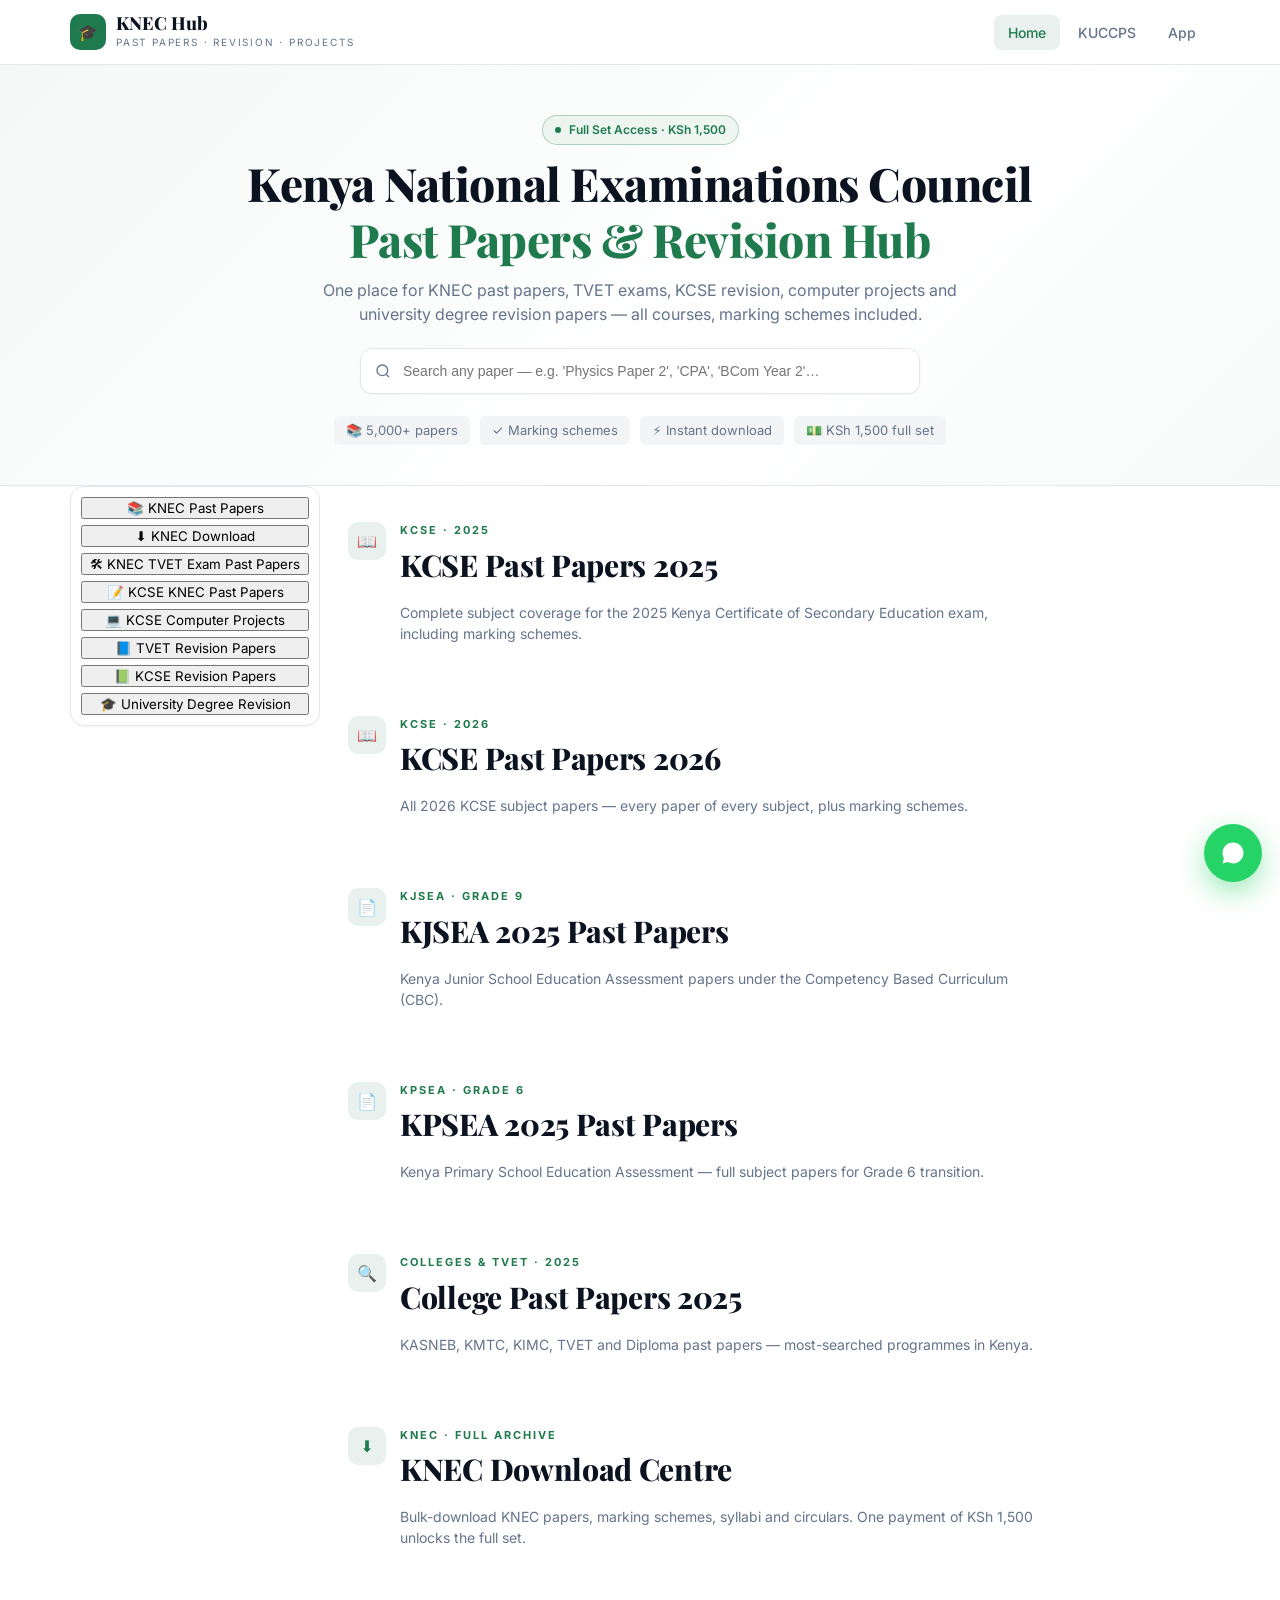
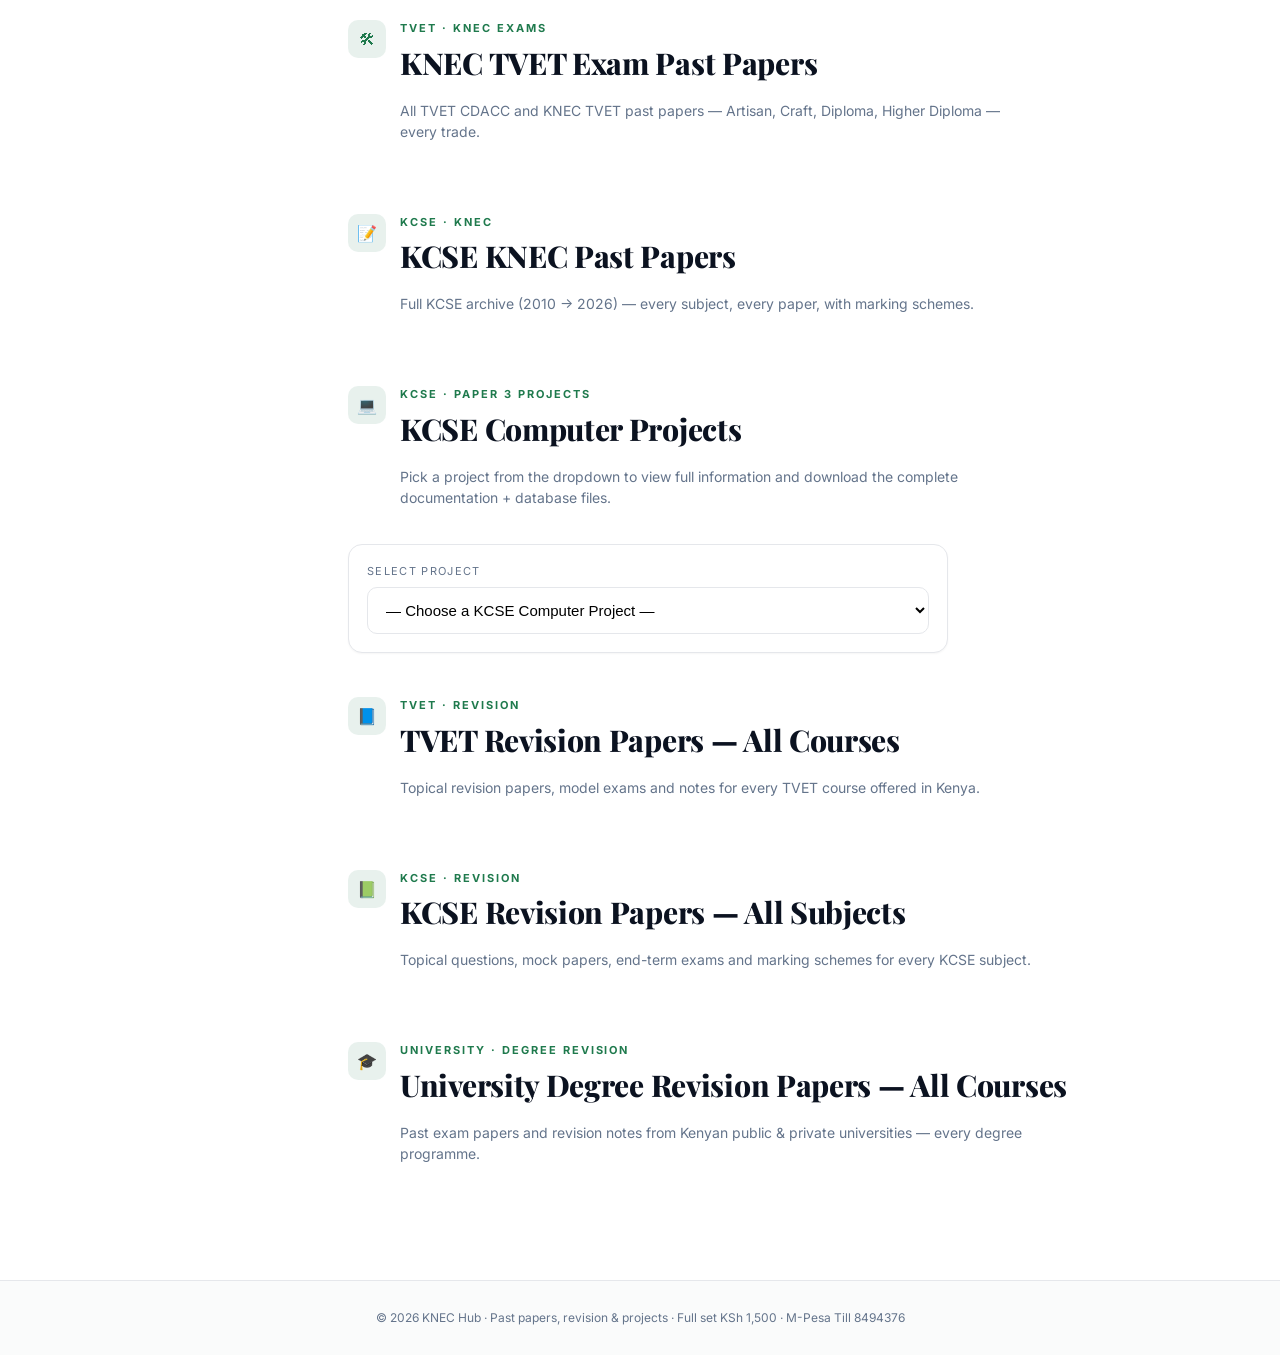
<file: index.html>
<!doctype html>
<html lang="en">
<head>
<meta charset="utf-8" />
<meta name="viewport" content="width=device-width,initial-scale=1" />
<title>KNEC Hub — KCSE, TVET, University Past Papers & Revision Downloads</title>
<meta name="description" content="Download KNEC past papers, KCSE past papers, TVET exam past papers, KCSE computer projects (Azani) and revision papers for KCSE, TVET and University degree courses." />
<link rel="stylesheet" href="styles.css" />
</head>
<body>

<!-- ================= HEADER ================= -->
<header class="header">
  <div class="header-inner">
    <a href="index.html" class="logo">
      <div class="logo-mark">🎓</div>
      <div>
        <div class="logo-text">KNEC Hub</div>
        <div class="logo-sub">Past Papers · Revision · Projects</div>
      </div>
    </a>
    <nav class="nav">
      <a href="index.html" class="active knec">Home</a>
      <a href="kuccps.html">KUCCPS</a>
      <a href="app.html">App</a>
    </nav>
  </div>

</header>

<!-- Mobile toggle for the vertical tab menu -->
<button class="tabs-toggle" id="tabs-toggle" type="button" aria-expanded="false" aria-controls="main-tabs">
  <span>📑 Browse Sections</span>
  <span class="caret">▾</span>
</button>

<!-- ================= HERO ================= -->
<section class="hero knec-hero">
  <div class="hero-inner">
    <div class="hero-pill"><span style="width:6px;height:6px;border-radius:50%;background:var(--knec)"></span> Full Set Access · KSh 1,500</div>
    <h1>Kenya National Examinations Council<span class="accent">Past Papers & Revision Hub</span></h1>
    <p>One place for KNEC past papers, TVET exams, KCSE revision, computer projects and university degree revision papers — all courses, marking schemes included.</p>

    <div class="search-wrap">
      <input id="paper-search" class="search-input" type="text" placeholder="Search any paper — e.g. 'Physics Paper 2', 'CPA', 'BCom Year 2'…" />
      <div id="search-results" class="search-results" style="display:none"></div>
    </div>

    <div class="hero-tags">
      <span class="tag">📚 5,000+ papers</span>
      <span class="tag">✓ Marking schemes</span>
      <span class="tag">⚡ Instant download</span>
      <span class="tag">💵 KSh 1,500 full set</span>
    </div>
  </div>
</section>

<!-- ================= MAIN ================= -->
<main class="container layout">

  <!-- Vertical tab sidebar (mobile: collapsible, top→bottom) -->
  <aside class="tabs-side" id="main-tabs" role="tablist">
    <button class="tab active" data-tab="knec-past"        role="tab">📚 KNEC Past Papers</button>
    <button class="tab"        data-tab="knec-download"    role="tab">⬇️ KNEC Download</button>
    <button class="tab"        data-tab="tvet-past"        role="tab">🛠 KNEC TVET Exam Past Papers</button>
    <button class="tab"        data-tab="kcse-past"        role="tab">📝 KCSE KNEC Past Papers</button>
    <button class="tab"        data-tab="kcse-projects"    role="tab">💻 KCSE Computer Projects</button>
    <button class="tab"        data-tab="tvet-revision"    role="tab">📘 TVET Revision Papers</button>
    <button class="tab"        data-tab="kcse-revision"    role="tab">📗 KCSE Revision Papers</button>
    <button class="tab"        data-tab="uni-revision"     role="tab">🎓 University Degree Revision</button>
  </aside>

  <div class="tabs-content">

  <!-- TAB 1: KNEC Past Papers (the original home page content) -->
  <div class="tab-panel active" id="panel-knec-past">
    <section class="section">
      <div class="section-header">
        <div class="section-icon">📖</div>
        <div>
          <div class="eyebrow">KCSE · 2025</div>
          <h2>KCSE Past Papers 2025</h2>
          <p class="desc">Complete subject coverage for the 2025 Kenya Certificate of Secondary Education exam, including marking schemes.</p>
        </div>
      </div>
      <div class="paper-grid" id="kcse-grid"></div>
    </section>

    <section class="section">
      <div class="section-header">
        <div class="section-icon">📖</div>
        <div>
          <div class="eyebrow">KCSE · 2026</div>
          <h2>KCSE Past Papers 2026</h2>
          <p class="desc">All 2026 KCSE subject papers — every paper of every subject, plus marking schemes.</p>
        </div>
      </div>
      <div class="paper-grid" id="kcse2026-grid"></div>
    </section>

    <section class="section">
      <div class="section-header">
        <div class="section-icon">📄</div>
        <div>
          <div class="eyebrow">KJSEA · Grade 9</div>
          <h2>KJSEA 2025 Past Papers</h2>
          <p class="desc">Kenya Junior School Education Assessment papers under the Competency Based Curriculum (CBC).</p>
        </div>
      </div>
      <div class="paper-grid" id="kjsea-grid"></div>
    </section>

    <section class="section">
      <div class="section-header">
        <div class="section-icon">📄</div>
        <div>
          <div class="eyebrow">KPSEA · Grade 6</div>
          <h2>KPSEA 2025 Past Papers</h2>
          <p class="desc">Kenya Primary School Education Assessment — full subject papers for Grade 6 transition.</p>
        </div>
      </div>
      <div class="paper-grid" id="kpsea-grid"></div>
    </section>

    <section class="section">
      <div class="section-header">
        <div class="section-icon">🔍</div>
        <div>
          <div class="eyebrow">Colleges & TVET · 2025</div>
          <h2>College Past Papers 2025</h2>
          <p class="desc">KASNEB, KMTC, KIMC, TVET and Diploma past papers — most-searched programmes in Kenya.</p>
        </div>
      </div>
      <div class="paper-grid" id="college-grid"></div>
    </section>
  </div>

  <!-- TAB 2: KNEC Download -->
  <div class="tab-panel" id="panel-knec-download">
    <section class="section">
      <div class="section-header">
        <div class="section-icon">⬇️</div>
        <div>
          <div class="eyebrow">KNEC · Full Archive</div>
          <h2>KNEC Download Centre</h2>
          <p class="desc">Bulk-download KNEC papers, marking schemes, syllabi and circulars. One payment of KSh 1,500 unlocks the full set.</p>
        </div>
      </div>
      <div class="paper-grid" id="knec-download-grid"></div>
    </section>
  </div>

  <!-- TAB 3: KNEC TVET Exam Past Papers Download -->
  <div class="tab-panel" id="panel-tvet-past">
    <section class="section">
      <div class="section-header">
        <div class="section-icon">🛠</div>
        <div>
          <div class="eyebrow">TVET · KNEC Exams</div>
          <h2>KNEC TVET Exam Past Papers</h2>
          <p class="desc">All TVET CDACC and KNEC TVET past papers — Artisan, Craft, Diploma, Higher Diploma — every trade.</p>
        </div>
      </div>
      <div class="paper-grid" id="tvet-past-grid"></div>
    </section>
  </div>

  <!-- TAB 4: KCSE KNEC Past Papers (kcse-only download) -->
  <div class="tab-panel" id="panel-kcse-past">
    <section class="section">
      <div class="section-header">
        <div class="section-icon">📝</div>
        <div>
          <div class="eyebrow">KCSE · KNEC</div>
          <h2>KCSE KNEC Past Papers</h2>
          <p class="desc">Full KCSE archive (2010 → 2026) — every subject, every paper, with marking schemes.</p>
        </div>
      </div>
      <div class="paper-grid" id="kcse-only-grid"></div>
    </section>
  </div>

  <!-- TAB 5: KCSE Computer Projects (dropdown) -->
  <div class="tab-panel" id="panel-kcse-projects">
    <section class="section">
      <div class="section-header">
        <div class="section-icon">💻</div>
        <div>
          <div class="eyebrow">KCSE · Paper 3 Projects</div>
          <h2>KCSE Computer Projects</h2>
          <p class="desc">Pick a project from the dropdown to view full information and download the complete documentation + database files.</p>
        </div>
      </div>

      <div class="tool-select-wrap" style="max-width:600px">
        <div class="tool-select-label">Select project</div>
        <select class="tool-select" id="kcse-project-select">
          <option value="">— Choose a KCSE Computer Project —</option>
          <option value="azani">Azani KCSE Computer Project</option>
        </select>
      </div>

      <!-- Azani info card -->
      <div id="project-azani" class="project-info" style="display:none">
        <div class="results-card" style="margin-top:24px">
          <div class="eyebrow" style="color:var(--knec)">Featured Project</div>
          <h2 style="margin:6px 0 10px">Azani KCSE Computer Project</h2>
          <p style="color:var(--muted-fg);max-width:720px">
            <b>Azani</b> is a complete KCSE Paper 3 Computer Studies project — a school-management style
            information system covering student registration, fees, marks entry, report generation and
            backup. It is fully compliant with the KNEC Paper 3 marking rubric: problem definition,
            user requirements, design (DFDs, ERDs), implementation (Microsoft Access / VB), testing,
            user manual and documentation are all included.
          </p>

          <ul class="bullet-list">
            <li>Complete documentation booklet (~60 pages, ready for printing)</li>
            <li>Functional Microsoft Access database with forms, queries, reports & macros</li>
            <li>Sample data + filled report templates (matches KNEC marking scheme)</li>
            <li>Entity Relationship Diagram (ERD) and Data Flow Diagrams (DFDs)</li>
            <li>Step-by-step user manual with screenshots</li>
            <li>Editable — change the school name, logo, colors before submission</li>
          </ul>

          <button class="btn btn-knec btn-lg" style="margin-top:20px" data-pay="Azani KCSE Computer Project">
            Unlock & Download — KSh 1,500
          </button>
        </div>
      </div>
    </section>
  </div>

  <!-- TAB 6: TVET Revision Papers (all courses) -->
  <div class="tab-panel" id="panel-tvet-revision">
    <section class="section">
      <div class="section-header">
        <div class="section-icon">📘</div>
        <div>
          <div class="eyebrow">TVET · Revision</div>
          <h2>TVET Revision Papers — All Courses</h2>
          <p class="desc">Topical revision papers, model exams and notes for every TVET course offered in Kenya.</p>
        </div>
      </div>
      <div class="paper-grid" id="tvet-rev-grid"></div>
    </section>
  </div>

  <!-- TAB 7: KCSE Revision Papers -->
  <div class="tab-panel" id="panel-kcse-revision">
    <section class="section">
      <div class="section-header">
        <div class="section-icon">📗</div>
        <div>
          <div class="eyebrow">KCSE · Revision</div>
          <h2>KCSE Revision Papers — All Subjects</h2>
          <p class="desc">Topical questions, mock papers, end-term exams and marking schemes for every KCSE subject.</p>
        </div>
      </div>
      <div class="paper-grid" id="kcse-rev-grid"></div>
    </section>
  </div>

  <!-- TAB 8: University Degree Revision Papers -->
  <div class="tab-panel" id="panel-uni-revision">
    <section class="section">
      <div class="section-header">
        <div class="section-icon">🎓</div>
        <div>
          <div class="eyebrow">University · Degree Revision</div>
          <h2>University Degree Revision Papers — All Courses</h2>
          <p class="desc">Past exam papers and revision notes from Kenyan public & private universities — every degree programme.</p>
        </div>
      </div>
      <div class="paper-grid" id="uni-rev-grid"></div>
    </section>
  </div>

  </div>
</main>

<!-- ================= FOOTER ================= -->
<footer class="footer">
  © <span id="yr"></span> KNEC Hub · Past papers, revision & projects · Full set KSh 1,500 · M-Pesa Till 8494376
</footer>

<!-- Floating WhatsApp button (every page) -->
<a id="wa-float" class="wa-float" target="_blank" rel="noopener" aria-label="WhatsApp assistance">
  <svg viewBox="0 0 32 32" width="28" height="28" fill="currentColor"><path d="M19.11 17.21c-.3-.15-1.78-.88-2.05-.98-.27-.1-.47-.15-.67.15-.2.3-.77.98-.94 1.18-.17.2-.35.22-.65.07-.3-.15-1.27-.47-2.42-1.5-.9-.8-1.5-1.78-1.67-2.08-.17-.3-.02-.46.13-.6.13-.13.3-.35.45-.52.15-.17.2-.3.3-.5.1-.2.05-.37-.02-.52-.07-.15-.67-1.62-.92-2.22-.24-.58-.49-.5-.67-.51l-.57-.01c-.2 0-.52.07-.79.37-.27.3-1.04 1.02-1.04 2.49 0 1.47 1.07 2.89 1.22 3.09.15.2 2.1 3.2 5.08 4.49.71.31 1.27.49 1.7.63.71.23 1.36.2 1.87.12.57-.08 1.78-.73 2.03-1.43.25-.7.25-1.3.18-1.43-.07-.13-.27-.2-.57-.35zM16.02 4C9.4 4 4 9.4 4 16.02c0 2.12.55 4.18 1.6 6L4 28l6.13-1.6a12 12 0 0 0 5.89 1.5h.01c6.62 0 12.02-5.4 12.02-12.02C28.05 9.4 22.65 4 16.02 4z"/></svg>
</a>

<script>document.getElementById("yr").textContent = new Date().getFullYear();</script>
<script src="script.js"></script>
</body>
</html>
</file>
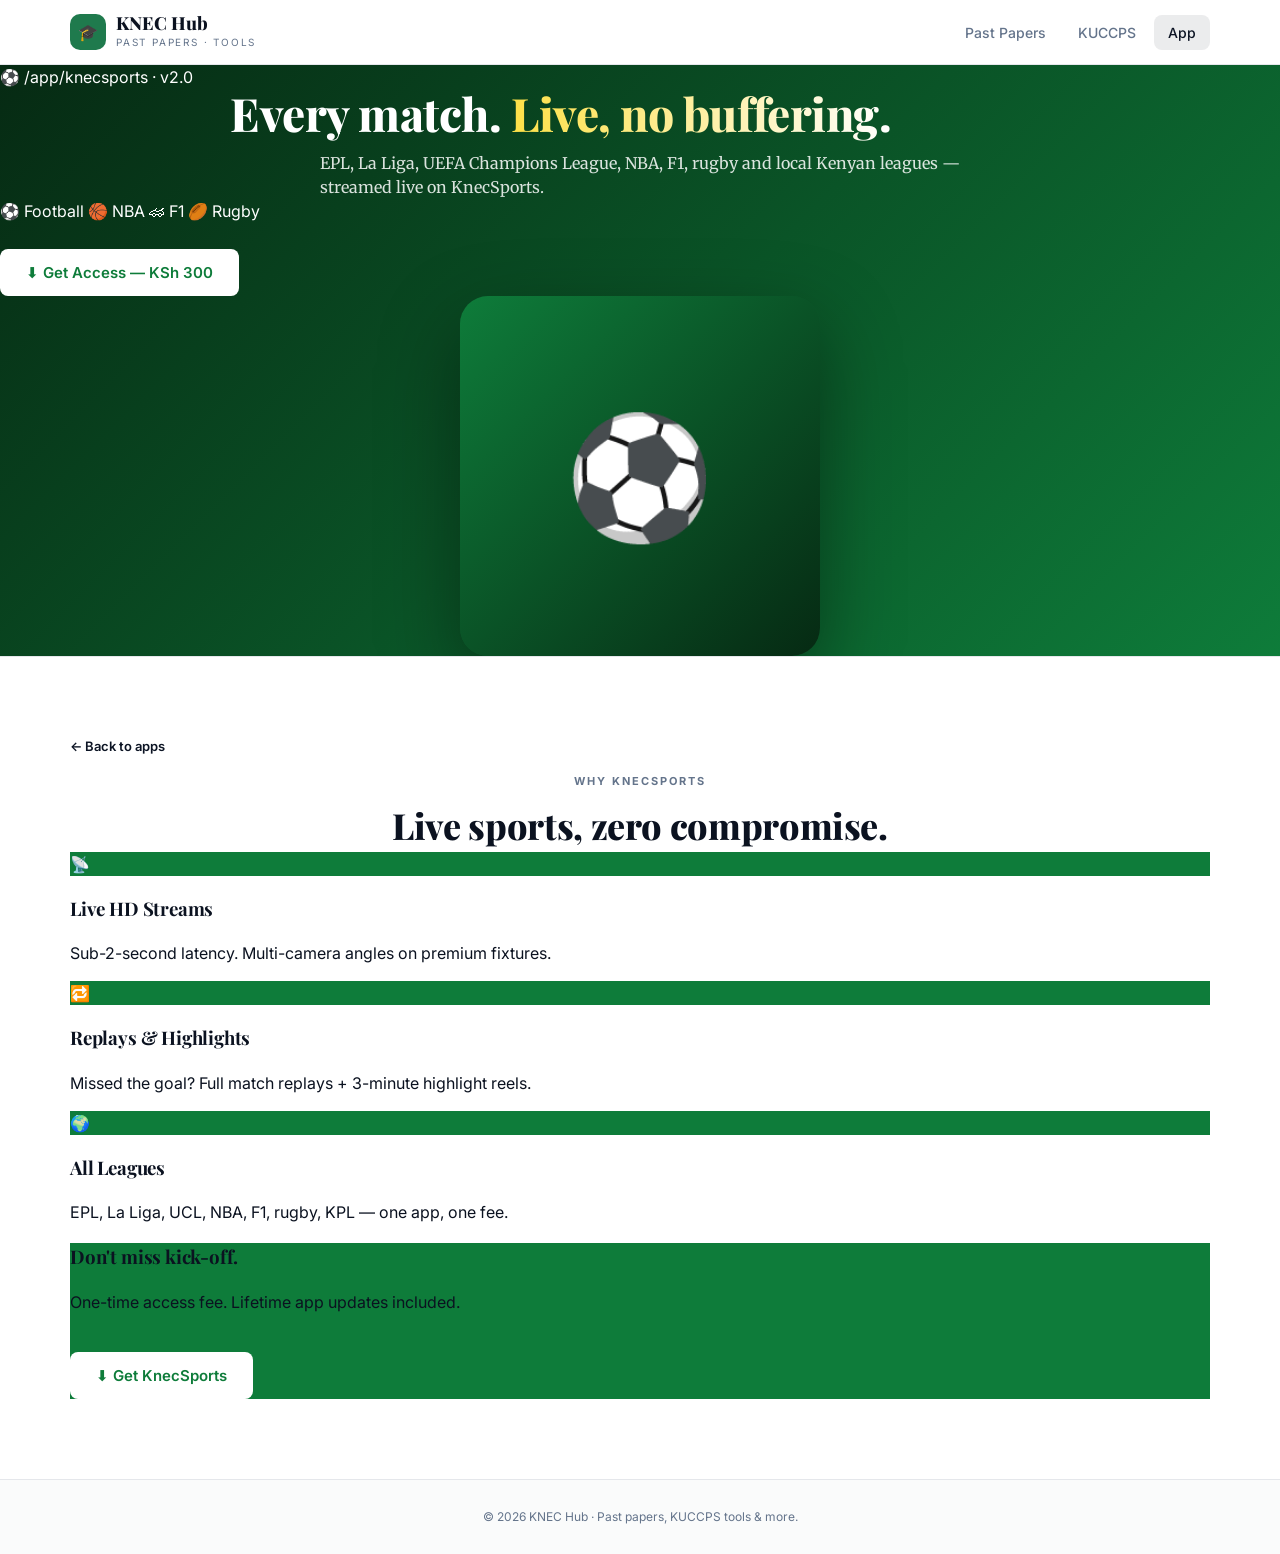
<file: app-knecsports.html>
<!doctype html>
<html lang="en">
<head>
<meta charset="utf-8" />
<meta name="viewport" content="width=device-width,initial-scale=1" />
<title>KnecSports — Live Sports on Android TV, Phone & PC | KNEC Hub</title>
<meta name="description" content="KnecSports — stream live football, basketball, F1, rugby and more on Android TV, phone, iOS and PC." />
<link rel="stylesheet" href="styles.css" />
</head>
<body>

<header class="header">
  <div class="header-inner">
    <a href="index.html" class="logo">
      <div class="logo-mark">🎓</div>
      <div>
        <div class="logo-text">KNEC Hub</div>
        <div class="logo-sub">Past Papers · Tools</div>
      </div>
    </a>
    <nav class="nav">
      <a href="index.html">Past Papers</a>
      <a href="kuccps.html">KUCCPS</a>
      <a href="app.html" class="active stream">App</a>
    </nav>
  </div>
</header>

<section class="hero stream-hero" style="background:linear-gradient(135deg,#062a13,#0e7c3a)">
  <div class="stream-hero-grid">
    <div>
      <div class="stream-pill">⚽ /app/knecsports · v2.0</div>
      <h1>Every match. <span class="grad" style="background:linear-gradient(90deg,#fde047,#ffffff);-webkit-background-clip:text;background-clip:text;color:transparent">Live, no buffering.</span></h1>
      <p class="serif">EPL, La Liga, UEFA Champions League, NBA, F1, rugby and local Kenyan leagues — streamed live on KnecSports.</p>
      <div class="stream-icons">
        <span>⚽ Football</span>
        <span>🏀 NBA</span>
        <span>🏎 F1</span>
        <span>🏉 Rugby</span>
      </div>
      <button class="btn btn-stream btn-lg" data-sports-pay style="margin-top:26px;background:white;color:#0e7c3a">⬇ Get Access — KSh 300</button>
    </div>
    <div class="stream-img-wrap">
      <div style="width:100%;max-width:360px;margin:0 auto;aspect-ratio:1;border-radius:28px;background:linear-gradient(135deg,#0e7c3a,#062a13);display:grid;place-items:center;font-size:120px;box-shadow:0 30px 80px rgba(0,0,0,0.4)">⚽</div>
    </div>
  </div>
</section>

<main class="container" style="padding-top:60px">
  <p><a href="app.html" style="color:var(--stream);font-size:13px;font-weight:600">← Back to apps</a></p>
  <div style="text-align:center">
    <div class="eyebrow" style="color:var(--muted-fg)">Why KnecSports</div>
    <h2 style="font-size:clamp(26px,3vw,36px);font-weight:800;margin:8px 0 0">Live sports, zero compromise.</h2>
  </div>

  <div class="feature-grid">
    <div class="feature-card">
      <div class="icon-box" style="background:#0e7c3a">📡</div>
      <h3>Live HD Streams</h3>
      <p>Sub-2-second latency. Multi-camera angles on premium fixtures.</p>
    </div>
    <div class="feature-card">
      <div class="icon-box" style="background:#0e7c3a">🔁</div>
      <h3>Replays & Highlights</h3>
      <p>Missed the goal? Full match replays + 3-minute highlight reels.</p>
    </div>
    <div class="feature-card">
      <div class="icon-box" style="background:#0e7c3a">🌍</div>
      <h3>All Leagues</h3>
      <p>EPL, La Liga, UCL, NBA, F1, rugby, KPL — one app, one fee.</p>
    </div>
  </div>

  <div class="cta-block" style="background:#0e7c3a">
    <h3>Don't miss kick-off.</h3>
    <p>One-time access fee. Lifetime app updates included.</p>
    <button class="btn btn-lg" data-sports-pay style="margin-top:22px;background:white;color:#0e7c3a">⬇ Get KnecSports</button>
  </div>
</main>

<footer class="footer">
  © <span id="yr"></span> KNEC Hub · Past papers, KUCCPS tools & more.
</footer>

<script>document.getElementById("yr").textContent = new Date().getFullYear();</script>
<script src="script.js"></script>
</body>
</html>
</file>
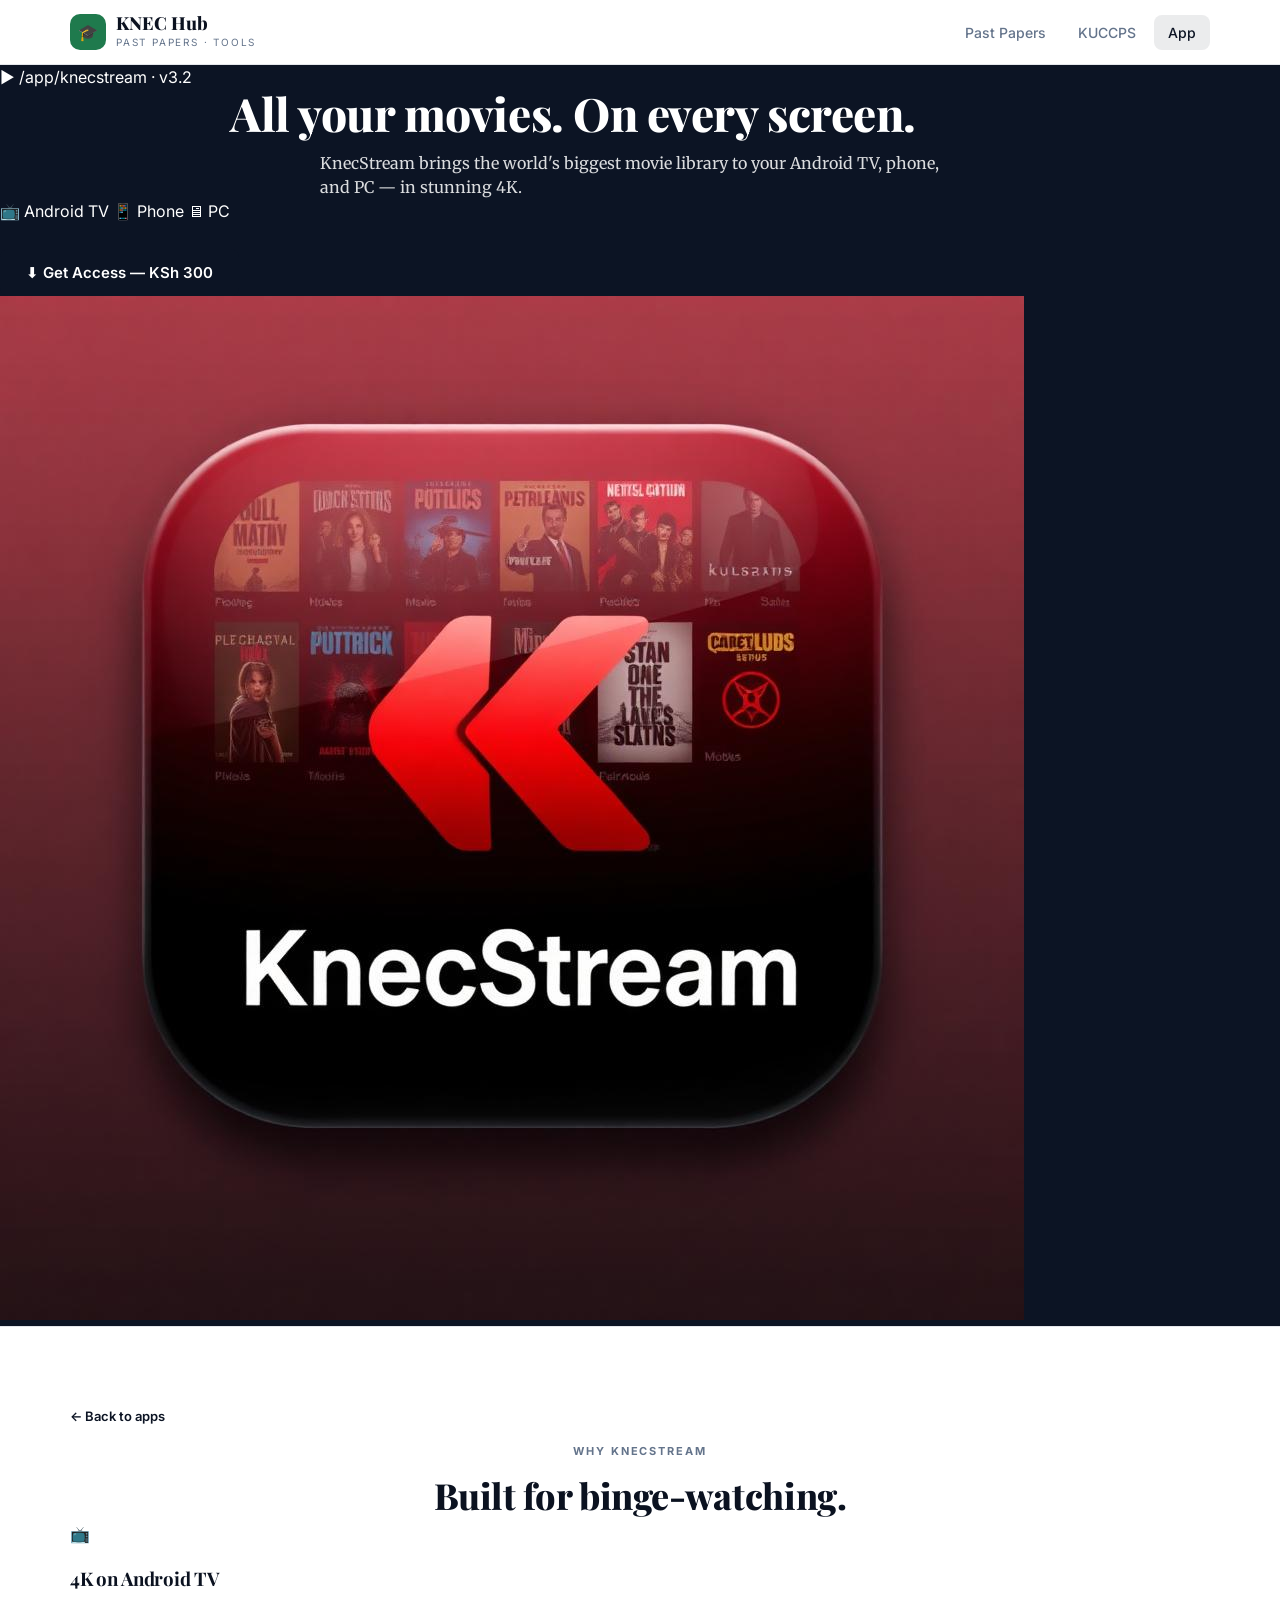
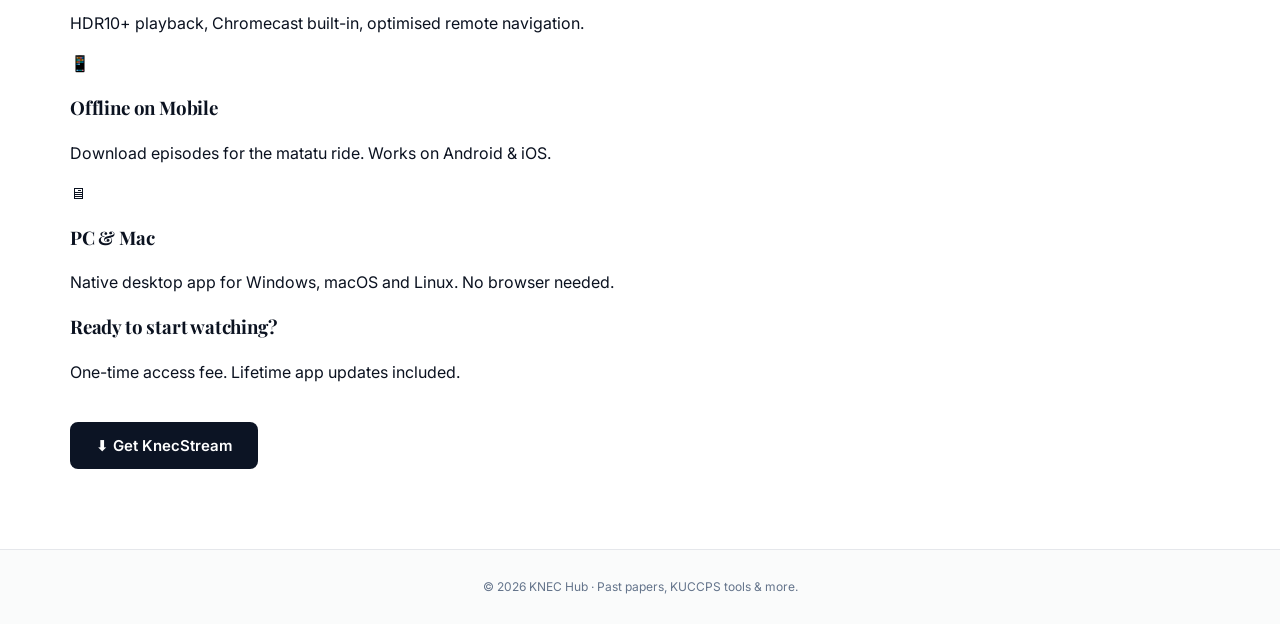
<file: app-knecstream.html>
<!doctype html>
<html lang="en">
<head>
<meta charset="utf-8" />
<meta name="viewport" content="width=device-width,initial-scale=1" />
<title>KnecStream — Movies on Android TV, Phone & PC | KNEC Hub</title>
<meta name="description" content="KnecStream — stream movies and series on Android TV, Android phone, iOS and PC." />
<link rel="stylesheet" href="styles.css" />
</head>
<body>

<header class="header">
  <div class="header-inner">
    <a href="index.html" class="logo">
      <div class="logo-mark">🎓</div>
      <div>
        <div class="logo-text">KNEC Hub</div>
        <div class="logo-sub">Past Papers · Tools</div>
      </div>
    </a>
    <nav class="nav">
      <a href="index.html">Past Papers</a>
      <a href="kuccps.html">KUCCPS</a>
      <a href="app.html" class="active stream">App</a>
    </nav>
  </div>
</header>

<section class="hero stream-hero">
  <div class="stream-hero-grid">
    <div>
      <div class="stream-pill">▶ /app/knecstream · v3.2</div>
      <h1>All your movies. <span class="grad">On every screen.</span></h1>
      <p class="serif">KnecStream brings the world's biggest movie library to your Android TV, phone, and PC — in stunning 4K.</p>
      <div class="stream-icons">
        <span>📺 Android TV</span>
        <span>📱 Phone</span>
        <span>🖥 PC</span>
      </div>
      <button class="btn btn-stream btn-lg" data-stream-pay style="margin-top:26px">⬇ Get Access — KSh 300</button>
    </div>
    <div class="stream-img-wrap">
      <img src="knecstream.jpg" alt="KnecStream movie app icon" loading="lazy" />
    </div>
  </div>
</section>

<main class="container" style="padding-top:60px">
  <p><a href="app.html" style="color:var(--stream);font-size:13px;font-weight:600">← Back to apps</a></p>
  <div style="text-align:center">
    <div class="eyebrow" style="color:var(--muted-fg)">Why KnecStream</div>
    <h2 style="font-size:clamp(26px,3vw,36px);font-weight:800;margin:8px 0 0">Built for binge-watching.</h2>
  </div>

  <div class="feature-grid">
    <div class="feature-card">
      <div class="icon-box">📺</div>
      <h3>4K on Android TV</h3>
      <p>HDR10+ playback, Chromecast built-in, optimised remote navigation.</p>
    </div>
    <div class="feature-card">
      <div class="icon-box">📱</div>
      <h3>Offline on Mobile</h3>
      <p>Download episodes for the matatu ride. Works on Android & iOS.</p>
    </div>
    <div class="feature-card">
      <div class="icon-box">🖥</div>
      <h3>PC & Mac</h3>
      <p>Native desktop app for Windows, macOS and Linux. No browser needed.</p>
    </div>
  </div>

  <div class="cta-block">
    <h3>Ready to start watching?</h3>
    <p>One-time access fee. Lifetime app updates included.</p>
    <button class="btn btn-stream btn-lg" data-stream-pay style="margin-top:22px">⬇ Get KnecStream</button>
  </div>
</main>

<footer class="footer">
  © <span id="yr"></span> KNEC Hub · Past papers, KUCCPS tools & more.
</footer>

<script>document.getElementById("yr").textContent = new Date().getFullYear();</script>
<script src="script.js"></script>
</body>
</html>
</file>
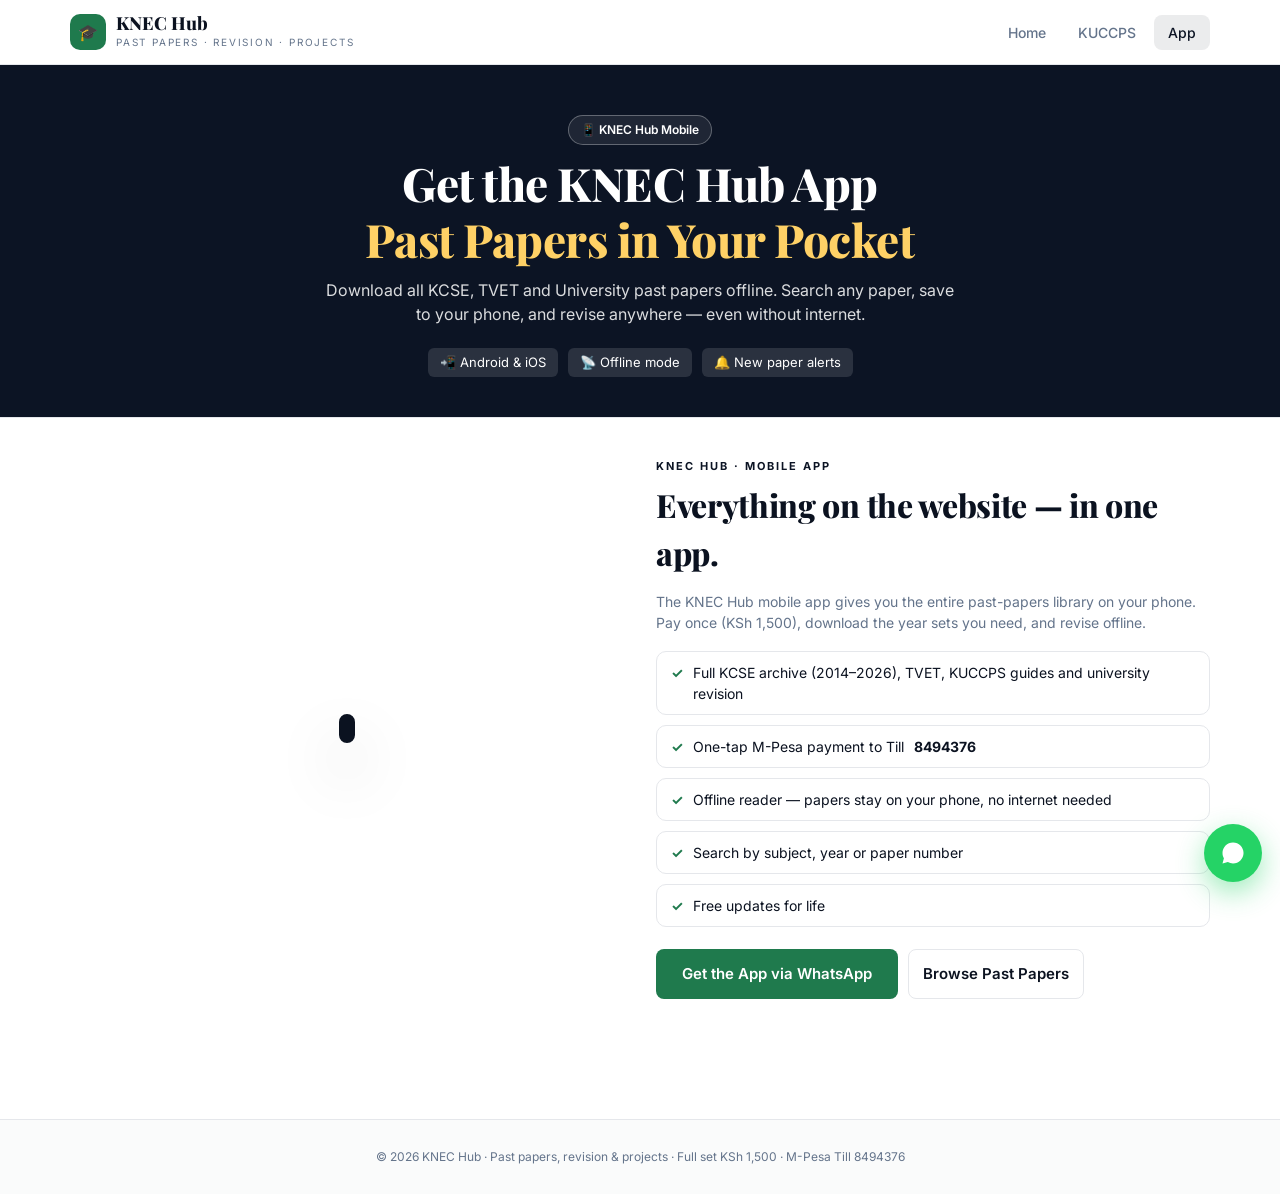
<file: app.html>
<!doctype html>
<html lang="en">
<head>
<meta charset="utf-8" />
<meta name="viewport" content="width=device-width,initial-scale=1" />
<title>KNEC Hub Mobile App — Past Papers Offline | KNEC Hub</title>
<meta name="description" content="Download the KNEC Hub mobile app — KCSE, TVET and university past papers offline. KSh 1,500 unlocks the full library." />
<link rel="icon" type="image/svg+xml" href="favicon.svg" />
<link rel="apple-touch-icon" href="favicon.svg" />
<meta property="og:title" content="KNEC Hub Mobile App — Past Papers Offline | KNEC Hub" />
<meta property="og:description" content="Download the KNEC Hub mobile app — KCSE, TVET and university past papers offline. KSh 1,500 unlocks the full library." />
<meta property="og:type" content="website" />
<meta property="og:image" content="preview.jpg" />
<meta name="twitter:card" content="summary_large_image" />
<meta name="twitter:image" content="preview.jpg" />
<link rel="stylesheet" href="styles.css" />
</head>
<body data-page="app" class="stream-page">

<header class="header">
  <div class="header-inner">
    <a href="index.html" class="logo">
      <div class="logo-mark">🎓</div>
      <div>
        <div class="logo-text">KNEC Hub</div>
        <div class="logo-sub">Past Papers · Revision · Projects</div>
      </div>
    </a>
    <nav class="nav">
      <a href="index.html">Home</a>
      <a href="kuccps.html">KUCCPS</a>
      <a href="app.html" class="active stream">App</a>
    </nav>
  </div>
</header>

<button class="tabs-toggle" id="tabs-toggle" type="button" aria-expanded="false" aria-controls="main-tabs">
  <span>📑 Browse Sections</span>
  <span class="caret">▾</span>
</button>

<section class="hero stream-hero">
  <div class="hero-inner">
    <div class="hero-pill">📱 KNEC Hub Mobile</div>
    <h1>Get the KNEC Hub App<span class="accent">Past Papers in Your Pocket</span></h1>
    <p>Download all KCSE, TVET and University past papers offline. Search any paper, save to your phone, and revise anywhere — even without internet.</p>
    <div class="hero-tags">
      <span class="tag">📲 Android & iOS</span>
      <span class="tag">📡 Offline mode</span>
      <span class="tag">🔔 New paper alerts</span>
    </div>
  </div>
</section>

<main class="container">
<section class="section app-promo">
  <div class="phone-mock"></div>
  <div>
    <div class="eyebrow">KNEC Hub · Mobile App</div>
    <h2 style="font-size:clamp(24px,3vw,32px);margin:6px 0 8px">Everything on the website — in one app.</h2>
    <p class="desc" style="max-width:none">The KNEC Hub mobile app gives you the entire past-papers library on your phone. Pay once (KSh 1,500), download the year sets you need, and revise offline.</p>
    <ul class="app-features">
      <li>Full KCSE archive (2014–2026), TVET, KUCCPS guides and university revision</li>
      <li>One-tap M-Pesa payment to Till <b>8494376</b></li>
      <li>Offline reader — papers stay on your phone, no internet needed</li>
      <li>Search by subject, year or paper number</li>
      <li>Free updates for life</li>
    </ul>
    <div style="margin-top:22px;display:flex;gap:10px;flex-wrap:wrap">
      <a class="btn btn-knec btn-lg" href="https://wa.me/254734002689?text=Hi%20KNEC%20Hub%2C%20please%20send%20me%20the%20app%20download%20link." target="_blank" rel="noopener">Get the App via WhatsApp</a>
      <a class="btn btn-outline btn-lg" href="index.html">Browse Past Papers</a>
    </div>
  </div>
</section>
</main>

<footer class="footer">
  © <span id="yr"></span> KNEC Hub · Past papers, revision & projects · Full set KSh 1,500 · M-Pesa Till 8494376
</footer>

<a id="wa-float" class="wa-float" target="_blank" rel="noopener" aria-label="WhatsApp assistance">
  <svg viewBox="0 0 32 32" width="28" height="28" fill="currentColor"><path d="M19.11 17.21c-.3-.15-1.78-.88-2.05-.98-.27-.1-.47-.15-.67.15-.2.3-.77.98-.94 1.18-.17.2-.35.22-.65.07-.3-.15-1.27-.47-2.42-1.5-.9-.8-1.5-1.78-1.67-2.08-.17-.3-.02-.46.13-.6.13-.13.3-.35.45-.52.15-.17.2-.3.3-.5.1-.2.05-.37-.02-.52-.07-.15-.67-1.62-.92-2.22-.24-.58-.49-.5-.67-.51l-.57-.01c-.2 0-.52.07-.79.37-.27.3-1.04 1.02-1.04 2.49 0 1.47 1.07 2.89 1.22 3.09.15.2 2.1 3.2 5.08 4.49.71.31 1.27.49 1.7.63.71.23 1.36.2 1.87.12.57-.08 1.78-.73 2.03-1.43.25-.7.25-1.3.18-1.43-.07-.13-.27-.2-.57-.35zM16.02 4C9.4 4 4 9.4 4 16.02c0 2.12.55 4.18 1.6 6L4 28l6.13-1.6a12 12 0 0 0 5.89 1.5h.01c6.62 0 12.02-5.4 12.02-12.02C28.05 9.4 22.65 4 16.02 4z"/></svg>
</a>

<script src="script.js"></script>
</body>
</html>
</file>
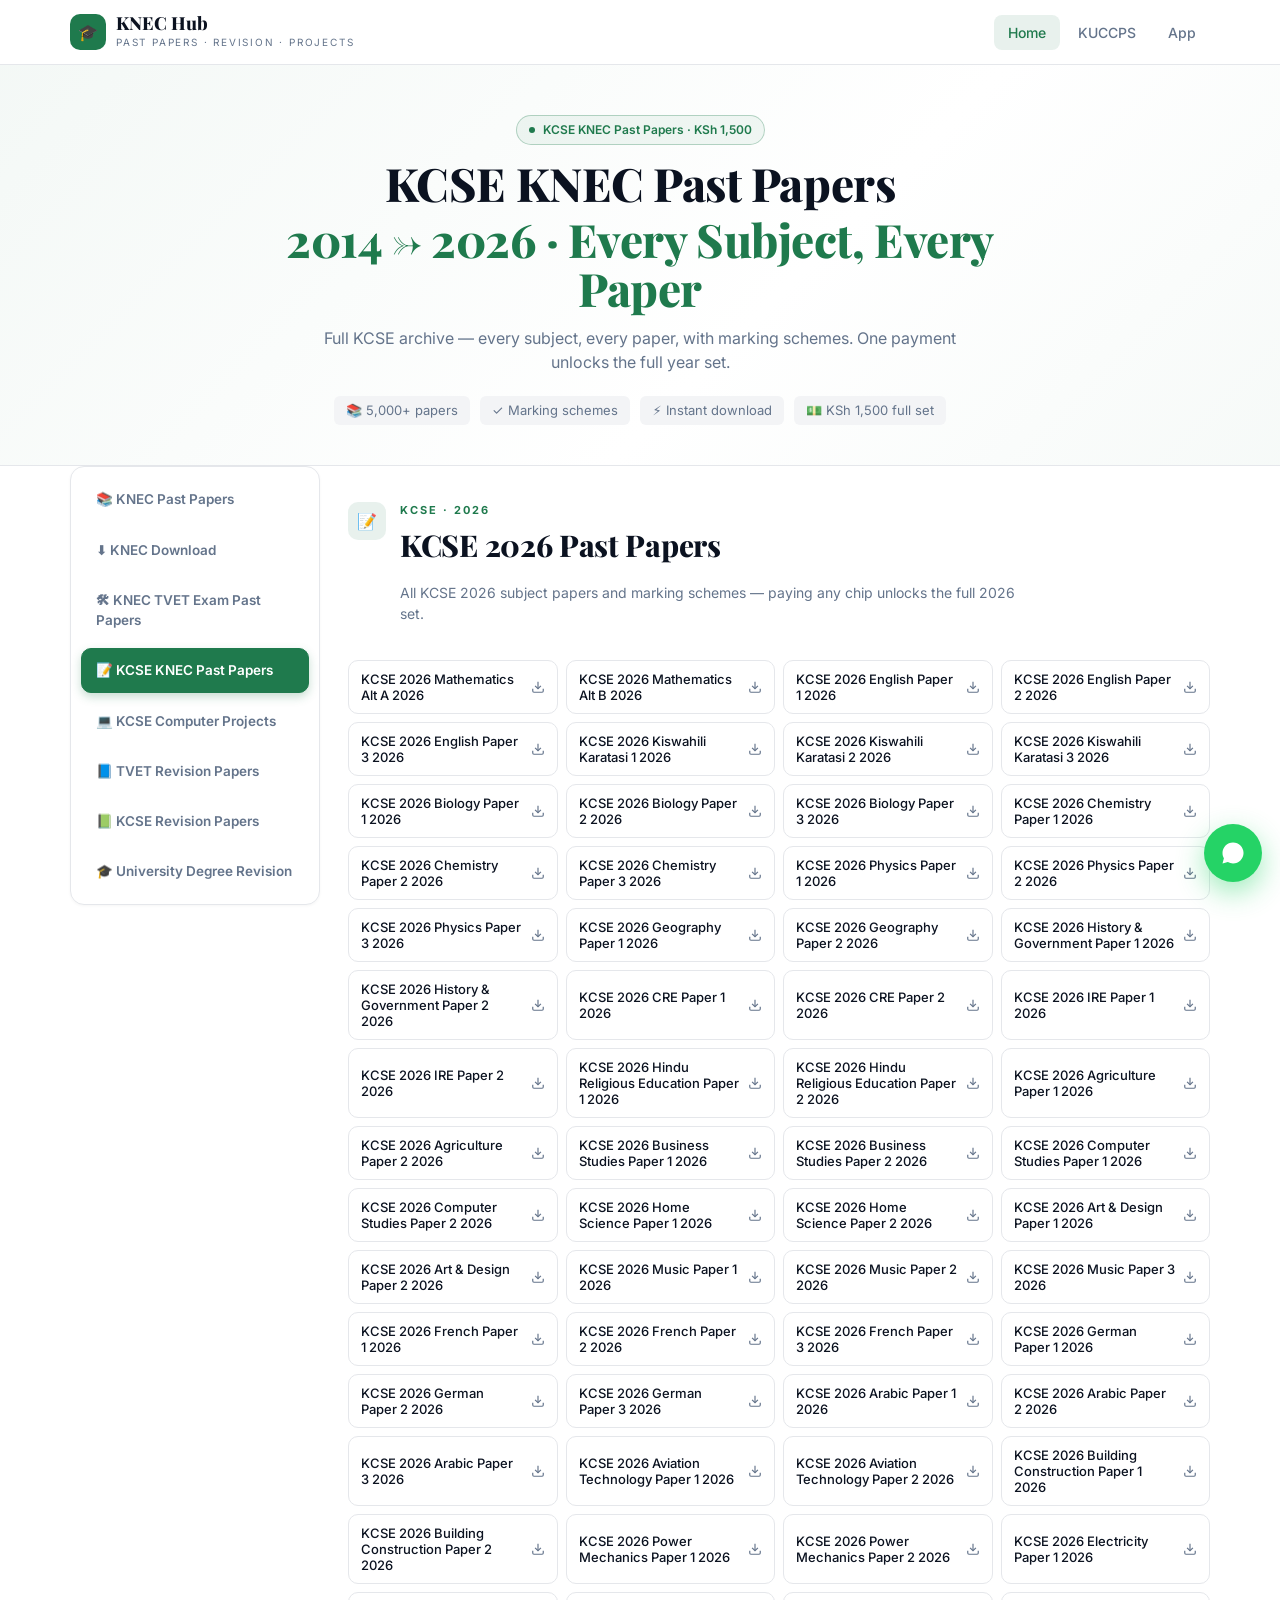
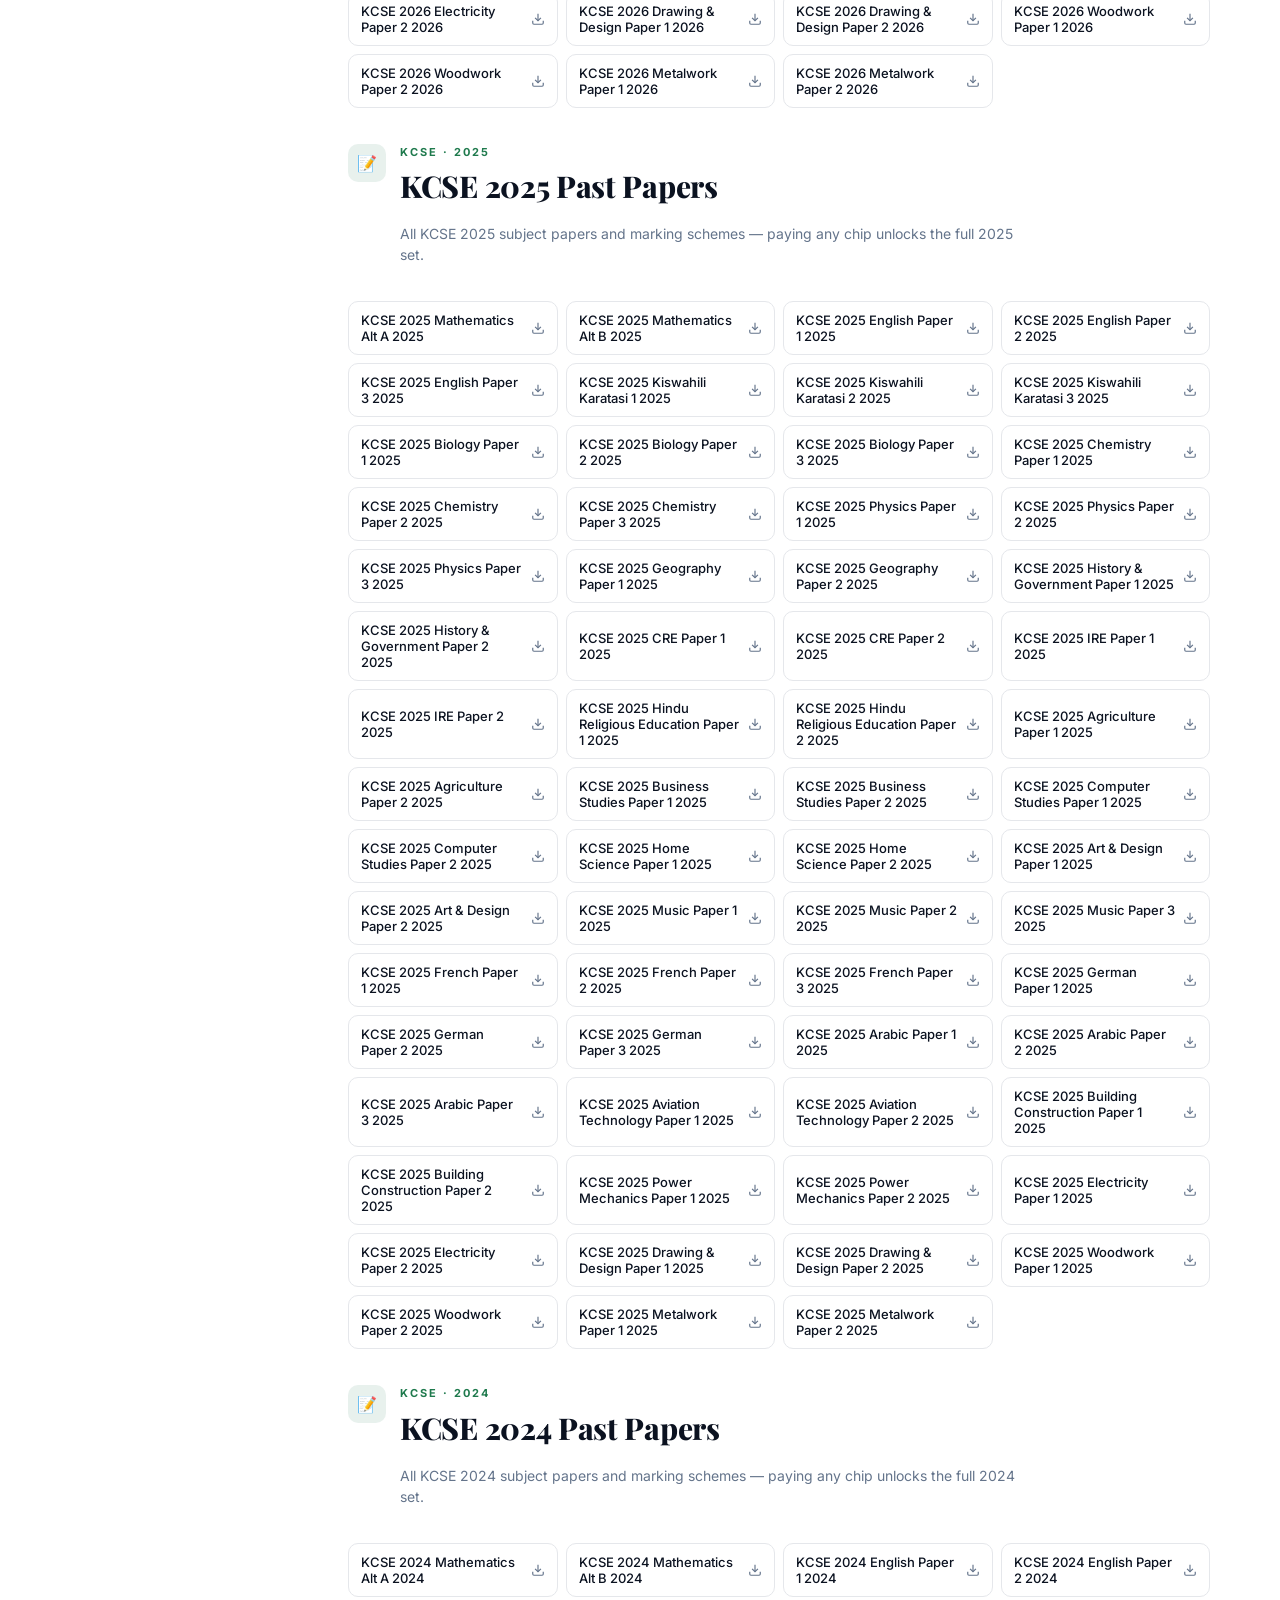
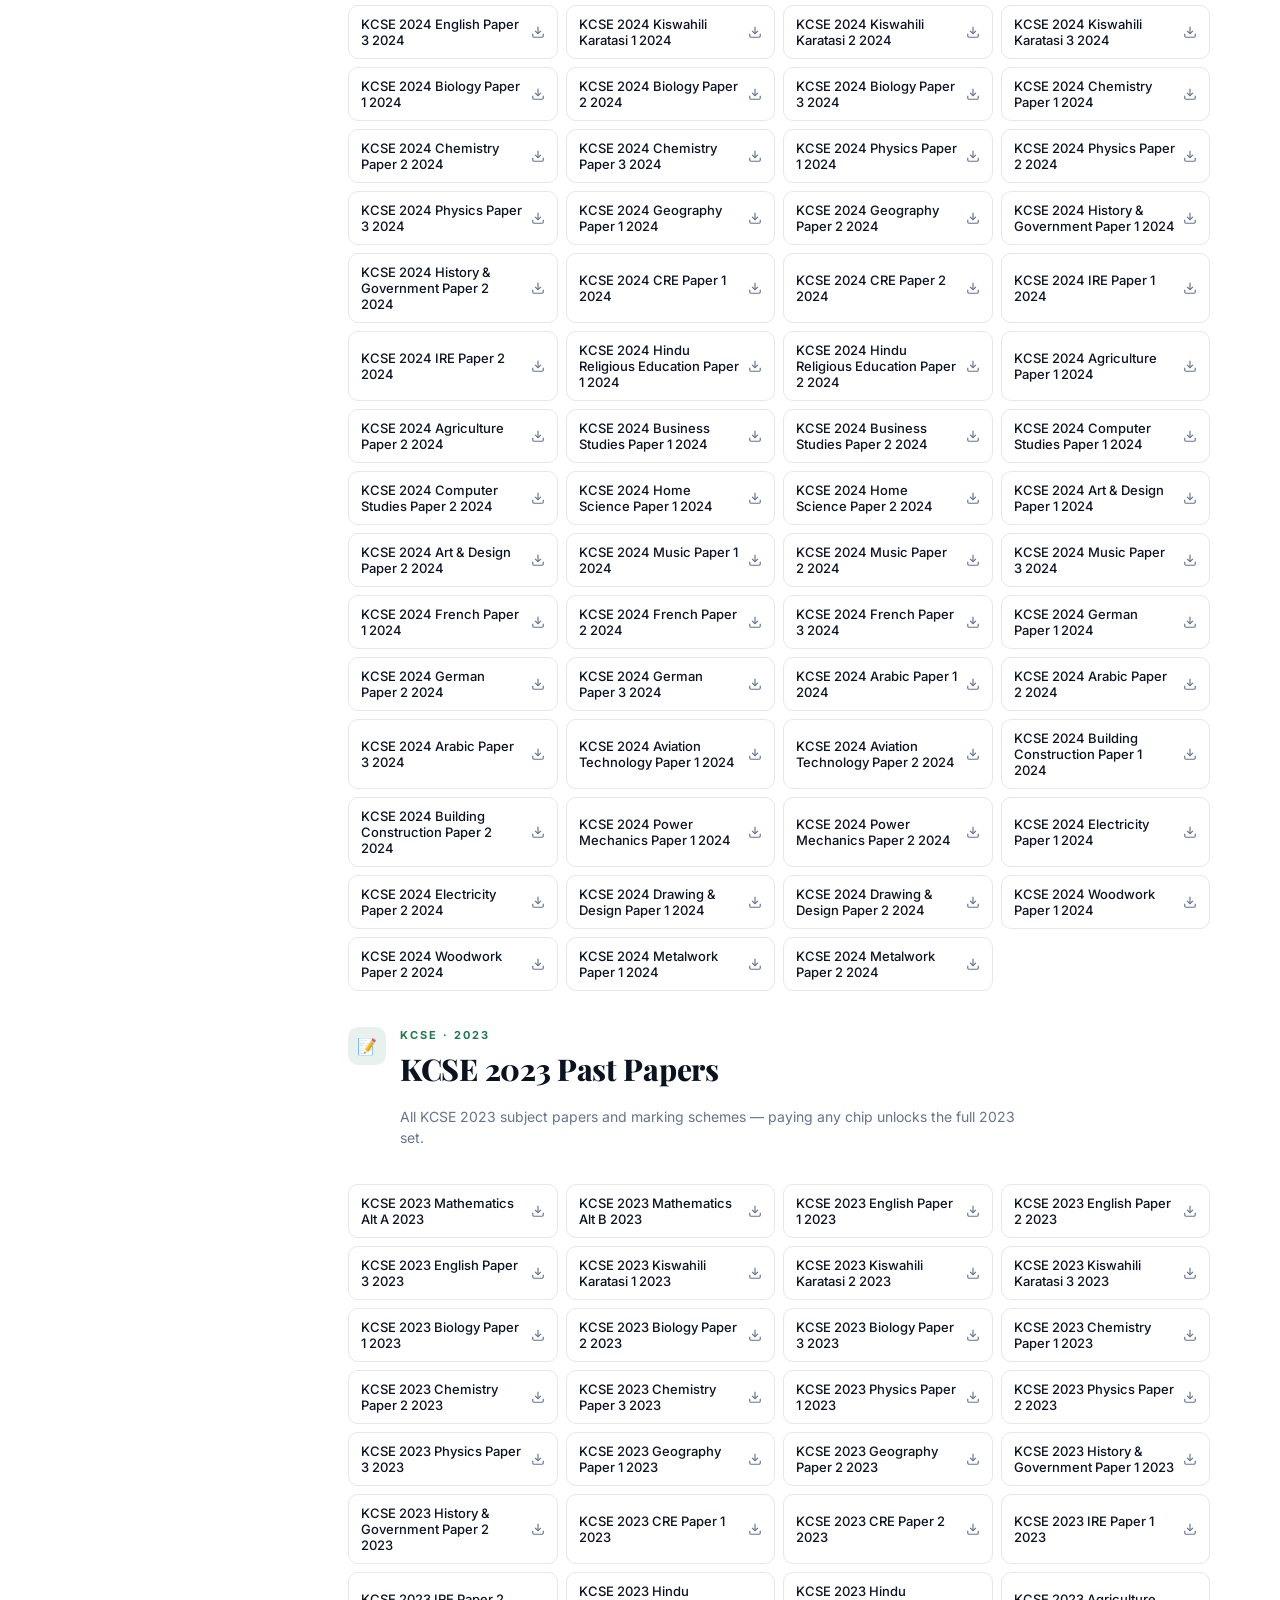
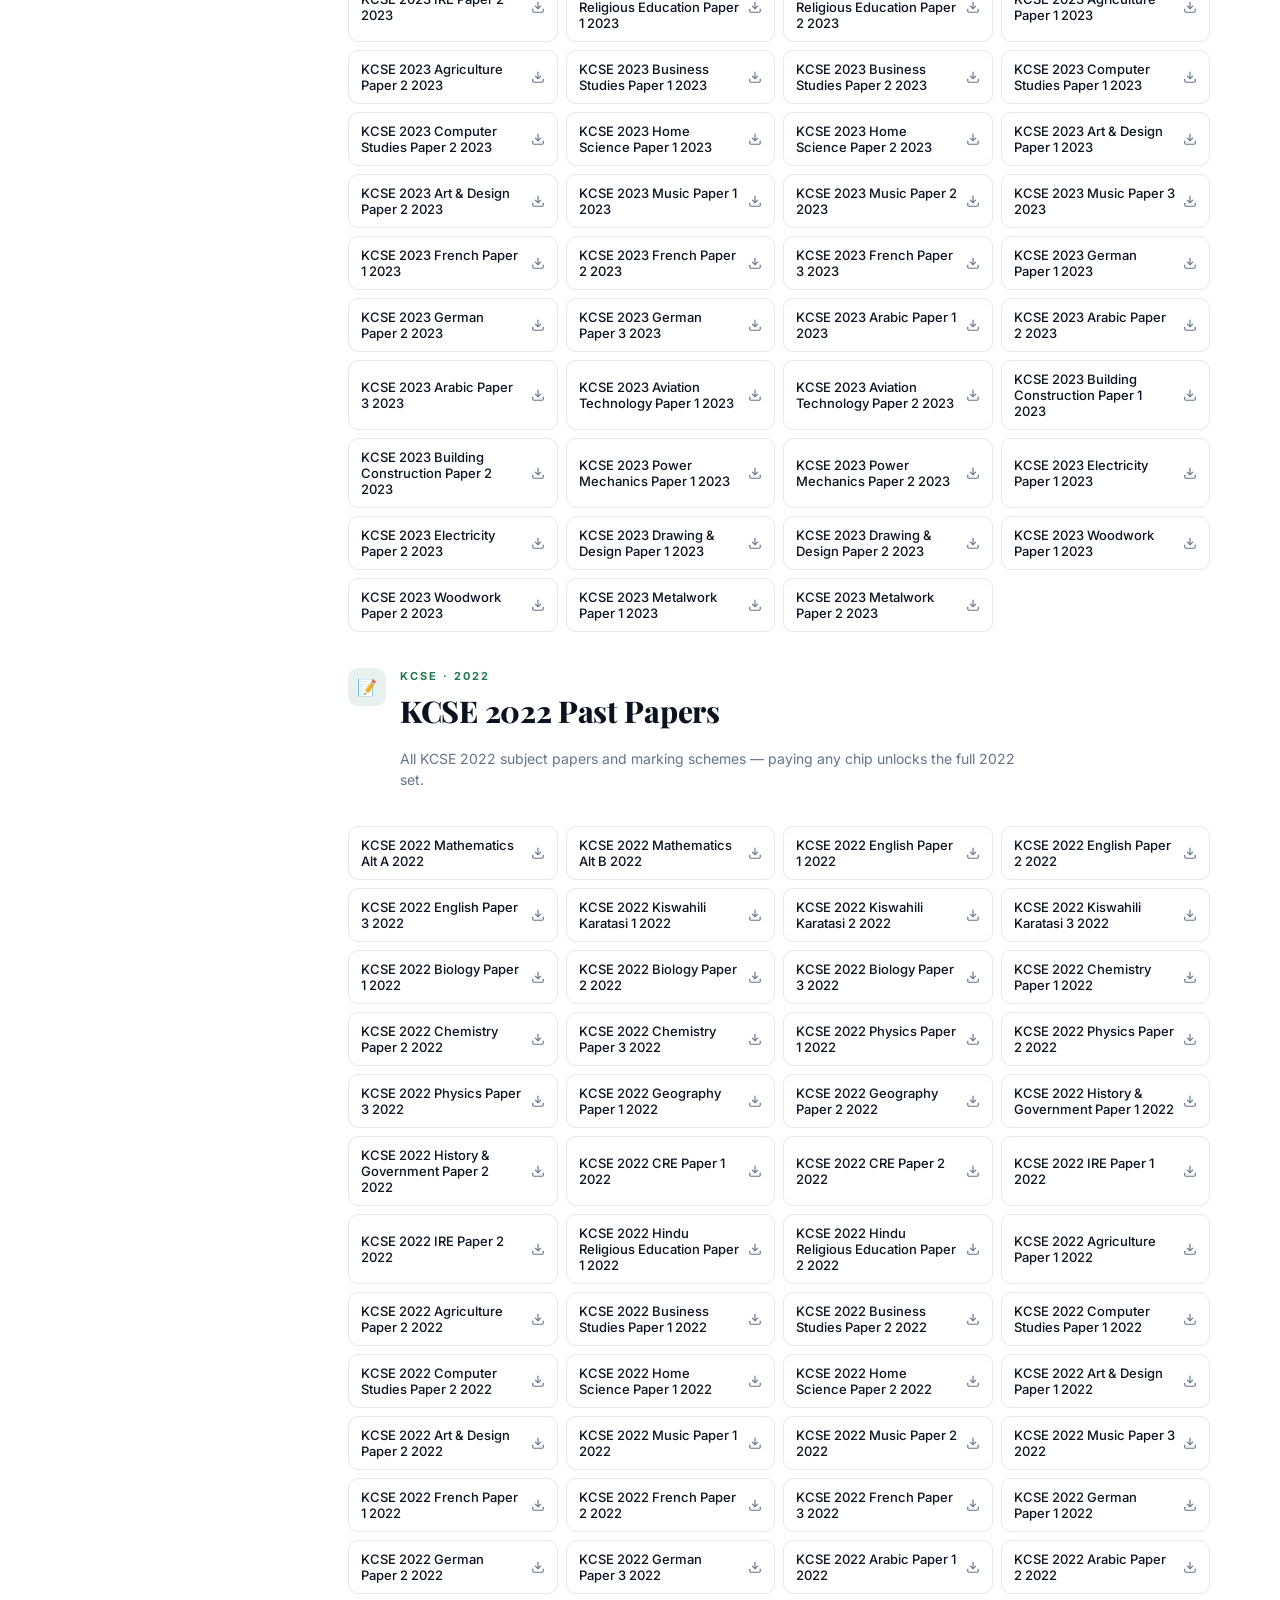
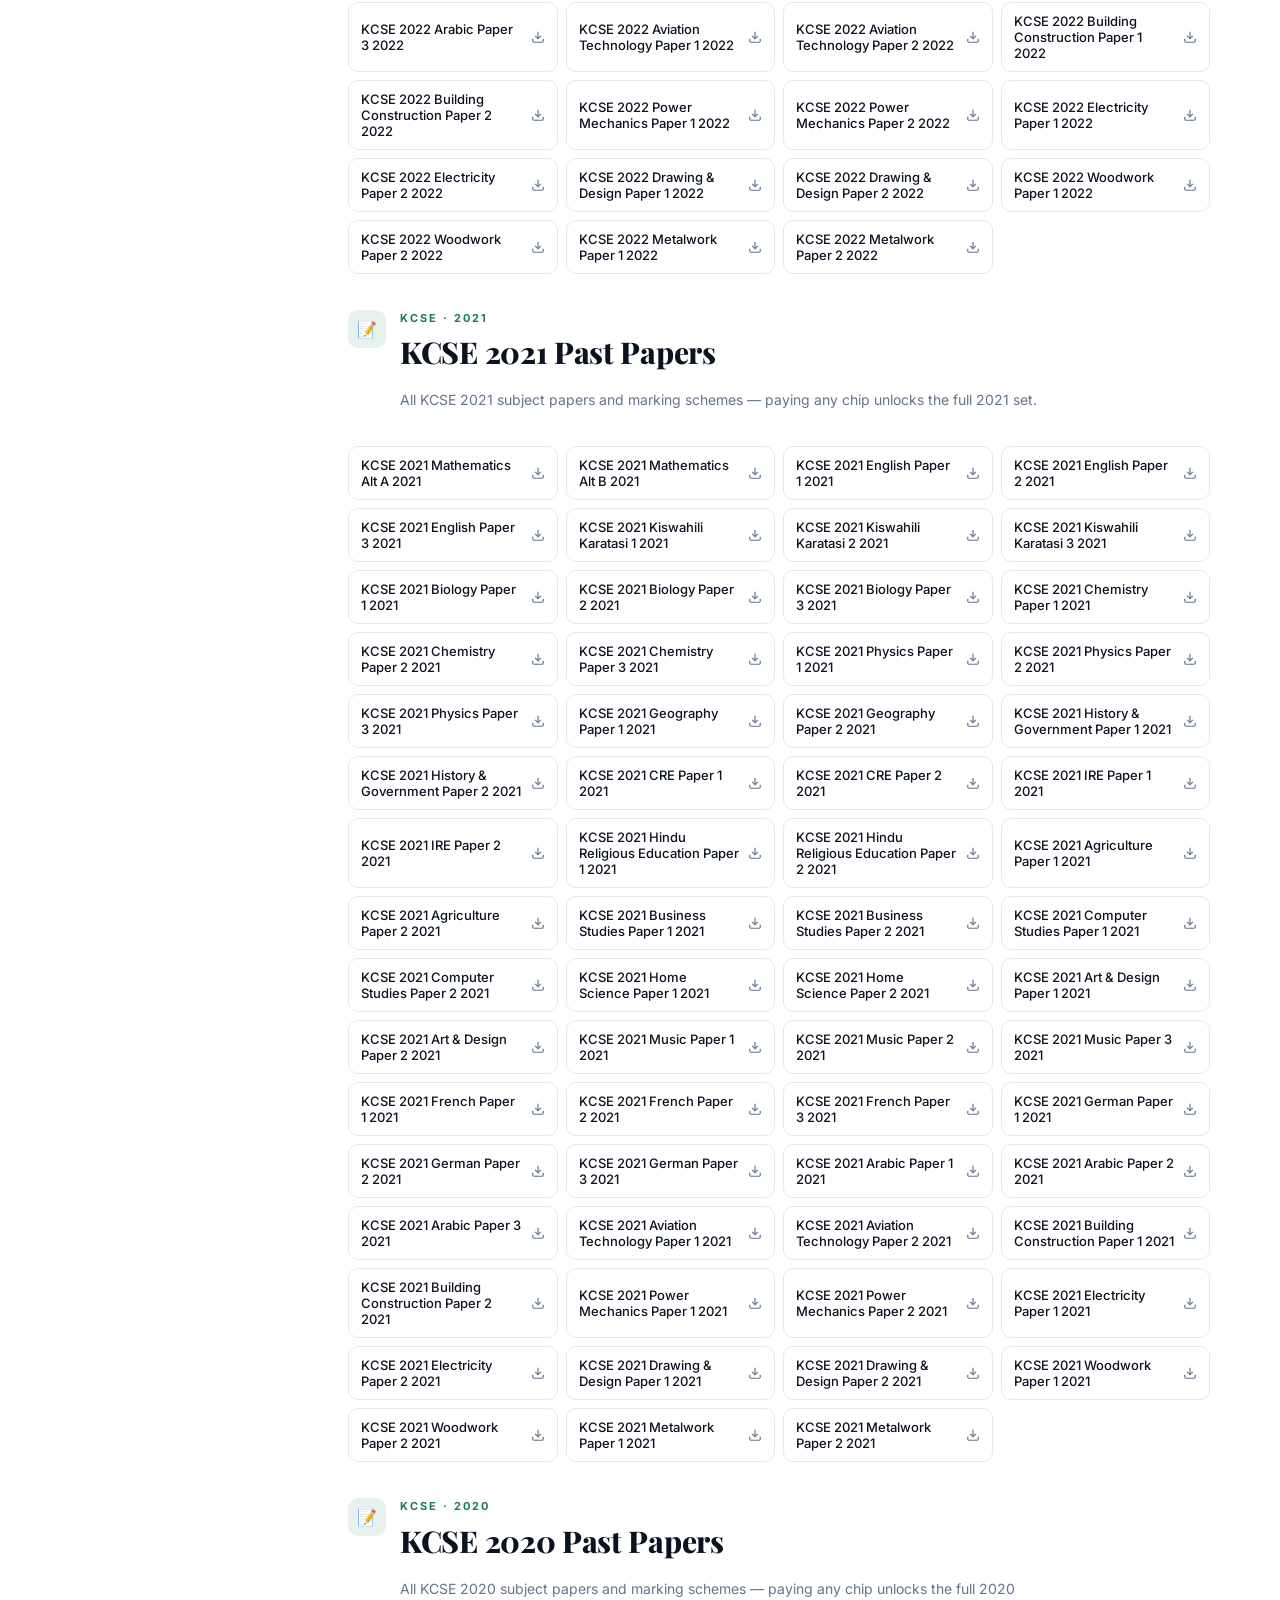
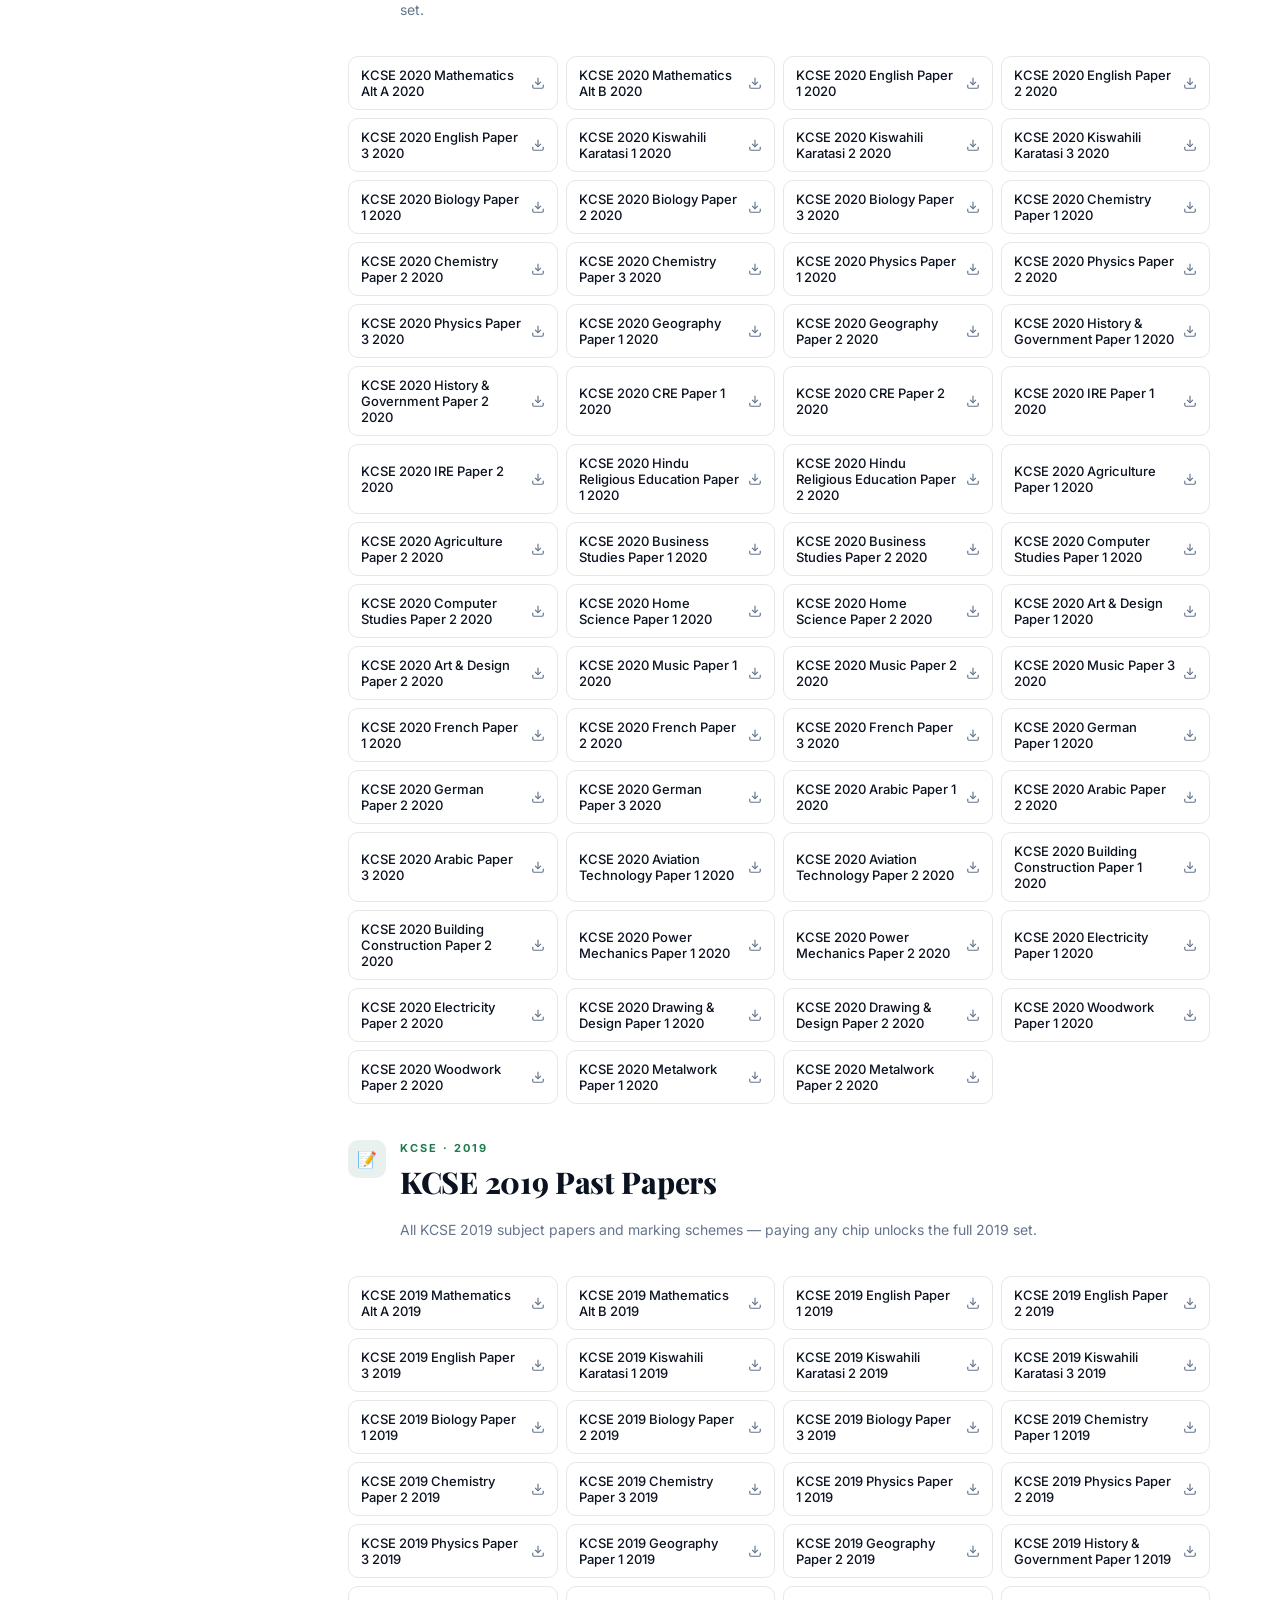
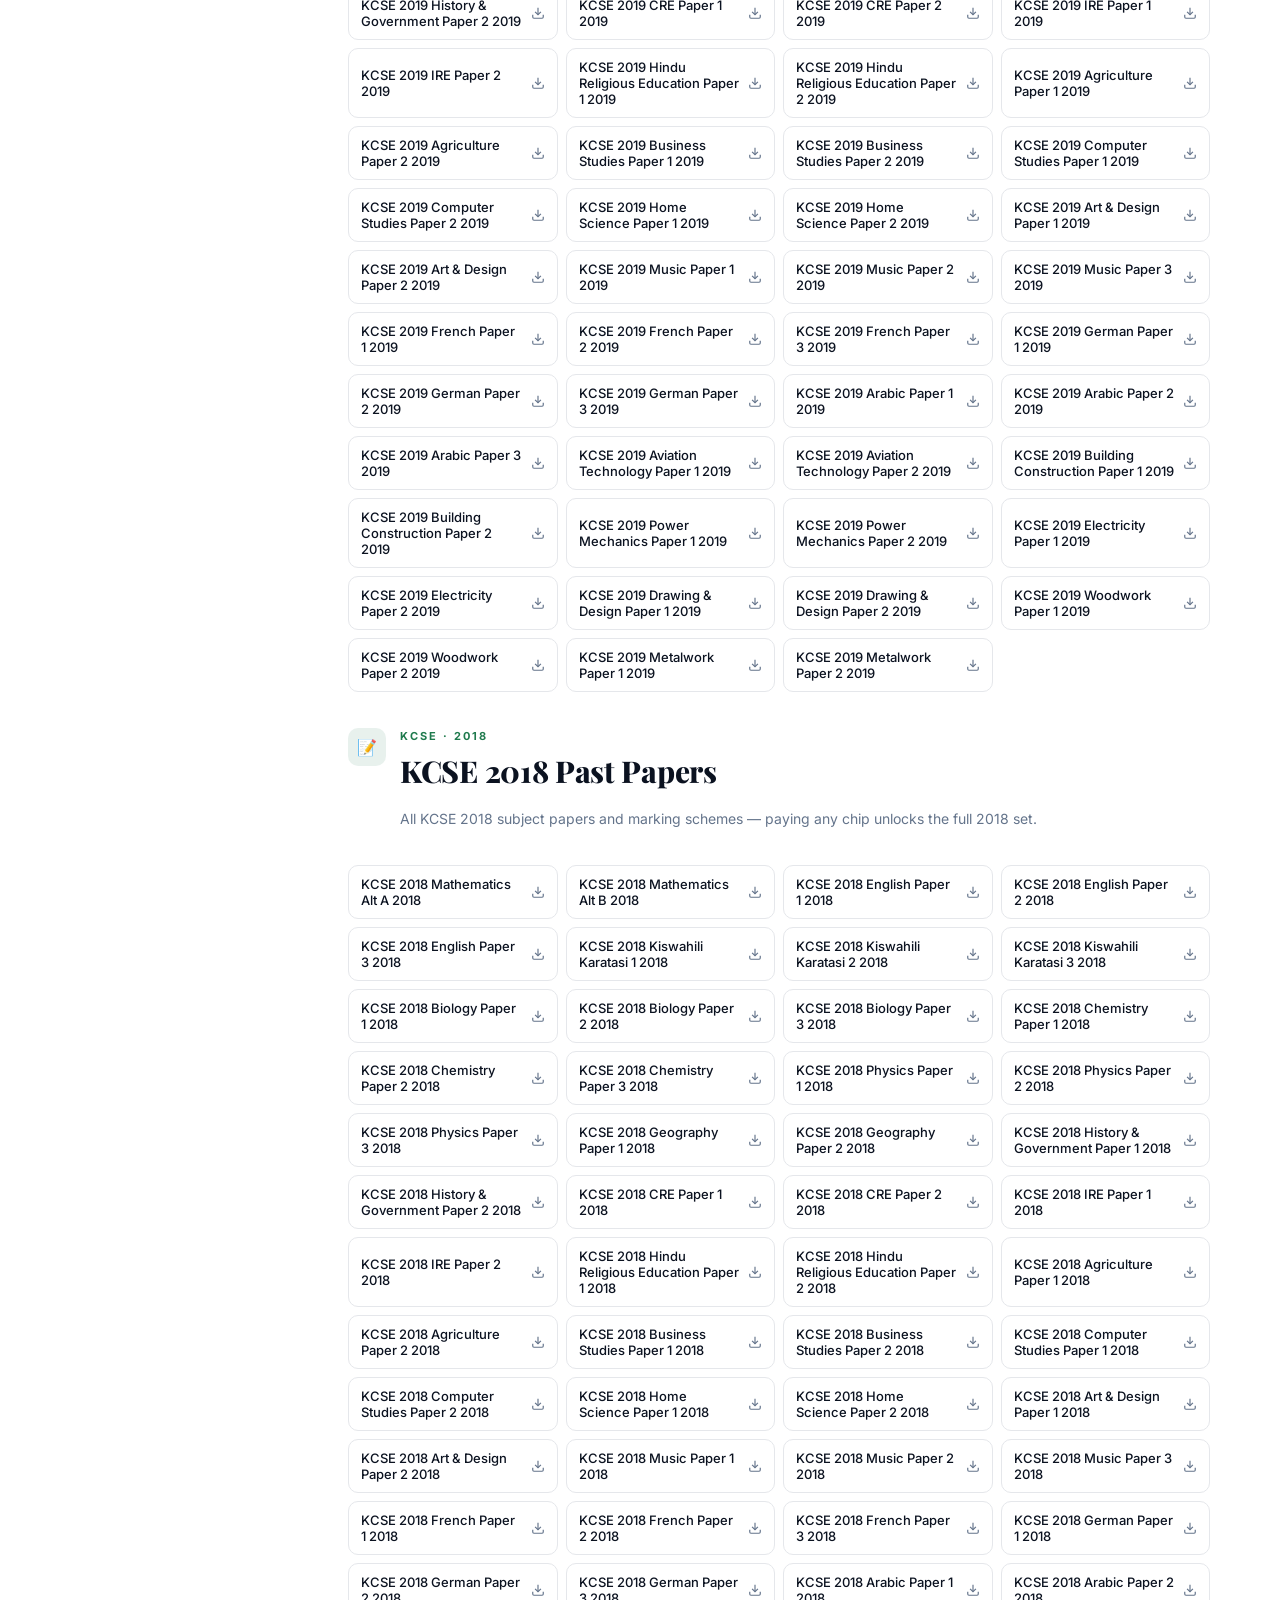
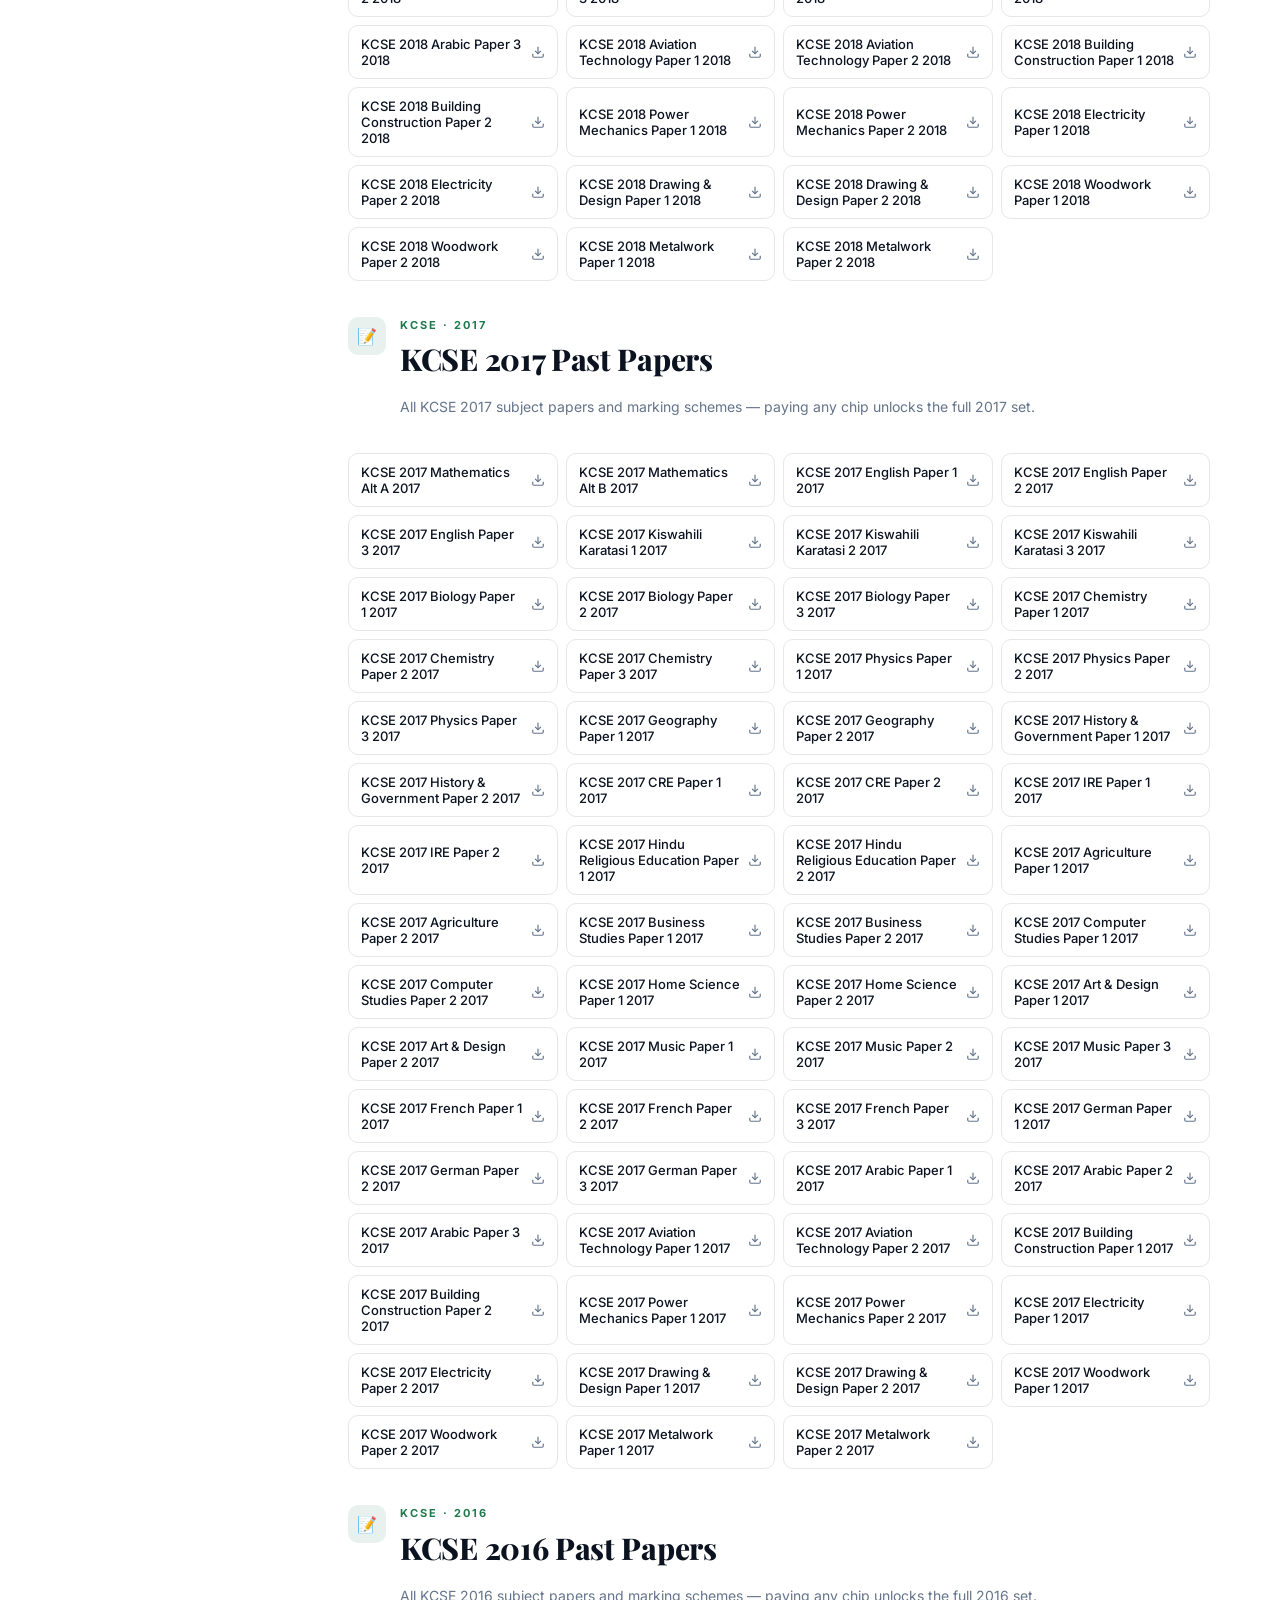
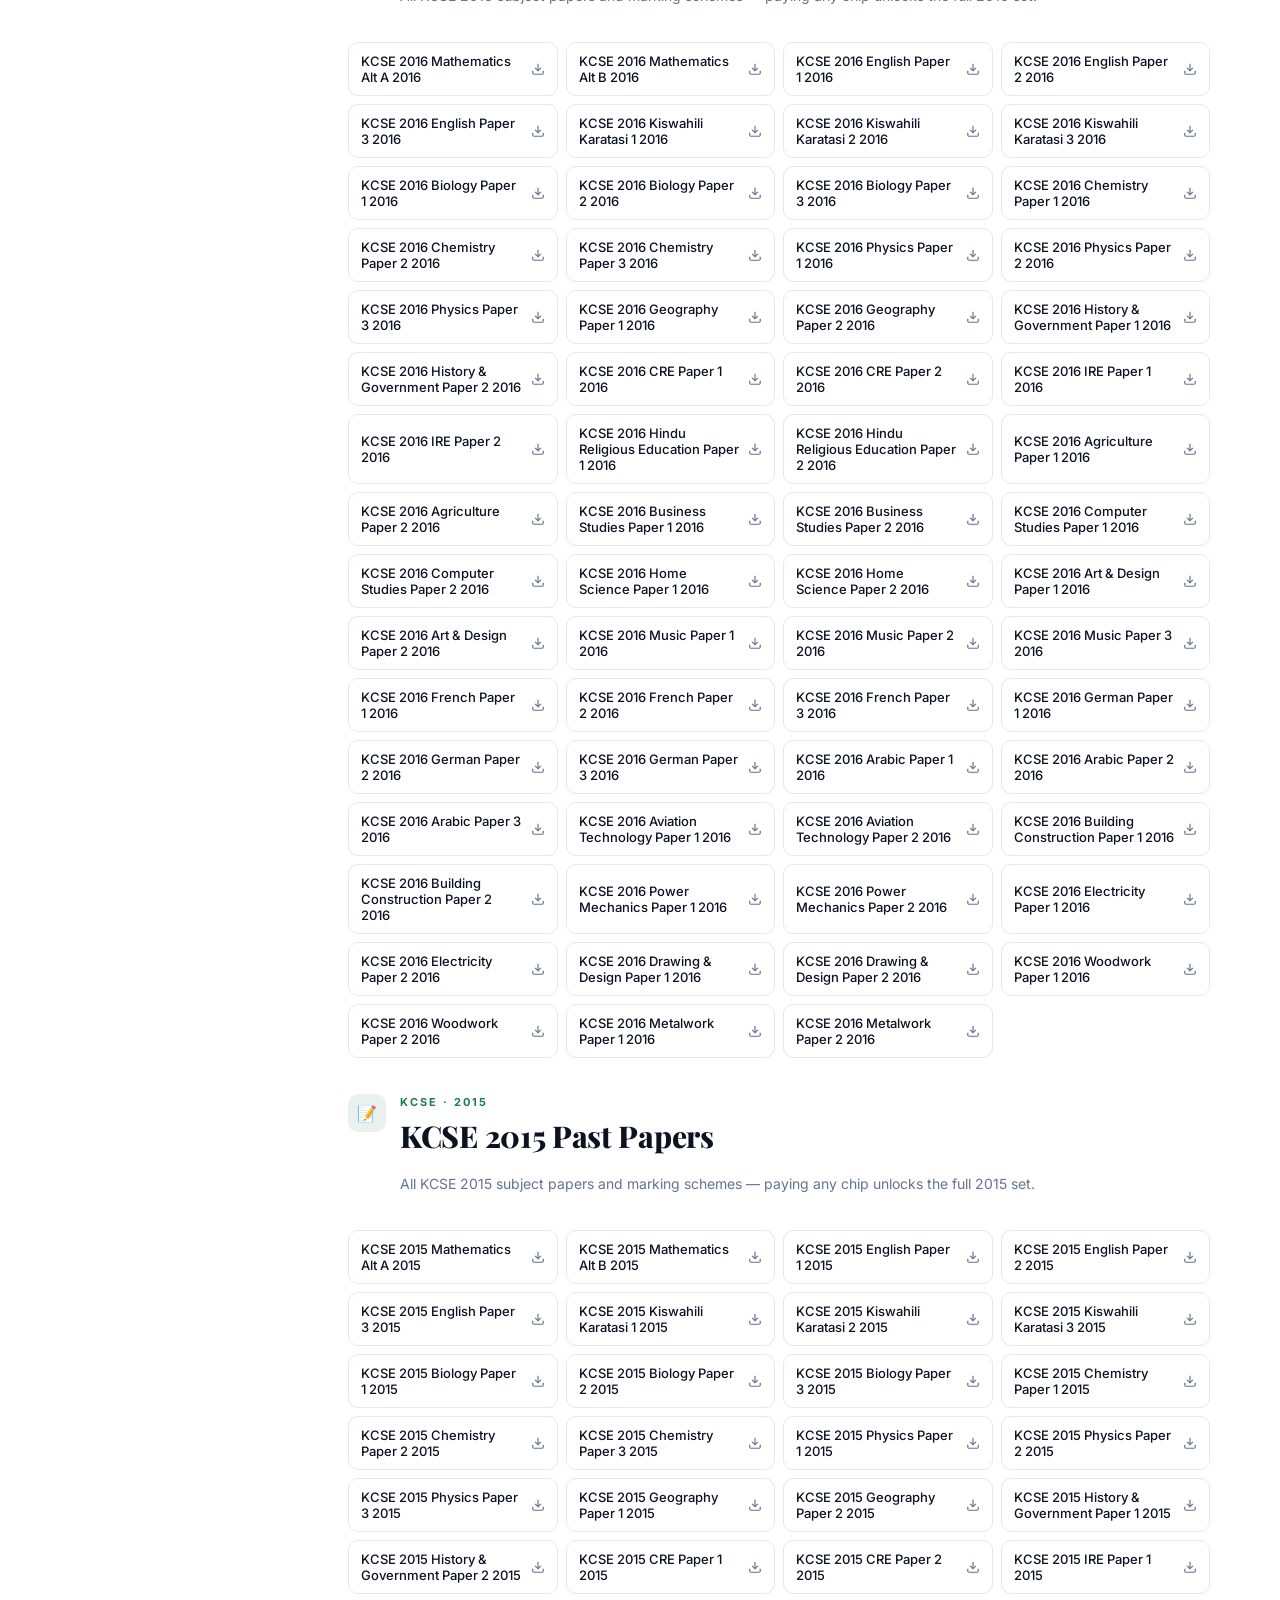
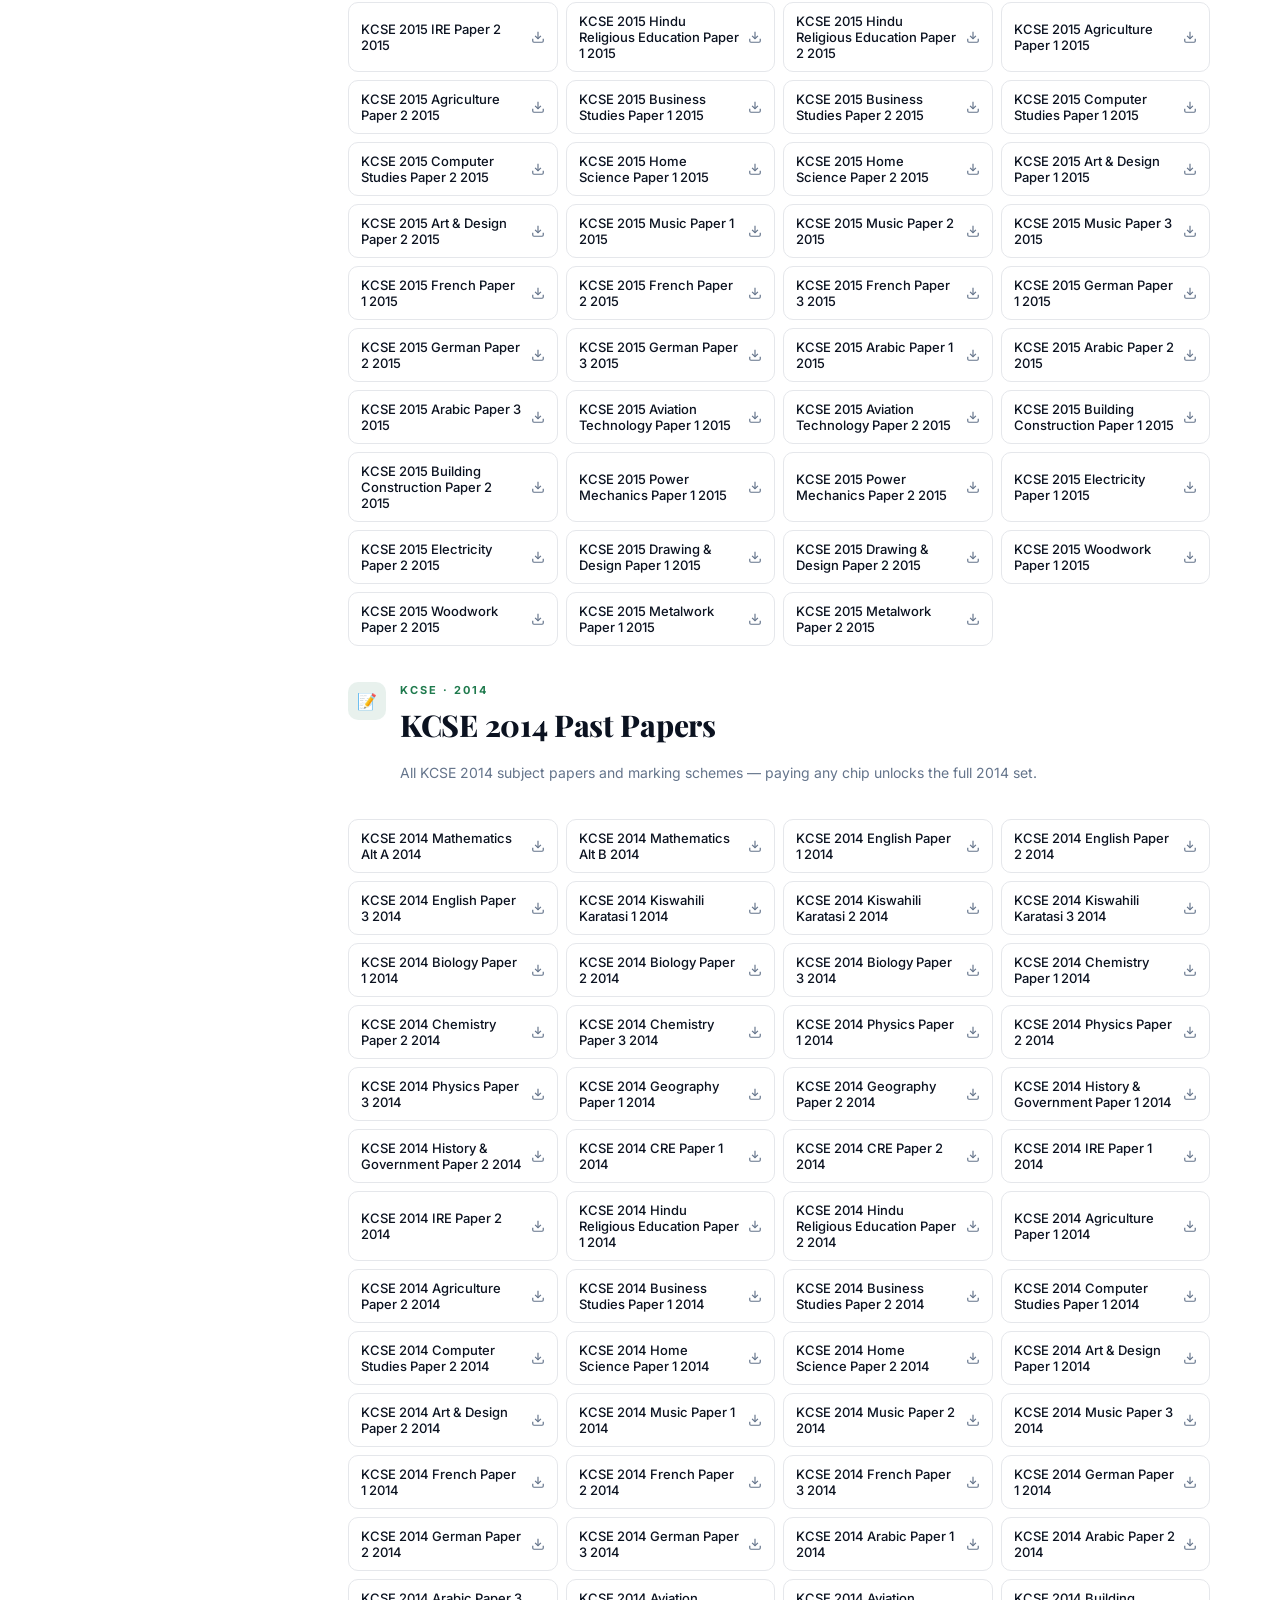
<file: kcse-past.html>
<!doctype html>
<html lang="en">
<head>
<meta charset="utf-8" />
<meta name="viewport" content="width=device-width,initial-scale=1" />
<title>KCSE KNEC Past Papers 2014–2026 Download | KNEC Hub</title>
<meta name="description" content="Download KCSE KNEC past papers from 2014 to 2026 — every subject, marking schemes included. Full set KSh 1,500." />
<link rel="icon" type="image/svg+xml" href="favicon.svg" />
<link rel="apple-touch-icon" href="favicon.svg" />
<meta property="og:title" content="KCSE KNEC Past Papers 2014–2026 Download | KNEC Hub" />
<meta property="og:description" content="Download KCSE KNEC past papers from 2014 to 2026 — every subject, marking schemes included. Full set KSh 1,500." />
<meta property="og:type" content="website" />
<meta property="og:image" content="preview.jpg" />
<meta name="twitter:card" content="summary_large_image" />
<meta name="twitter:image" content="preview.jpg" />
<link rel="stylesheet" href="styles.css" />
</head>
<body data-page="kcse-past" class="">

<header class="header">
  <div class="header-inner">
    <a href="index.html" class="logo">
      <div class="logo-mark">🎓</div>
      <div>
        <div class="logo-text">KNEC Hub</div>
        <div class="logo-sub">Past Papers · Revision · Projects</div>
      </div>
    </a>
    <nav class="nav">
      <a href="index.html" class="active knec">Home</a>
      <a href="kuccps.html">KUCCPS</a>
      <a href="app.html">App</a>
    </nav>
  </div>
</header>

<button class="tabs-toggle" id="tabs-toggle" type="button" aria-expanded="false" aria-controls="main-tabs">
  <span>📑 Browse Sections</span>
  <span class="caret">▾</span>
</button>

<section class="hero knec-hero">
  <div class="hero-inner">
    <div class="hero-pill"><span style="width:6px;height:6px;border-radius:50%;background:var(--knec)"></span> KCSE KNEC Past Papers · KSh 1,500</div>
    <h1>KCSE KNEC Past Papers<span class="accent">2014 → 2026 · Every Subject, Every Paper</span></h1>
    <p>Full KCSE archive — every subject, every paper, with marking schemes. One payment unlocks the full year set.</p>
    <div class="hero-tags">
      <span class="tag">📚 5,000+ papers</span>
      <span class="tag">✓ Marking schemes</span>
      <span class="tag">⚡ Instant download</span>
      <span class="tag">💵 KSh 1,500 full set</span>
    </div>
  </div>
</section>

<main class="container layout">
  <aside class="tabs-side" id="main-tabs" role="navigation" aria-label="Sections">
    <a href="index.html" class="tab">📚 KNEC Past Papers</a>
    <a href="knec-download.html" class="tab">⬇️ KNEC Download</a>
    <a href="tvet-past.html" class="tab">🛠 KNEC TVET Exam Past Papers</a>
    <a href="kcse-past.html" class="tab active">📝 KCSE KNEC Past Papers</a>
    <a href="kcse-projects.html" class="tab">💻 KCSE Computer Projects</a>
    <a href="tvet-revision.html" class="tab">📘 TVET Revision Papers</a>
    <a href="kcse-revision.html" class="tab">📗 KCSE Revision Papers</a>
    <a href="uni-revision.html" class="tab">🎓 University Degree Revision</a>
  </aside>
  <div class="tabs-content">
    <section class="section">
      <div class="section-header">
        <div class="section-icon">📝</div>
        <div>
          <div class="eyebrow">KCSE · 2026</div>
          <h2>KCSE 2026 Past Papers</h2>
          <p class="desc">All KCSE 2026 subject papers and marking schemes — paying any chip unlocks the full 2026 set.</p>
        </div>
      </div>
      <div class="paper-grid" id="kcse-yr-2026"></div>
    </section>
    <section class="section">
      <div class="section-header">
        <div class="section-icon">📝</div>
        <div>
          <div class="eyebrow">KCSE · 2025</div>
          <h2>KCSE 2025 Past Papers</h2>
          <p class="desc">All KCSE 2025 subject papers and marking schemes — paying any chip unlocks the full 2025 set.</p>
        </div>
      </div>
      <div class="paper-grid" id="kcse-yr-2025"></div>
    </section>
    <section class="section">
      <div class="section-header">
        <div class="section-icon">📝</div>
        <div>
          <div class="eyebrow">KCSE · 2024</div>
          <h2>KCSE 2024 Past Papers</h2>
          <p class="desc">All KCSE 2024 subject papers and marking schemes — paying any chip unlocks the full 2024 set.</p>
        </div>
      </div>
      <div class="paper-grid" id="kcse-yr-2024"></div>
    </section>
    <section class="section">
      <div class="section-header">
        <div class="section-icon">📝</div>
        <div>
          <div class="eyebrow">KCSE · 2023</div>
          <h2>KCSE 2023 Past Papers</h2>
          <p class="desc">All KCSE 2023 subject papers and marking schemes — paying any chip unlocks the full 2023 set.</p>
        </div>
      </div>
      <div class="paper-grid" id="kcse-yr-2023"></div>
    </section>
    <section class="section">
      <div class="section-header">
        <div class="section-icon">📝</div>
        <div>
          <div class="eyebrow">KCSE · 2022</div>
          <h2>KCSE 2022 Past Papers</h2>
          <p class="desc">All KCSE 2022 subject papers and marking schemes — paying any chip unlocks the full 2022 set.</p>
        </div>
      </div>
      <div class="paper-grid" id="kcse-yr-2022"></div>
    </section>
    <section class="section">
      <div class="section-header">
        <div class="section-icon">📝</div>
        <div>
          <div class="eyebrow">KCSE · 2021</div>
          <h2>KCSE 2021 Past Papers</h2>
          <p class="desc">All KCSE 2021 subject papers and marking schemes — paying any chip unlocks the full 2021 set.</p>
        </div>
      </div>
      <div class="paper-grid" id="kcse-yr-2021"></div>
    </section>
    <section class="section">
      <div class="section-header">
        <div class="section-icon">📝</div>
        <div>
          <div class="eyebrow">KCSE · 2020</div>
          <h2>KCSE 2020 Past Papers</h2>
          <p class="desc">All KCSE 2020 subject papers and marking schemes — paying any chip unlocks the full 2020 set.</p>
        </div>
      </div>
      <div class="paper-grid" id="kcse-yr-2020"></div>
    </section>
    <section class="section">
      <div class="section-header">
        <div class="section-icon">📝</div>
        <div>
          <div class="eyebrow">KCSE · 2019</div>
          <h2>KCSE 2019 Past Papers</h2>
          <p class="desc">All KCSE 2019 subject papers and marking schemes — paying any chip unlocks the full 2019 set.</p>
        </div>
      </div>
      <div class="paper-grid" id="kcse-yr-2019"></div>
    </section>
    <section class="section">
      <div class="section-header">
        <div class="section-icon">📝</div>
        <div>
          <div class="eyebrow">KCSE · 2018</div>
          <h2>KCSE 2018 Past Papers</h2>
          <p class="desc">All KCSE 2018 subject papers and marking schemes — paying any chip unlocks the full 2018 set.</p>
        </div>
      </div>
      <div class="paper-grid" id="kcse-yr-2018"></div>
    </section>
    <section class="section">
      <div class="section-header">
        <div class="section-icon">📝</div>
        <div>
          <div class="eyebrow">KCSE · 2017</div>
          <h2>KCSE 2017 Past Papers</h2>
          <p class="desc">All KCSE 2017 subject papers and marking schemes — paying any chip unlocks the full 2017 set.</p>
        </div>
      </div>
      <div class="paper-grid" id="kcse-yr-2017"></div>
    </section>
    <section class="section">
      <div class="section-header">
        <div class="section-icon">📝</div>
        <div>
          <div class="eyebrow">KCSE · 2016</div>
          <h2>KCSE 2016 Past Papers</h2>
          <p class="desc">All KCSE 2016 subject papers and marking schemes — paying any chip unlocks the full 2016 set.</p>
        </div>
      </div>
      <div class="paper-grid" id="kcse-yr-2016"></div>
    </section>
    <section class="section">
      <div class="section-header">
        <div class="section-icon">📝</div>
        <div>
          <div class="eyebrow">KCSE · 2015</div>
          <h2>KCSE 2015 Past Papers</h2>
          <p class="desc">All KCSE 2015 subject papers and marking schemes — paying any chip unlocks the full 2015 set.</p>
        </div>
      </div>
      <div class="paper-grid" id="kcse-yr-2015"></div>
    </section>
    <section class="section">
      <div class="section-header">
        <div class="section-icon">📝</div>
        <div>
          <div class="eyebrow">KCSE · 2014</div>
          <h2>KCSE 2014 Past Papers</h2>
          <p class="desc">All KCSE 2014 subject papers and marking schemes — paying any chip unlocks the full 2014 set.</p>
        </div>
      </div>
      <div class="paper-grid" id="kcse-yr-2014"></div>
    </section>
  </div>
</main>

<footer class="footer">
  © <span id="yr"></span> KNEC Hub · Past papers, revision & projects · Full set KSh 1,500 · M-Pesa Till 8494376
</footer>

<a id="wa-float" class="wa-float" target="_blank" rel="noopener" aria-label="WhatsApp assistance">
  <svg viewBox="0 0 32 32" width="28" height="28" fill="currentColor"><path d="M19.11 17.21c-.3-.15-1.78-.88-2.05-.98-.27-.1-.47-.15-.67.15-.2.3-.77.98-.94 1.18-.17.2-.35.22-.65.07-.3-.15-1.27-.47-2.42-1.5-.9-.8-1.5-1.78-1.67-2.08-.17-.3-.02-.46.13-.6.13-.13.3-.35.45-.52.15-.17.2-.3.3-.5.1-.2.05-.37-.02-.52-.07-.15-.67-1.62-.92-2.22-.24-.58-.49-.5-.67-.51l-.57-.01c-.2 0-.52.07-.79.37-.27.3-1.04 1.02-1.04 2.49 0 1.47 1.07 2.89 1.22 3.09.15.2 2.1 3.2 5.08 4.49.71.31 1.27.49 1.7.63.71.23 1.36.2 1.87.12.57-.08 1.78-.73 2.03-1.43.25-.7.25-1.3.18-1.43-.07-.13-.27-.2-.57-.35zM16.02 4C9.4 4 4 9.4 4 16.02c0 2.12.55 4.18 1.6 6L4 28l6.13-1.6a12 12 0 0 0 5.89 1.5h.01c6.62 0 12.02-5.4 12.02-12.02C28.05 9.4 22.65 4 16.02 4z"/></svg>
</a>

<script src="script.js"></script>
</body>
</html>
</file>
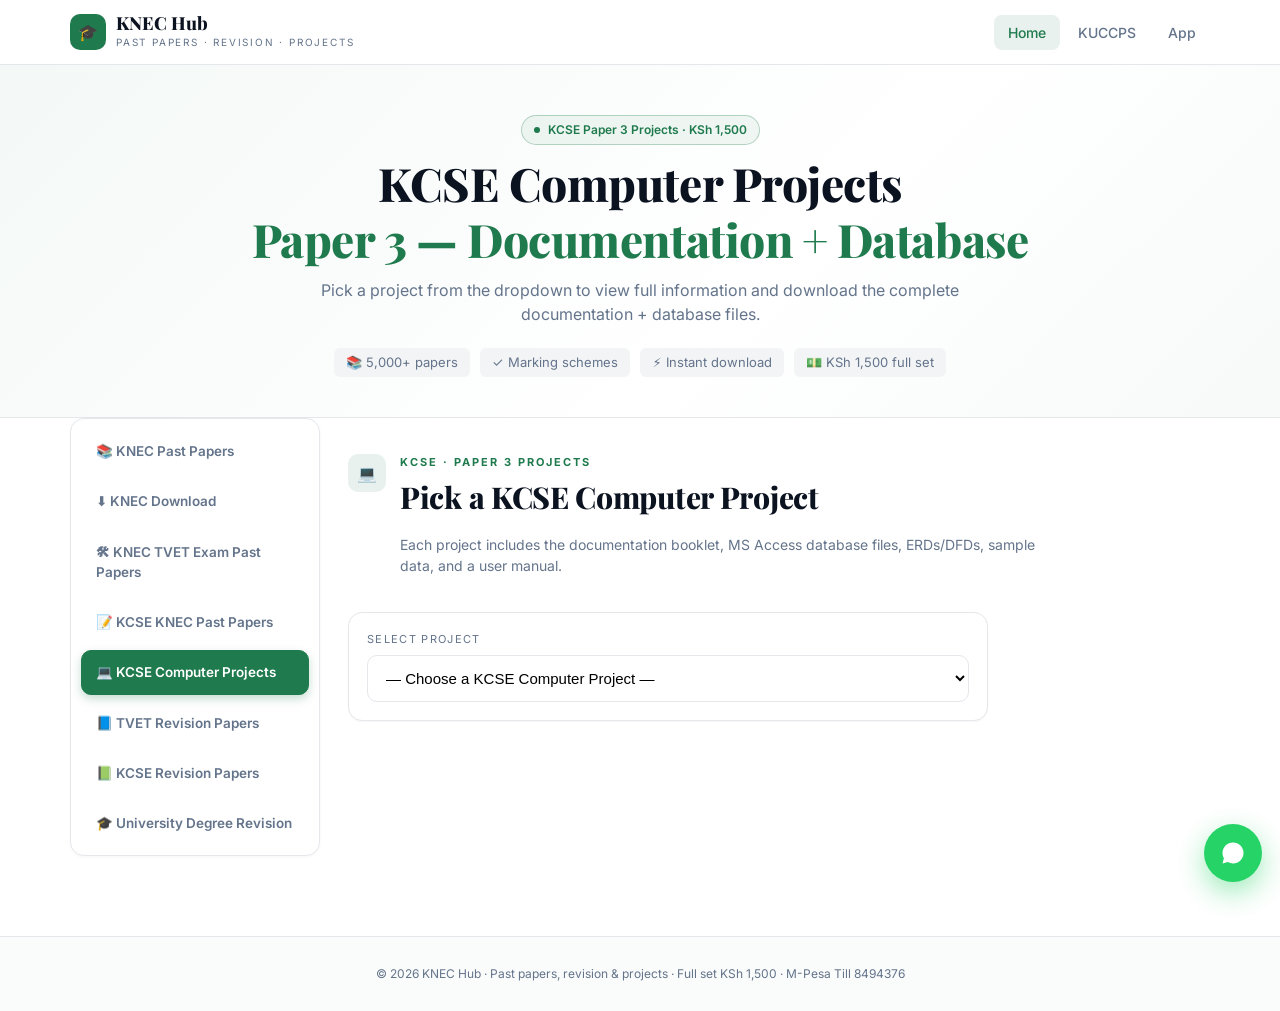
<file: kcse-projects.html>
<!doctype html>
<html lang="en">
<head>
<meta charset="utf-8" />
<meta name="viewport" content="width=device-width,initial-scale=1" />
<title>KCSE Computer Projects — Azani Paper 3 Project | KNEC Hub</title>
<meta name="description" content="Download KCSE Paper 3 computer projects including the Azani project. Full documentation + database for KSh 1,500." />
<link rel="icon" type="image/svg+xml" href="favicon.svg" />
<link rel="apple-touch-icon" href="favicon.svg" />
<meta property="og:title" content="KCSE Computer Projects — Azani Paper 3 Project | KNEC Hub" />
<meta property="og:description" content="Download KCSE Paper 3 computer projects including the Azani project. Full documentation + database for KSh 1,500." />
<meta property="og:type" content="website" />
<meta property="og:image" content="preview.jpg" />
<meta name="twitter:card" content="summary_large_image" />
<meta name="twitter:image" content="preview.jpg" />
<link rel="stylesheet" href="styles.css" />
</head>
<body data-page="kcse-projects" class="">

<header class="header">
  <div class="header-inner">
    <a href="index.html" class="logo">
      <div class="logo-mark">🎓</div>
      <div>
        <div class="logo-text">KNEC Hub</div>
        <div class="logo-sub">Past Papers · Revision · Projects</div>
      </div>
    </a>
    <nav class="nav">
      <a href="index.html" class="active knec">Home</a>
      <a href="kuccps.html">KUCCPS</a>
      <a href="app.html">App</a>
    </nav>
  </div>
</header>

<button class="tabs-toggle" id="tabs-toggle" type="button" aria-expanded="false" aria-controls="main-tabs">
  <span>📑 Browse Sections</span>
  <span class="caret">▾</span>
</button>

<section class="hero knec-hero">
  <div class="hero-inner">
    <div class="hero-pill"><span style="width:6px;height:6px;border-radius:50%;background:var(--knec)"></span> KCSE Paper 3 Projects · KSh 1,500</div>
    <h1>KCSE Computer Projects<span class="accent">Paper 3 — Documentation + Database</span></h1>
    <p>Pick a project from the dropdown to view full information and download the complete documentation + database files.</p>
    <div class="hero-tags">
      <span class="tag">📚 5,000+ papers</span>
      <span class="tag">✓ Marking schemes</span>
      <span class="tag">⚡ Instant download</span>
      <span class="tag">💵 KSh 1,500 full set</span>
    </div>
  </div>
</section>

<main class="container layout">
  <aside class="tabs-side" id="main-tabs" role="navigation" aria-label="Sections">
    <a href="index.html" class="tab">📚 KNEC Past Papers</a>
    <a href="knec-download.html" class="tab">⬇️ KNEC Download</a>
    <a href="tvet-past.html" class="tab">🛠 KNEC TVET Exam Past Papers</a>
    <a href="kcse-past.html" class="tab">📝 KCSE KNEC Past Papers</a>
    <a href="kcse-projects.html" class="tab active">💻 KCSE Computer Projects</a>
    <a href="tvet-revision.html" class="tab">📘 TVET Revision Papers</a>
    <a href="kcse-revision.html" class="tab">📗 KCSE Revision Papers</a>
    <a href="uni-revision.html" class="tab">🎓 University Degree Revision</a>
  </aside>
  <div class="tabs-content">
    <section class="section">
      <div class="section-header">
        <div class="section-icon">💻</div>
        <div>
          <div class="eyebrow">KCSE · Paper 3 Projects</div>
          <h2>Pick a KCSE Computer Project</h2>
          <p class="desc">Each project includes the documentation booklet, MS Access database files, ERDs/DFDs, sample data, and a user manual.</p>
        </div>
      </div>

      <div class="tool-select-wrap" style="max-width:640px">
        <div class="tool-select-label">Select project</div>
        <select class="tool-select" id="kcse-project-select">
          <option value="">— Choose a KCSE Computer Project —</option>
          <option value="azani">Azani KCSE Computer Project</option>
        </select>
      </div>

      <div id="project-azani" class="project-info" style="display:none">
        <div class="results-card" style="margin-top:24px">
          <div class="eyebrow" style="color:var(--knec)">Featured Project</div>
          <h2 style="margin:6px 0 10px">Azani KCSE Computer Project</h2>
          <p style="color:var(--muted-fg);max-width:720px">
            <b>Azani</b> is a complete KCSE Paper 3 Computer Studies project — a school-management style
            information system covering student registration, fees, marks entry, report generation and
            backup. Fully compliant with the KNEC Paper 3 marking rubric: problem definition,
            user requirements, design (DFDs, ERDs), implementation (Microsoft Access / VB), testing,
            user manual and documentation are all included.
          </p>
          <ul class="bullet-list">
            <li>Complete documentation booklet (~60 pages, ready for printing)</li>
            <li>Functional Microsoft Access database with forms, queries, reports & macros</li>
            <li>Sample data + filled report templates (matches KNEC marking scheme)</li>
            <li>Entity Relationship Diagram (ERD) and Data Flow Diagrams (DFDs)</li>
            <li>Step-by-step user manual with screenshots</li>
            <li>Editable — change the school name, logo, colors before submission</li>
          </ul>
          <button class="btn btn-knec btn-lg" style="margin-top:20px" data-pay="Azani KCSE Computer Project">
            Unlock & Download — KSh 1,500
          </button>
        </div>
      </div>
    </section>
  </div>
</main>

<footer class="footer">
  © <span id="yr"></span> KNEC Hub · Past papers, revision & projects · Full set KSh 1,500 · M-Pesa Till 8494376
</footer>

<a id="wa-float" class="wa-float" target="_blank" rel="noopener" aria-label="WhatsApp assistance">
  <svg viewBox="0 0 32 32" width="28" height="28" fill="currentColor"><path d="M19.11 17.21c-.3-.15-1.78-.88-2.05-.98-.27-.1-.47-.15-.67.15-.2.3-.77.98-.94 1.18-.17.2-.35.22-.65.07-.3-.15-1.27-.47-2.42-1.5-.9-.8-1.5-1.78-1.67-2.08-.17-.3-.02-.46.13-.6.13-.13.3-.35.45-.52.15-.17.2-.3.3-.5.1-.2.05-.37-.02-.52-.07-.15-.67-1.62-.92-2.22-.24-.58-.49-.5-.67-.51l-.57-.01c-.2 0-.52.07-.79.37-.27.3-1.04 1.02-1.04 2.49 0 1.47 1.07 2.89 1.22 3.09.15.2 2.1 3.2 5.08 4.49.71.31 1.27.49 1.7.63.71.23 1.36.2 1.87.12.57-.08 1.78-.73 2.03-1.43.25-.7.25-1.3.18-1.43-.07-.13-.27-.2-.57-.35zM16.02 4C9.4 4 4 9.4 4 16.02c0 2.12.55 4.18 1.6 6L4 28l6.13-1.6a12 12 0 0 0 5.89 1.5h.01c6.62 0 12.02-5.4 12.02-12.02C28.05 9.4 22.65 4 16.02 4z"/></svg>
</a>

<script src="script.js"></script>
</body>
</html>
</file>
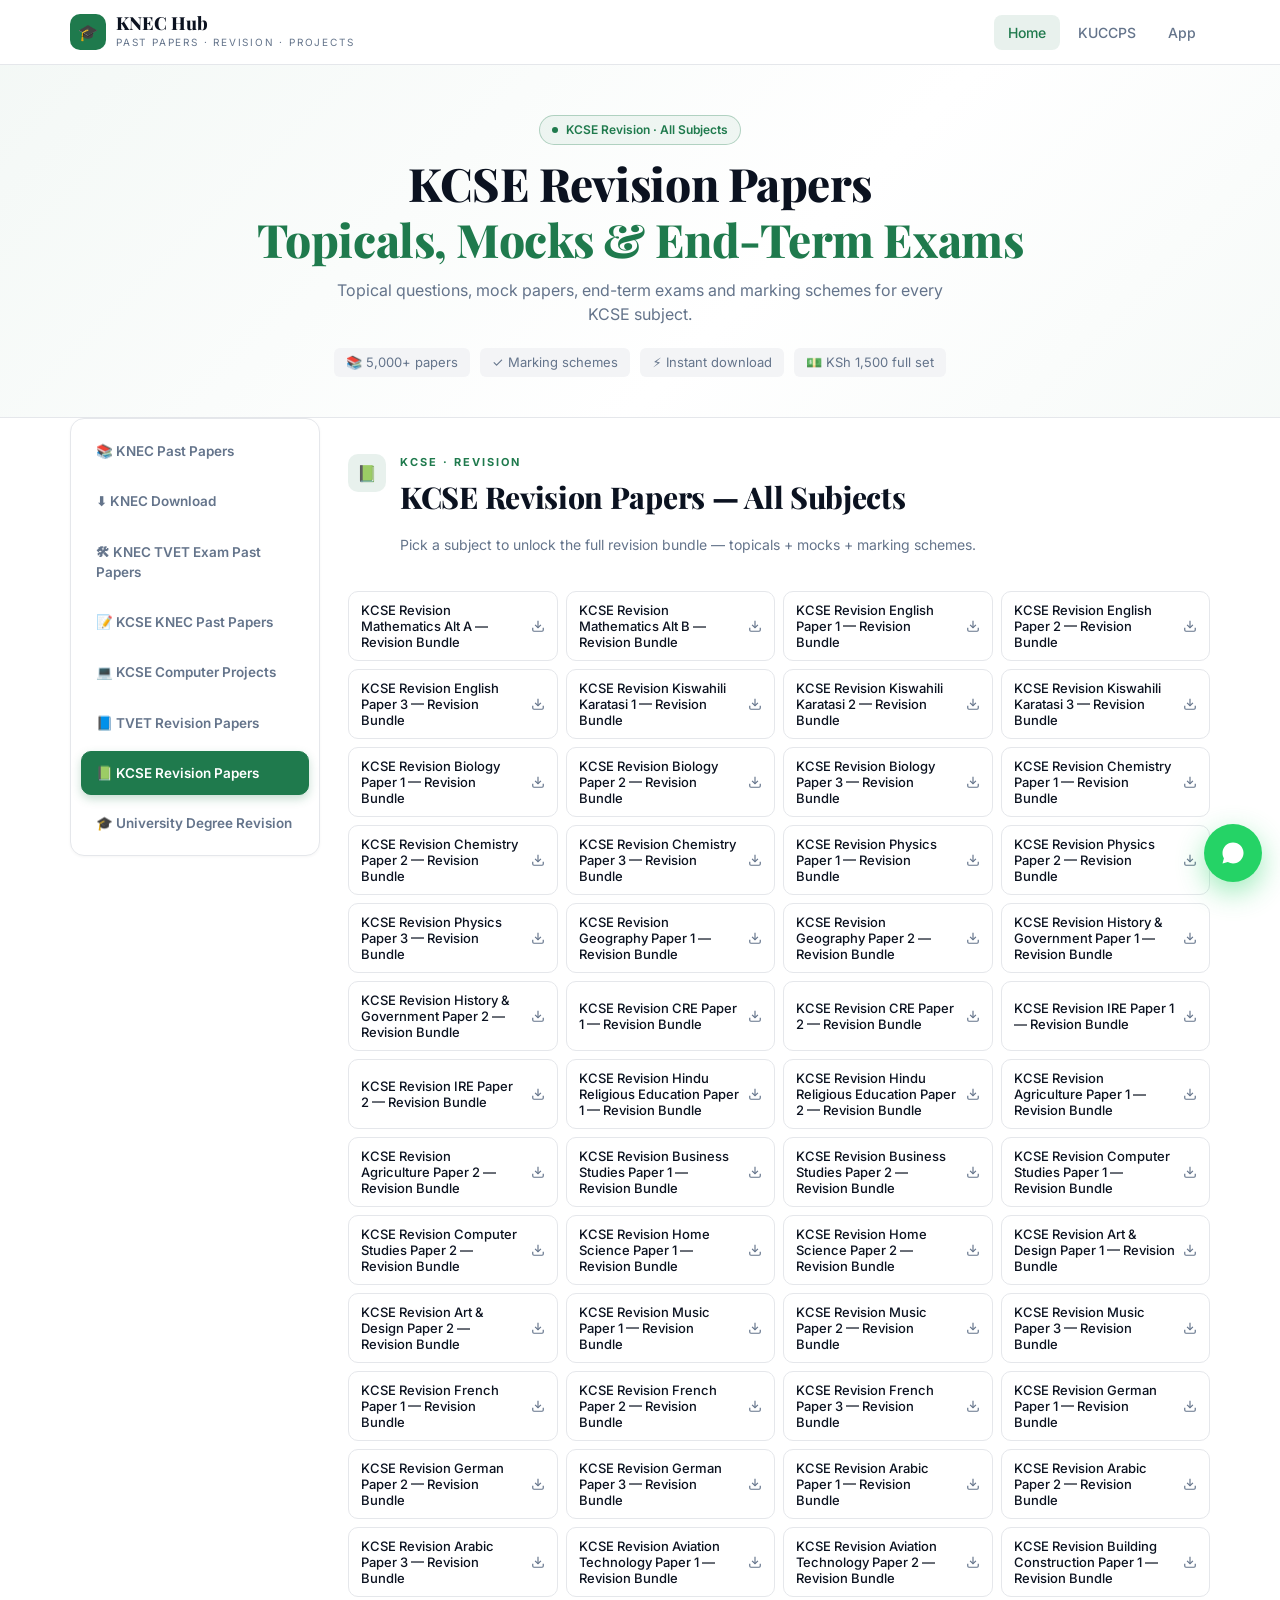
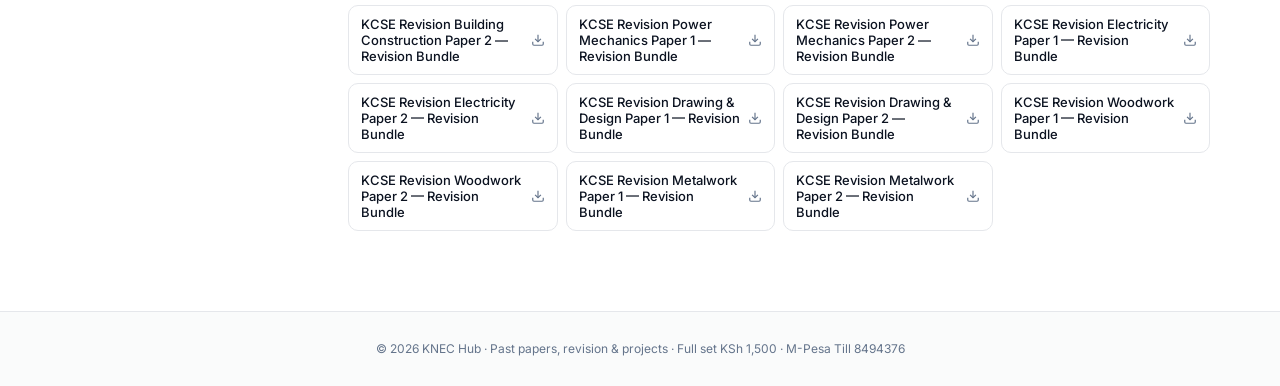
<file: kcse-revision.html>
<!doctype html>
<html lang="en">
<head>
<meta charset="utf-8" />
<meta name="viewport" content="width=device-width,initial-scale=1" />
<title>KCSE Revision Papers — All Subjects Download | KNEC Hub</title>
<meta name="description" content="Download KCSE revision papers, mocks, end-term exams and marking schemes for every subject. Full bundle KSh 1,500." />
<link rel="icon" type="image/svg+xml" href="favicon.svg" />
<link rel="apple-touch-icon" href="favicon.svg" />
<meta property="og:title" content="KCSE Revision Papers — All Subjects Download | KNEC Hub" />
<meta property="og:description" content="Download KCSE revision papers, mocks, end-term exams and marking schemes for every subject. Full bundle KSh 1,500." />
<meta property="og:type" content="website" />
<meta property="og:image" content="preview.jpg" />
<meta name="twitter:card" content="summary_large_image" />
<meta name="twitter:image" content="preview.jpg" />
<link rel="stylesheet" href="styles.css" />
</head>
<body data-page="kcse-revision" class="">

<header class="header">
  <div class="header-inner">
    <a href="index.html" class="logo">
      <div class="logo-mark">🎓</div>
      <div>
        <div class="logo-text">KNEC Hub</div>
        <div class="logo-sub">Past Papers · Revision · Projects</div>
      </div>
    </a>
    <nav class="nav">
      <a href="index.html" class="active knec">Home</a>
      <a href="kuccps.html">KUCCPS</a>
      <a href="app.html">App</a>
    </nav>
  </div>
</header>

<button class="tabs-toggle" id="tabs-toggle" type="button" aria-expanded="false" aria-controls="main-tabs">
  <span>📑 Browse Sections</span>
  <span class="caret">▾</span>
</button>

<section class="hero knec-hero">
  <div class="hero-inner">
    <div class="hero-pill"><span style="width:6px;height:6px;border-radius:50%;background:var(--knec)"></span> KCSE Revision · All Subjects</div>
    <h1>KCSE Revision Papers<span class="accent">Topicals, Mocks & End-Term Exams</span></h1>
    <p>Topical questions, mock papers, end-term exams and marking schemes for every KCSE subject.</p>
    <div class="hero-tags">
      <span class="tag">📚 5,000+ papers</span>
      <span class="tag">✓ Marking schemes</span>
      <span class="tag">⚡ Instant download</span>
      <span class="tag">💵 KSh 1,500 full set</span>
    </div>
  </div>
</section>

<main class="container layout">
  <aside class="tabs-side" id="main-tabs" role="navigation" aria-label="Sections">
    <a href="index.html" class="tab">📚 KNEC Past Papers</a>
    <a href="knec-download.html" class="tab">⬇️ KNEC Download</a>
    <a href="tvet-past.html" class="tab">🛠 KNEC TVET Exam Past Papers</a>
    <a href="kcse-past.html" class="tab">📝 KCSE KNEC Past Papers</a>
    <a href="kcse-projects.html" class="tab">💻 KCSE Computer Projects</a>
    <a href="tvet-revision.html" class="tab">📘 TVET Revision Papers</a>
    <a href="kcse-revision.html" class="tab active">📗 KCSE Revision Papers</a>
    <a href="uni-revision.html" class="tab">🎓 University Degree Revision</a>
  </aside>
  <div class="tabs-content">
    <section class="section">
      <div class="section-header">
        <div class="section-icon">📗</div>
        <div>
          <div class="eyebrow">KCSE · Revision</div>
          <h2>KCSE Revision Papers — All Subjects</h2>
          <p class="desc">Pick a subject to unlock the full revision bundle — topicals + mocks + marking schemes.</p>
        </div>
      </div>
      <div class="paper-grid" id="kcse-rev-grid"></div>
    </section>
  </div>
</main>

<footer class="footer">
  © <span id="yr"></span> KNEC Hub · Past papers, revision & projects · Full set KSh 1,500 · M-Pesa Till 8494376
</footer>

<a id="wa-float" class="wa-float" target="_blank" rel="noopener" aria-label="WhatsApp assistance">
  <svg viewBox="0 0 32 32" width="28" height="28" fill="currentColor"><path d="M19.11 17.21c-.3-.15-1.78-.88-2.05-.98-.27-.1-.47-.15-.67.15-.2.3-.77.98-.94 1.18-.17.2-.35.22-.65.07-.3-.15-1.27-.47-2.42-1.5-.9-.8-1.5-1.78-1.67-2.08-.17-.3-.02-.46.13-.6.13-.13.3-.35.45-.52.15-.17.2-.3.3-.5.1-.2.05-.37-.02-.52-.07-.15-.67-1.62-.92-2.22-.24-.58-.49-.5-.67-.51l-.57-.01c-.2 0-.52.07-.79.37-.27.3-1.04 1.02-1.04 2.49 0 1.47 1.07 2.89 1.22 3.09.15.2 2.1 3.2 5.08 4.49.71.31 1.27.49 1.7.63.71.23 1.36.2 1.87.12.57-.08 1.78-.73 2.03-1.43.25-.7.25-1.3.18-1.43-.07-.13-.27-.2-.57-.35zM16.02 4C9.4 4 4 9.4 4 16.02c0 2.12.55 4.18 1.6 6L4 28l6.13-1.6a12 12 0 0 0 5.89 1.5h.01c6.62 0 12.02-5.4 12.02-12.02C28.05 9.4 22.65 4 16.02 4z"/></svg>
</a>

<script src="script.js"></script>
</body>
</html>
</file>
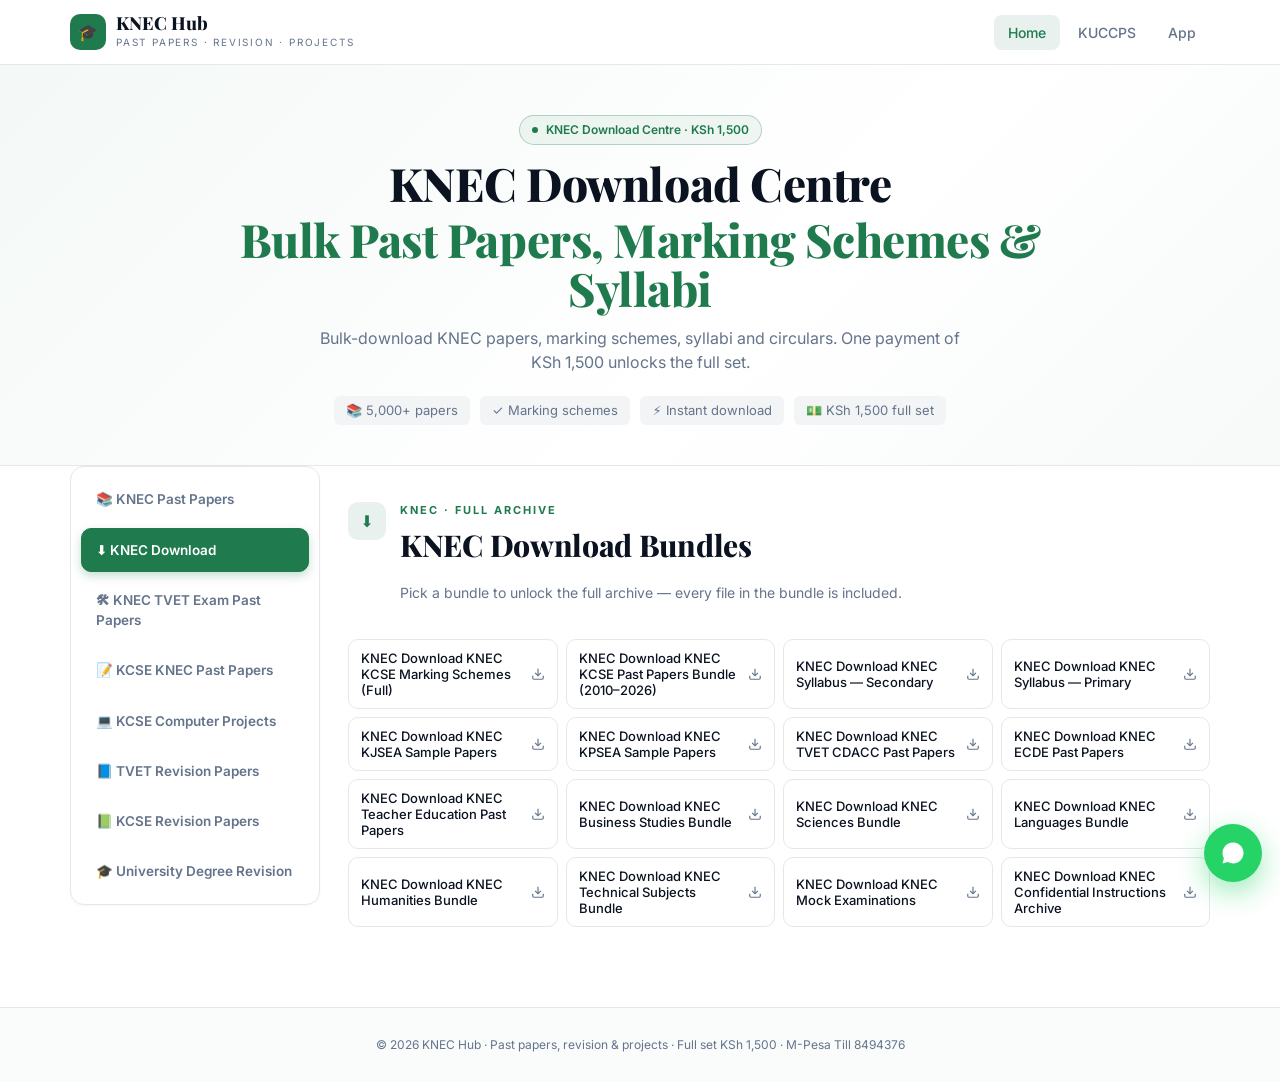
<file: knec-download.html>
<!doctype html>
<html lang="en">
<head>
<meta charset="utf-8" />
<meta name="viewport" content="width=device-width,initial-scale=1" />
<title>KNEC Download — Past Papers & Marking Schemes Bundle | KNEC Hub</title>
<meta name="description" content="Bulk KNEC download — KCSE, KJSEA, KPSEA, TVET CDACC, marking schemes and syllabi. Full set KSh 1,500." />
<link rel="icon" type="image/svg+xml" href="favicon.svg" />
<link rel="apple-touch-icon" href="favicon.svg" />
<meta property="og:title" content="KNEC Download — Past Papers & Marking Schemes Bundle | KNEC Hub" />
<meta property="og:description" content="Bulk KNEC download — KCSE, KJSEA, KPSEA, TVET CDACC, marking schemes and syllabi. Full set KSh 1,500." />
<meta property="og:type" content="website" />
<meta property="og:image" content="preview.jpg" />
<meta name="twitter:card" content="summary_large_image" />
<meta name="twitter:image" content="preview.jpg" />
<link rel="stylesheet" href="styles.css" />
</head>
<body data-page="knec-download" class="">

<header class="header">
  <div class="header-inner">
    <a href="index.html" class="logo">
      <div class="logo-mark">🎓</div>
      <div>
        <div class="logo-text">KNEC Hub</div>
        <div class="logo-sub">Past Papers · Revision · Projects</div>
      </div>
    </a>
    <nav class="nav">
      <a href="index.html" class="active knec">Home</a>
      <a href="kuccps.html">KUCCPS</a>
      <a href="app.html">App</a>
    </nav>
  </div>
</header>

<button class="tabs-toggle" id="tabs-toggle" type="button" aria-expanded="false" aria-controls="main-tabs">
  <span>📑 Browse Sections</span>
  <span class="caret">▾</span>
</button>

<section class="hero knec-hero">
  <div class="hero-inner">
    <div class="hero-pill"><span style="width:6px;height:6px;border-radius:50%;background:var(--knec)"></span> KNEC Download Centre · KSh 1,500</div>
    <h1>KNEC Download Centre<span class="accent">Bulk Past Papers, Marking Schemes & Syllabi</span></h1>
    <p>Bulk-download KNEC papers, marking schemes, syllabi and circulars. One payment of KSh 1,500 unlocks the full set.</p>
    <div class="hero-tags">
      <span class="tag">📚 5,000+ papers</span>
      <span class="tag">✓ Marking schemes</span>
      <span class="tag">⚡ Instant download</span>
      <span class="tag">💵 KSh 1,500 full set</span>
    </div>
  </div>
</section>

<main class="container layout">
  <aside class="tabs-side" id="main-tabs" role="navigation" aria-label="Sections">
    <a href="index.html" class="tab">📚 KNEC Past Papers</a>
    <a href="knec-download.html" class="tab active">⬇️ KNEC Download</a>
    <a href="tvet-past.html" class="tab">🛠 KNEC TVET Exam Past Papers</a>
    <a href="kcse-past.html" class="tab">📝 KCSE KNEC Past Papers</a>
    <a href="kcse-projects.html" class="tab">💻 KCSE Computer Projects</a>
    <a href="tvet-revision.html" class="tab">📘 TVET Revision Papers</a>
    <a href="kcse-revision.html" class="tab">📗 KCSE Revision Papers</a>
    <a href="uni-revision.html" class="tab">🎓 University Degree Revision</a>
  </aside>
  <div class="tabs-content">
    <section class="section">
      <div class="section-header">
        <div class="section-icon">⬇️</div>
        <div>
          <div class="eyebrow">KNEC · Full Archive</div>
          <h2>KNEC Download Bundles</h2>
          <p class="desc">Pick a bundle to unlock the full archive — every file in the bundle is included.</p>
        </div>
      </div>
      <div class="paper-grid" id="knec-download-grid"></div>
    </section>
  </div>
</main>

<footer class="footer">
  © <span id="yr"></span> KNEC Hub · Past papers, revision & projects · Full set KSh 1,500 · M-Pesa Till 8494376
</footer>

<a id="wa-float" class="wa-float" target="_blank" rel="noopener" aria-label="WhatsApp assistance">
  <svg viewBox="0 0 32 32" width="28" height="28" fill="currentColor"><path d="M19.11 17.21c-.3-.15-1.78-.88-2.05-.98-.27-.1-.47-.15-.67.15-.2.3-.77.98-.94 1.18-.17.2-.35.22-.65.07-.3-.15-1.27-.47-2.42-1.5-.9-.8-1.5-1.78-1.67-2.08-.17-.3-.02-.46.13-.6.13-.13.3-.35.45-.52.15-.17.2-.3.3-.5.1-.2.05-.37-.02-.52-.07-.15-.67-1.62-.92-2.22-.24-.58-.49-.5-.67-.51l-.57-.01c-.2 0-.52.07-.79.37-.27.3-1.04 1.02-1.04 2.49 0 1.47 1.07 2.89 1.22 3.09.15.2 2.1 3.2 5.08 4.49.71.31 1.27.49 1.7.63.71.23 1.36.2 1.87.12.57-.08 1.78-.73 2.03-1.43.25-.7.25-1.3.18-1.43-.07-.13-.27-.2-.57-.35zM16.02 4C9.4 4 4 9.4 4 16.02c0 2.12.55 4.18 1.6 6L4 28l6.13-1.6a12 12 0 0 0 5.89 1.5h.01c6.62 0 12.02-5.4 12.02-12.02C28.05 9.4 22.65 4 16.02 4z"/></svg>
</a>

<script src="script.js"></script>
</body>
</html>
</file>
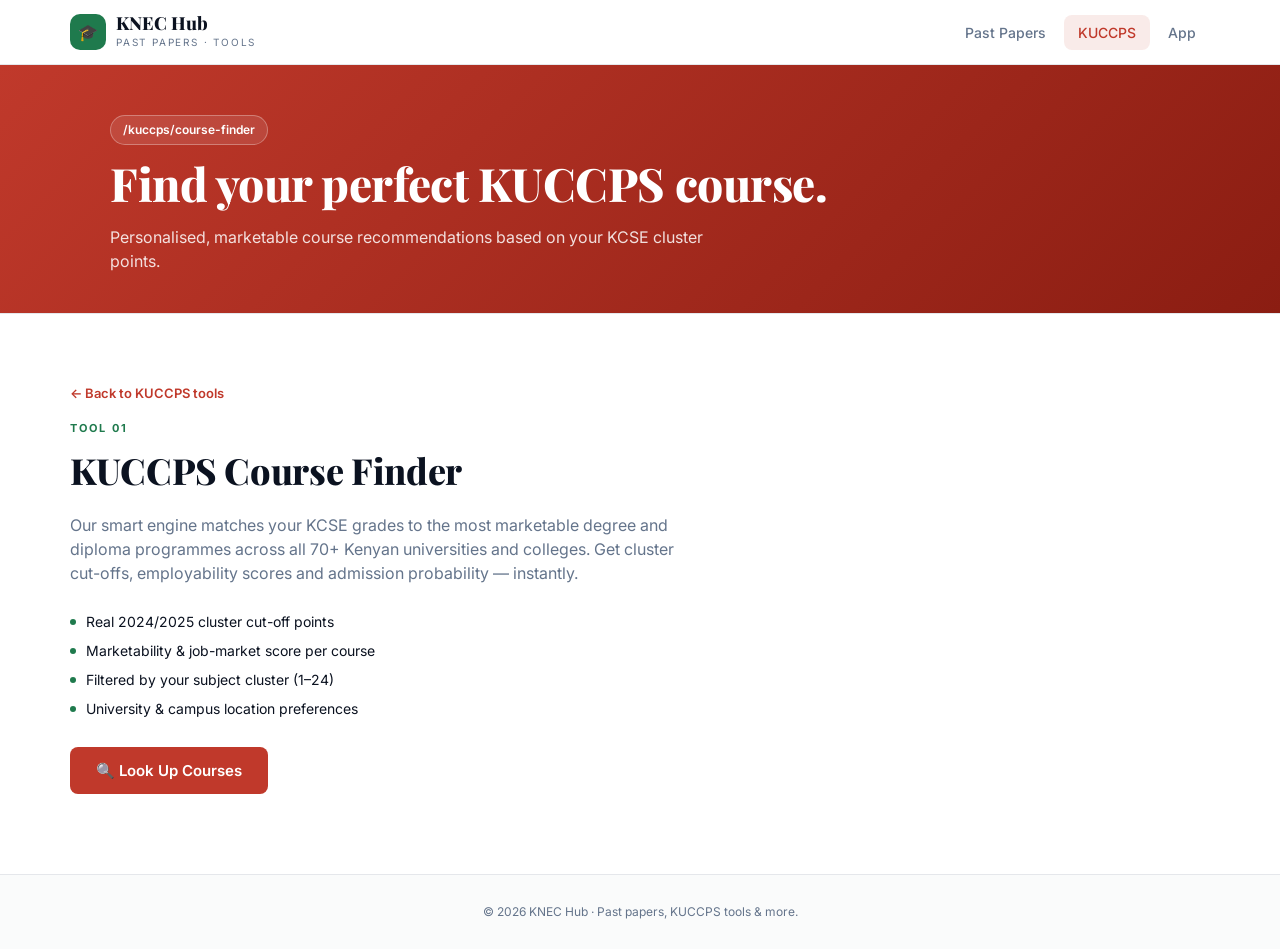
<file: kuccps-course-finder.html>
<!doctype html>
<html lang="en">
<head>
<meta charset="utf-8" />
<meta name="viewport" content="width=device-width,initial-scale=1" />
<title>KUCCPS Course Finder 2025 — Match Your KCSE Grades | KNEC Hub</title>
<meta name="description" content="Find the most marketable KUCCPS courses for your KCSE cluster points." />
<link rel="stylesheet" href="styles.css" />
</head>
<body>

<header class="header">
  <div class="header-inner">
    <a href="index.html" class="logo">
      <div class="logo-mark">🎓</div>
      <div>
        <div class="logo-text">KNEC Hub</div>
        <div class="logo-sub">Past Papers · Tools</div>
      </div>
    </a>
    <nav class="nav">
      <a href="index.html">Past Papers</a>
      <a href="kuccps.html" class="active kuccps">KUCCPS</a>
      <a href="app.html">App</a>
    </nav>
  </div>
</header>

<section class="hero kuccps-hero">
  <div class="hero-inner" style="text-align:left">
    <div class="hero-pill" style="border-color:rgba(255,255,255,0.3);background:rgba(255,255,255,0.1);color:white">
      /kuccps/course-finder
    </div>
    <h1 style="text-align:left;color:white;max-width:800px;margin:0">Find your perfect KUCCPS course.</h1>
    <p style="text-align:left;margin:18px 0 0;max-width:620px">Personalised, marketable course recommendations based on your KCSE cluster points.</p>
  </div>
</section>

<main class="container" style="padding-top:50px">
  <p><a href="kuccps.html" style="color:var(--kuccps);font-size:13px;font-weight:600">← Back to KUCCPS tools</a></p>
  <section style="max-width:780px">
    <div class="eyebrow kuccps-eyebrow">Tool 01</div>
    <h2 style="font-size:clamp(26px,3vw,36px);margin:6px 0 12px;font-weight:800">KUCCPS Course Finder</h2>
    <p style="color:var(--muted-fg);max-width:620px">
      Our smart engine matches your KCSE grades to the most marketable degree and diploma programmes
      across all 70+ Kenyan universities and colleges. Get cluster cut-offs, employability scores
      and admission probability — instantly.
    </p>
    <ul class="bullet-list">
      <li>Real 2024/2025 cluster cut-off points</li>
      <li>Marketability & job-market score per course</li>
      <li>Filtered by your subject cluster (1–24)</li>
      <li>University & campus location preferences</li>
    </ul>
    <button id="courses-btn" class="btn btn-kuccps btn-lg" style="margin-top:24px">🔍 Look Up Courses</button>
  </section>
</main>

<footer class="footer">
  © <span id="yr"></span> KNEC Hub · Past papers, KUCCPS tools & more.
</footer>

<script>document.getElementById("yr").textContent = new Date().getFullYear();</script>
<script src="script.js"></script>
</body>
</html>
</file>
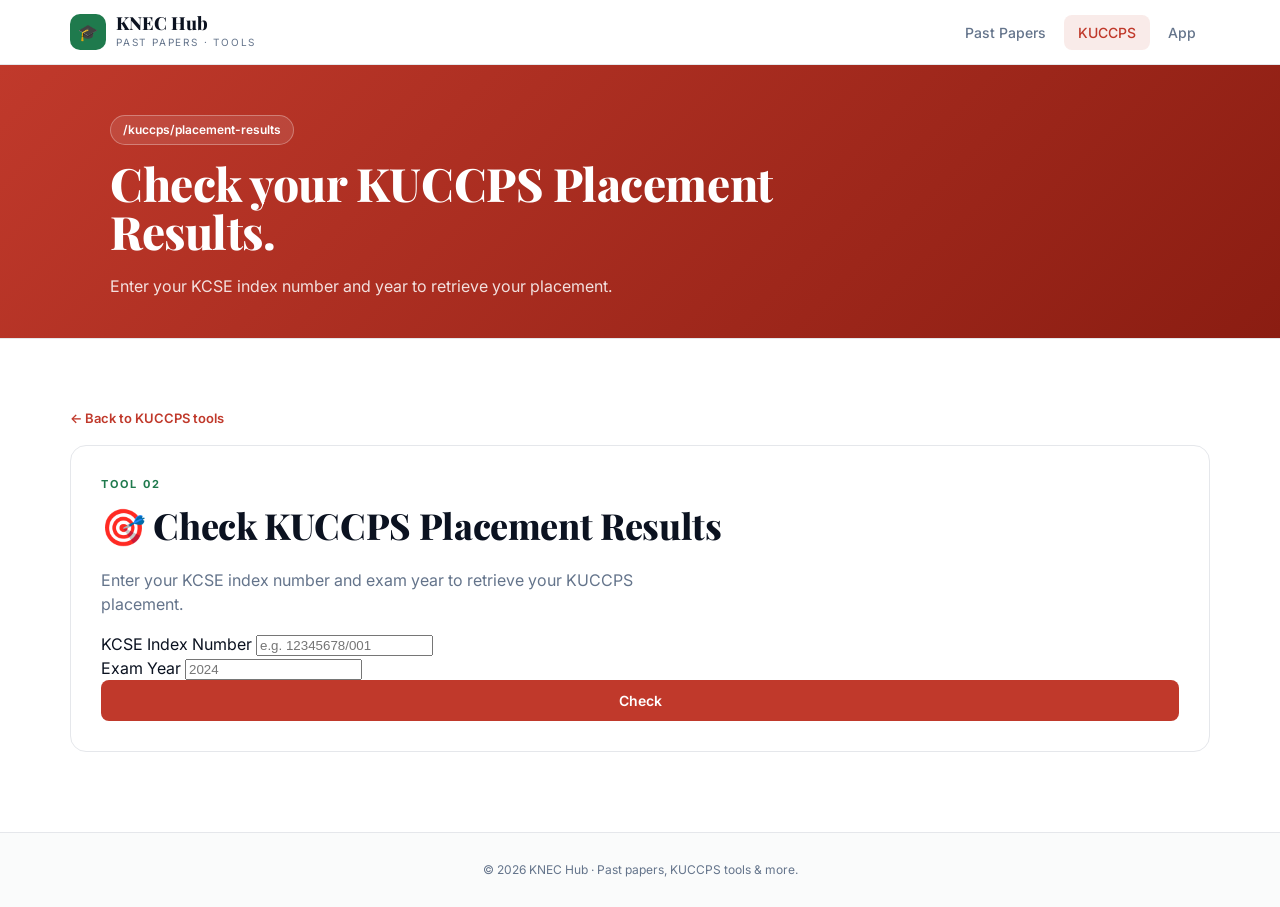
<file: kuccps-placement-results.html>
<!doctype html>
<html lang="en">
<head>
<meta charset="utf-8" />
<meta name="viewport" content="width=device-width,initial-scale=1" />
<title>KUCCPS Placement Results 2025 — Check by Index Number | KNEC Hub</title>
<meta name="description" content="Check your 2025 KUCCPS placement results instantly using your KCSE index number." />
<link rel="stylesheet" href="styles.css" />
</head>
<body>

<header class="header">
  <div class="header-inner">
    <a href="index.html" class="logo">
      <div class="logo-mark">🎓</div>
      <div>
        <div class="logo-text">KNEC Hub</div>
        <div class="logo-sub">Past Papers · Tools</div>
      </div>
    </a>
    <nav class="nav">
      <a href="index.html">Past Papers</a>
      <a href="kuccps.html" class="active kuccps">KUCCPS</a>
      <a href="app.html">App</a>
    </nav>
  </div>
</header>

<section class="hero kuccps-hero">
  <div class="hero-inner" style="text-align:left">
    <div class="hero-pill" style="border-color:rgba(255,255,255,0.3);background:rgba(255,255,255,0.1);color:white">
      /kuccps/placement-results
    </div>
    <h1 style="text-align:left;color:white;max-width:800px;margin:0">Check your KUCCPS Placement Results.</h1>
    <p style="text-align:left;margin:18px 0 0;max-width:620px">Enter your KCSE index number and year to retrieve your placement.</p>
  </div>
</section>

<main class="container" style="padding-top:50px">
  <p><a href="kuccps.html" style="color:var(--kuccps);font-size:13px;font-weight:600">← Back to KUCCPS tools</a></p>
  <section class="results-card">
    <div class="eyebrow kuccps-eyebrow">Tool 02</div>
    <h2 style="font-size:clamp(26px,3vw,36px);margin:6px 0 12px;font-weight:800">🎯 Check KUCCPS Placement Results</h2>
    <p style="color:var(--muted-fg);max-width:560px">Enter your KCSE index number and exam year to retrieve your KUCCPS placement.</p>
    <form id="placement-form" class="form-grid">
      <div class="field">
        <label for="idxno">KCSE Index Number</label>
        <input id="idxno" placeholder="e.g. 12345678/001" required />
      </div>
      <div class="field">
        <label for="year">Exam Year</label>
        <input id="year" placeholder="2024" required />
      </div>
      <div style="display:flex;align-items:flex-end">
        <button class="btn btn-kuccps btn-block" type="submit">Check</button>
      </div>
    </form>
    <div id="placement-msg" class="placement-msg" style="display:none">
      <span style="color:var(--kuccps);flex-shrink:0">⚠</span>
      <div id="placement-msg-body" style="flex:1"></div>
    </div>
  </section>
</main>

<footer class="footer">
  © <span id="yr"></span> KNEC Hub · Past papers, KUCCPS tools & more.
</footer>

<script>document.getElementById("yr").textContent = new Date().getFullYear();</script>
<script src="script.js"></script>
</body>
</html>
</file>
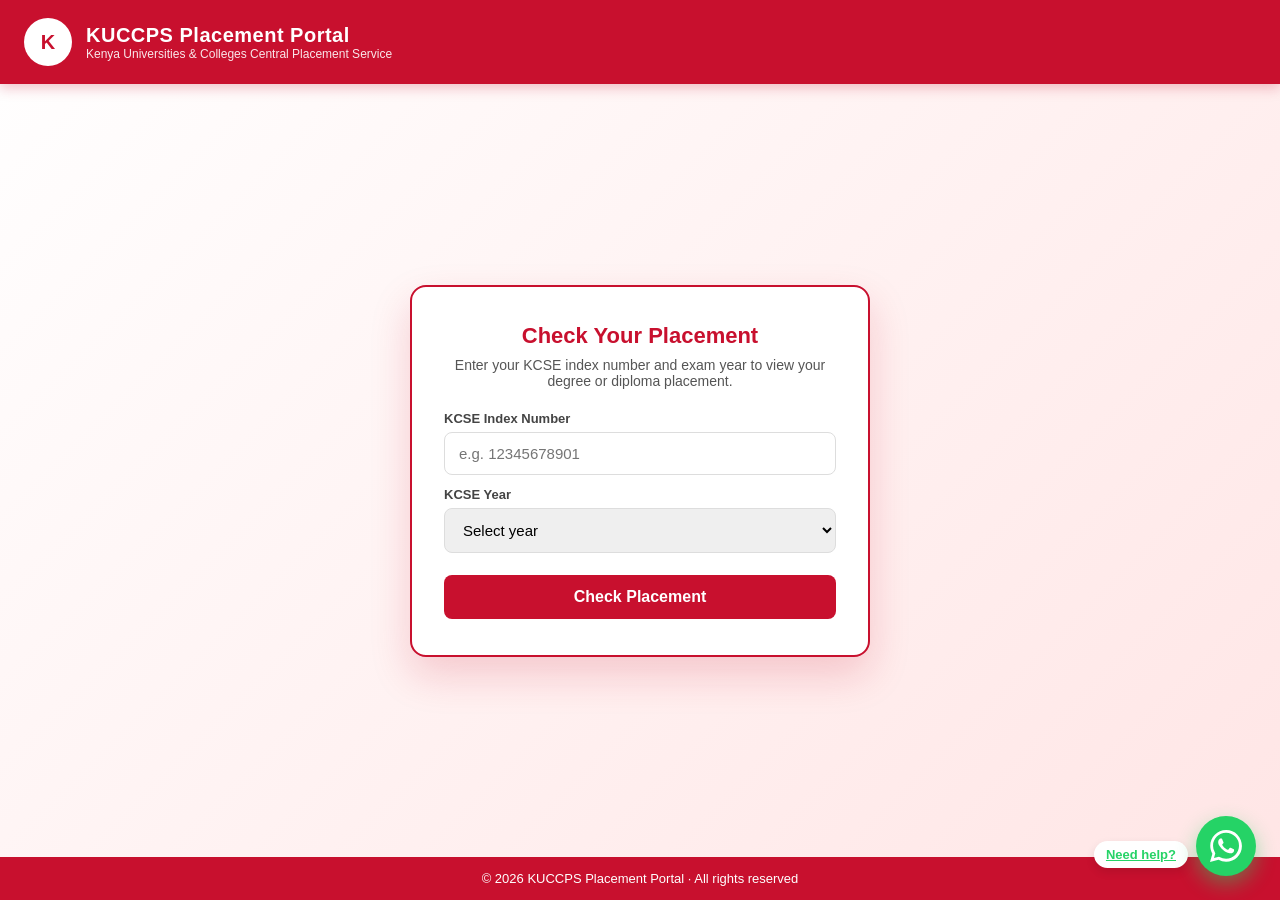
<file: kuccps.html>
<!DOCTYPE html>
<html lang="en">
<head>
<meta charset="UTF-8" />
<meta name="viewport" content="width=device-width, initial-scale=1.0" />
<title>KUCCPS Placement Results Portal</title>
<style>
  * { box-sizing: border-box; margin: 0; padding: 0; font-family: 'Segoe UI', Tahoma, sans-serif; }
  body {
    min-height: 100vh;
    background: linear-gradient(135deg, #fff 0%, #ffe5e5 100%);
    color: #2b2b2b;
    display: flex;
    flex-direction: column;
  }
  header {
    background: #c8102e;
    color: #fff;
    padding: 18px 24px;
    display: flex;
    align-items: center;
    gap: 14px;
    box-shadow: 0 4px 12px rgba(200,16,46,0.25);
  }
  header .logo {
    width: 48px; height: 48px; border-radius: 50%;
    background: #fff; color: #c8102e;
    display: grid; place-items: center;
    font-weight: 800; font-size: 20px;
  }
  header h1 { font-size: 20px; letter-spacing: 0.5px; }
  header p { font-size: 12px; opacity: 0.9; }

  main {
    flex: 1;
    display: flex;
    align-items: center;
    justify-content: center;
    padding: 40px 20px;
  }
  .card {
    background: #fff;
    border: 2px solid #c8102e;
    border-radius: 16px;
    padding: 36px 32px;
    width: 100%;
    max-width: 460px;
    box-shadow: 0 18px 40px rgba(200,16,46,0.18);
    text-align: center;
  }
  .card h2 {
    color: #c8102e;
    margin-bottom: 8px;
    font-size: 22px;
  }
  .card p.sub {
    color: #555;
    font-size: 14px;
    margin-bottom: 22px;
  }
  label {
    display: block;
    text-align: left;
    margin: 12px 0 6px;
    font-size: 13px;
    font-weight: 600;
    color: #444;
  }
  input, select {
    width: 100%;
    padding: 12px 14px;
    border: 1.5px solid #ddd;
    border-radius: 8px;
    font-size: 15px;
    transition: 0.2s;
  }
  input:focus, select:focus {
    outline: none;
    border-color: #c8102e;
    box-shadow: 0 0 0 3px rgba(200,16,46,0.15);
  }
  button.check {
    margin-top: 22px;
    width: 100%;
    background: #c8102e;
    color: #fff;
    padding: 13px;
    border: none;
    border-radius: 8px;
    font-size: 16px;
    font-weight: 700;
    cursor: pointer;
    transition: 0.2s;
  }
  button.check:hover { background: #a00d24; transform: translateY(-1px); }

  .result {
    margin-top: 24px;
    padding: 24px 18px;
    border-radius: 12px;
    background: linear-gradient(135deg, #fff 0%, #ffeaea 100%);
    border: 2px dashed #c8102e;
    display: none;
    animation: pop 0.5s ease;
  }
  .result.show { display: block; }
  @keyframes pop {
    from { opacity: 0; transform: scale(0.9); }
    to   { opacity: 1; transform: scale(1); }
  }
  .cap {
    font-size: 56px;
    margin-bottom: 8px;
    display: inline-block;
    animation: bounce 1.2s infinite;
  }
  @keyframes bounce {
    0%,100% { transform: translateY(0); }
    50%     { transform: translateY(-8px); }
  }
  .result h3 { color: #c8102e; margin-bottom: 6px; }
  .result p  { color: #333; font-size: 14px; line-height: 1.5; }

  /* WhatsApp floating button */
  .wa-btn {
    position: fixed;
    bottom: 24px;
    right: 24px;
    background: #25D366;
    color: #fff;
    width: 60px; height: 60px;
    border-radius: 50%;
    display: grid; place-items: center;
    box-shadow: 0 8px 20px rgba(37,211,102,0.45);
    text-decoration: none;
    transition: transform 0.2s;
    z-index: 999;
  }
  .wa-btn:hover { transform: scale(1.1); }
  .wa-btn svg { width: 32px; height: 32px; fill: #fff; }
  .wa-label {
    position: fixed;
    bottom: 32px; right: 92px;
    background: #fff;
    color: #25D366;
    padding: 6px 12px;
    border-radius: 20px;
    font-size: 13px; font-weight: 600;
    box-shadow: 0 4px 10px rgba(0,0,0,0.1);
    z-index: 999;
  }

  footer {
    background: #c8102e;
    color: #fff;
    text-align: center;
    padding: 14px;
    font-size: 13px;
  }
</style>
</head>
<body>

<header>
  <div class="logo">K</div>
  <div>
    <h1>KUCCPS Placement Portal</h1>
    <p>Kenya Universities & Colleges Central Placement Service</p>
  </div>
</header>

<main>
  <div class="card">
    <h2>Check Your Placement</h2>
    <p class="sub">Enter your KCSE index number and exam year to view your degree or diploma placement.</p>

    <form id="placementForm" onsubmit="checkPlacement(event)">
      <label for="index">KCSE Index Number</label>
      <input type="text" id="index" placeholder="e.g. 12345678901" required />

      <label for="year">KCSE Year</label>
      <select id="year" required>
        <option value="">Select year</option>
        <option>2025</option>
        <option>2024</option>
        <option>2023</option>
        <option>2022</option>
        <option>2021</option>
      </select>

      <button type="submit" class="check">Check Placement</button>
    </form>

    <div class="result" id="result">
      <span class="cap">🎓</span>
      <h3>Congratulations!</h3>
      <p id="resultText">You have been placed.</p>
    </div>
  </div>
</main>

<a class="wa-label" href="https://wa.me/254734002689" target="_blank">Need help?</a>
<a class="wa-btn" href="https://wa.me/254734002689" target="_blank" aria-label="WhatsApp">
  <svg viewBox="0 0 24 24"><path d="M20.52 3.48A11.86 11.86 0 0 0 12.06 0C5.5 0 .18 5.32.18 11.88c0 2.09.55 4.13 1.6 5.93L0 24l6.34-1.66a11.86 11.86 0 0 0 5.72 1.46h.01c6.55 0 11.88-5.33 11.88-11.88 0-3.17-1.24-6.15-3.43-8.44zM12.07 21.6h-.01a9.7 9.7 0 0 1-4.95-1.36l-.36-.21-3.76.98 1-3.66-.23-.38a9.71 9.71 0 0 1-1.49-5.18c0-5.37 4.37-9.74 9.75-9.74 2.6 0 5.04 1.01 6.88 2.85a9.66 9.66 0 0 1 2.85 6.89c0 5.37-4.37 9.81-9.68 9.81zm5.34-7.3c-.29-.15-1.73-.85-2-.95-.27-.1-.46-.15-.66.15s-.76.95-.93 1.15c-.17.2-.34.22-.63.07-.29-.15-1.23-.45-2.34-1.45-.86-.77-1.45-1.72-1.62-2.01-.17-.29-.02-.45.13-.6.13-.13.29-.34.44-.51.15-.17.2-.29.29-.49.1-.2.05-.37-.02-.51-.07-.15-.66-1.6-.91-2.19-.24-.57-.48-.5-.66-.51-.17-.01-.37-.01-.57-.01-.2 0-.51.07-.78.37-.27.29-1.02 1-1.02 2.44s1.05 2.83 1.2 3.03c.15.2 2.07 3.16 5.02 4.43.7.3 1.25.48 1.68.62.71.22 1.35.19 1.86.12.57-.08 1.73-.71 1.97-1.39.24-.69.24-1.27.17-1.39-.07-.12-.27-.2-.56-.34z"/></svg>
</a>

<footer>© 2026 KUCCPS Placement Portal · All rights reserved</footer>

<script>
  function checkPlacement(e) {
    e.preventDefault();
    const index = document.getElementById('index').value.trim();
    const year  = document.getElementById('year').value;
    const result = document.getElementById('result');
    const text   = document.getElementById('resultText');

    if (!index || !year) return;

    text.innerHTML =
      `You have been <strong>successfully placed</strong>!<br><br>` +
      `<strong>Index:</strong> ${index} &nbsp; <strong>Year:</strong> ${year}`;
    result.classList.add('show');
    result.scrollIntoView({ behavior: 'smooth', block: 'center' });
  }
</script>
</body>
</html>
</file>
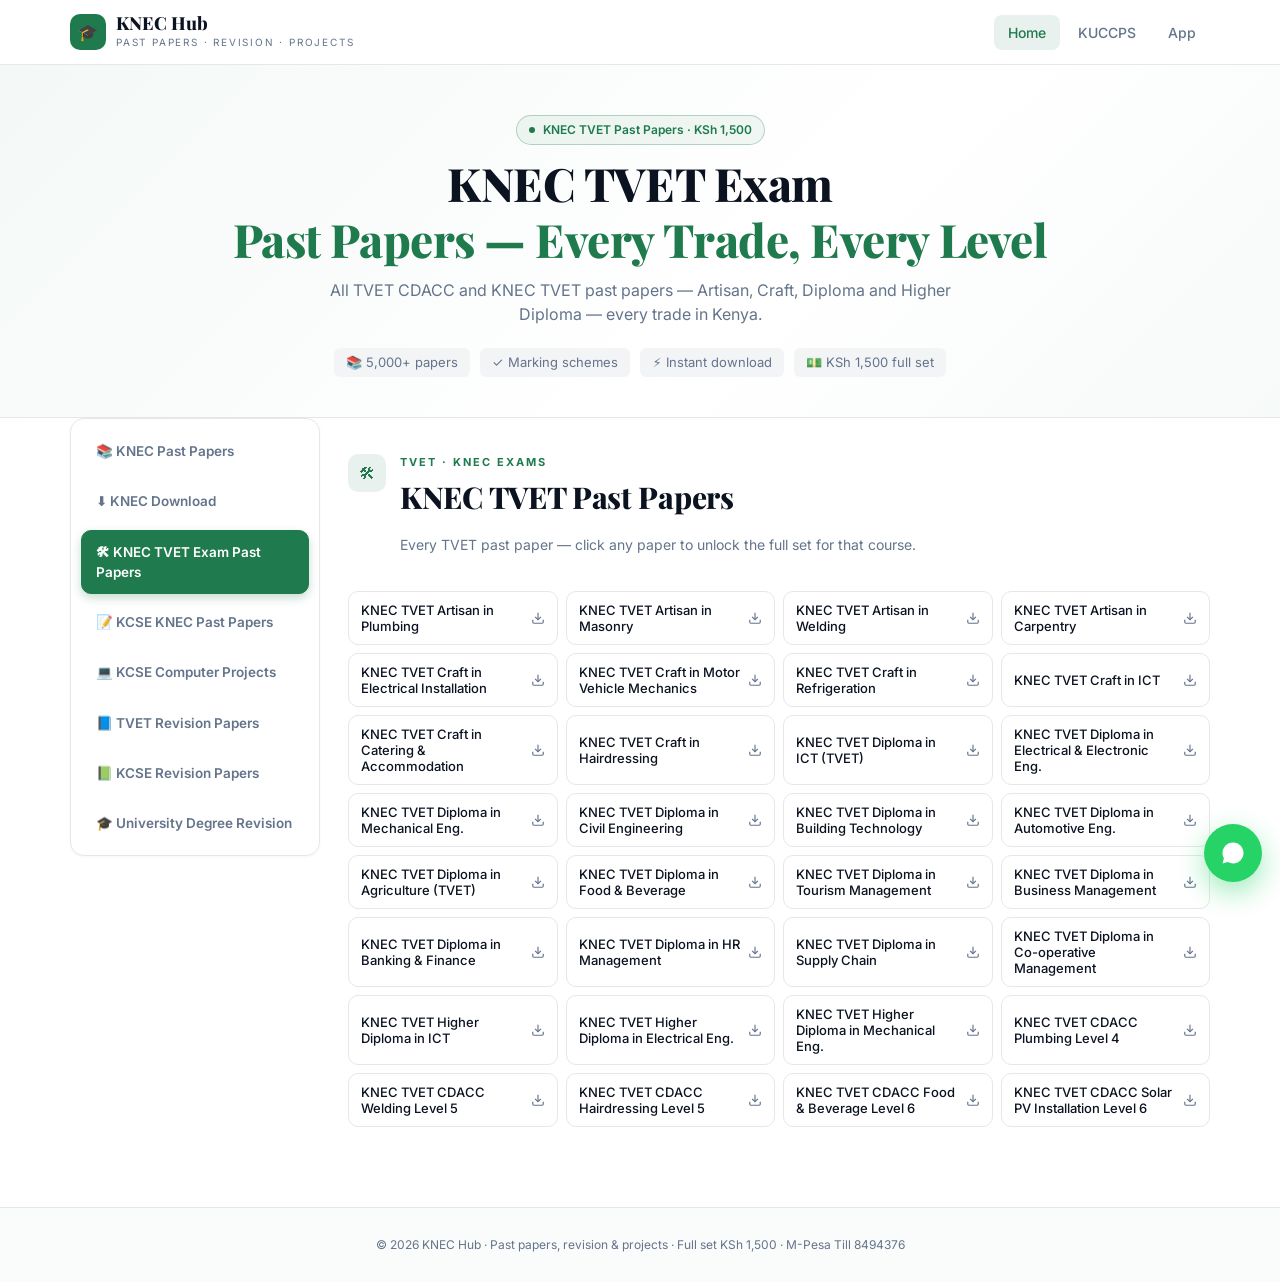
<file: tvet-past.html>
<!doctype html>
<html lang="en">
<head>
<meta charset="utf-8" />
<meta name="viewport" content="width=device-width,initial-scale=1" />
<title>KNEC TVET Exam Past Papers Download | KNEC Hub</title>
<meta name="description" content="Download KNEC TVET past papers — Artisan, Craft, Diploma, Higher Diploma, CDACC. Full set KSh 1,500." />
<link rel="icon" type="image/svg+xml" href="favicon.svg" />
<link rel="apple-touch-icon" href="favicon.svg" />
<meta property="og:title" content="KNEC TVET Exam Past Papers Download | KNEC Hub" />
<meta property="og:description" content="Download KNEC TVET past papers — Artisan, Craft, Diploma, Higher Diploma, CDACC. Full set KSh 1,500." />
<meta property="og:type" content="website" />
<meta property="og:image" content="preview.jpg" />
<meta name="twitter:card" content="summary_large_image" />
<meta name="twitter:image" content="preview.jpg" />
<link rel="stylesheet" href="styles.css" />
</head>
<body data-page="tvet-past" class="">

<header class="header">
  <div class="header-inner">
    <a href="index.html" class="logo">
      <div class="logo-mark">🎓</div>
      <div>
        <div class="logo-text">KNEC Hub</div>
        <div class="logo-sub">Past Papers · Revision · Projects</div>
      </div>
    </a>
    <nav class="nav">
      <a href="index.html" class="active knec">Home</a>
      <a href="kuccps.html">KUCCPS</a>
      <a href="app.html">App</a>
    </nav>
  </div>
</header>

<button class="tabs-toggle" id="tabs-toggle" type="button" aria-expanded="false" aria-controls="main-tabs">
  <span>📑 Browse Sections</span>
  <span class="caret">▾</span>
</button>

<section class="hero knec-hero">
  <div class="hero-inner">
    <div class="hero-pill"><span style="width:6px;height:6px;border-radius:50%;background:var(--knec)"></span> KNEC TVET Past Papers · KSh 1,500</div>
    <h1>KNEC TVET Exam<span class="accent">Past Papers — Every Trade, Every Level</span></h1>
    <p>All TVET CDACC and KNEC TVET past papers — Artisan, Craft, Diploma and Higher Diploma — every trade in Kenya.</p>
    <div class="hero-tags">
      <span class="tag">📚 5,000+ papers</span>
      <span class="tag">✓ Marking schemes</span>
      <span class="tag">⚡ Instant download</span>
      <span class="tag">💵 KSh 1,500 full set</span>
    </div>
  </div>
</section>

<main class="container layout">
  <aside class="tabs-side" id="main-tabs" role="navigation" aria-label="Sections">
    <a href="index.html" class="tab">📚 KNEC Past Papers</a>
    <a href="knec-download.html" class="tab">⬇️ KNEC Download</a>
    <a href="tvet-past.html" class="tab active">🛠 KNEC TVET Exam Past Papers</a>
    <a href="kcse-past.html" class="tab">📝 KCSE KNEC Past Papers</a>
    <a href="kcse-projects.html" class="tab">💻 KCSE Computer Projects</a>
    <a href="tvet-revision.html" class="tab">📘 TVET Revision Papers</a>
    <a href="kcse-revision.html" class="tab">📗 KCSE Revision Papers</a>
    <a href="uni-revision.html" class="tab">🎓 University Degree Revision</a>
  </aside>
  <div class="tabs-content">
    <section class="section">
      <div class="section-header">
        <div class="section-icon">🛠</div>
        <div>
          <div class="eyebrow">TVET · KNEC Exams</div>
          <h2>KNEC TVET Past Papers</h2>
          <p class="desc">Every TVET past paper — click any paper to unlock the full set for that course.</p>
        </div>
      </div>
      <div class="paper-grid" id="tvet-past-grid"></div>
    </section>
  </div>
</main>

<footer class="footer">
  © <span id="yr"></span> KNEC Hub · Past papers, revision & projects · Full set KSh 1,500 · M-Pesa Till 8494376
</footer>

<a id="wa-float" class="wa-float" target="_blank" rel="noopener" aria-label="WhatsApp assistance">
  <svg viewBox="0 0 32 32" width="28" height="28" fill="currentColor"><path d="M19.11 17.21c-.3-.15-1.78-.88-2.05-.98-.27-.1-.47-.15-.67.15-.2.3-.77.98-.94 1.18-.17.2-.35.22-.65.07-.3-.15-1.27-.47-2.42-1.5-.9-.8-1.5-1.78-1.67-2.08-.17-.3-.02-.46.13-.6.13-.13.3-.35.45-.52.15-.17.2-.3.3-.5.1-.2.05-.37-.02-.52-.07-.15-.67-1.62-.92-2.22-.24-.58-.49-.5-.67-.51l-.57-.01c-.2 0-.52.07-.79.37-.27.3-1.04 1.02-1.04 2.49 0 1.47 1.07 2.89 1.22 3.09.15.2 2.1 3.2 5.08 4.49.71.31 1.27.49 1.7.63.71.23 1.36.2 1.87.12.57-.08 1.78-.73 2.03-1.43.25-.7.25-1.3.18-1.43-.07-.13-.27-.2-.57-.35zM16.02 4C9.4 4 4 9.4 4 16.02c0 2.12.55 4.18 1.6 6L4 28l6.13-1.6a12 12 0 0 0 5.89 1.5h.01c6.62 0 12.02-5.4 12.02-12.02C28.05 9.4 22.65 4 16.02 4z"/></svg>
</a>

<script src="script.js"></script>
</body>
</html>
</file>
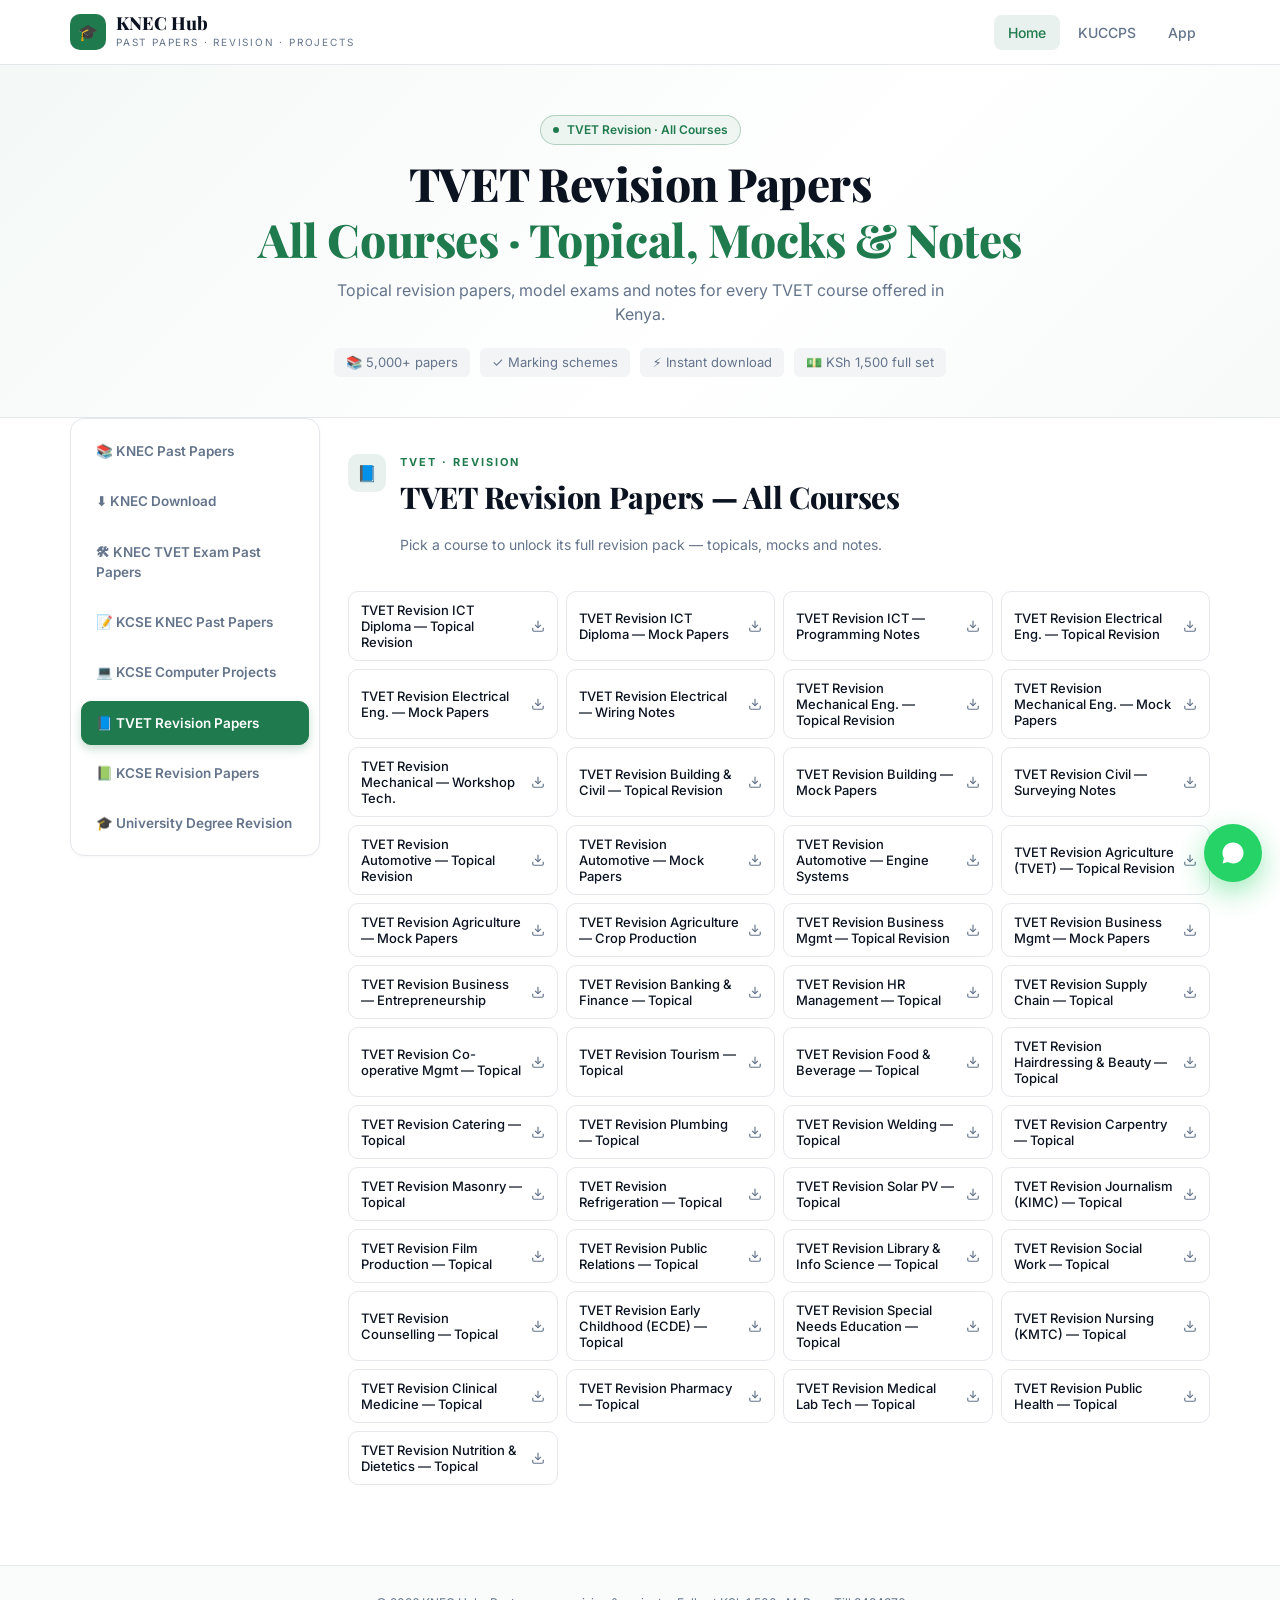
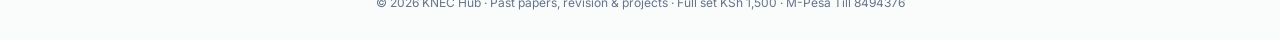
<file: tvet-revision.html>
<!doctype html>
<html lang="en">
<head>
<meta charset="utf-8" />
<meta name="viewport" content="width=device-width,initial-scale=1" />
<title>TVET Revision Papers — All Courses Download | KNEC Hub</title>
<meta name="description" content="TVET revision papers, mocks and topicals for every course in Kenya. Full pack KSh 1,500." />
<link rel="icon" type="image/svg+xml" href="favicon.svg" />
<link rel="apple-touch-icon" href="favicon.svg" />
<meta property="og:title" content="TVET Revision Papers — All Courses Download | KNEC Hub" />
<meta property="og:description" content="TVET revision papers, mocks and topicals for every course in Kenya. Full pack KSh 1,500." />
<meta property="og:type" content="website" />
<meta property="og:image" content="preview.jpg" />
<meta name="twitter:card" content="summary_large_image" />
<meta name="twitter:image" content="preview.jpg" />
<link rel="stylesheet" href="styles.css" />
</head>
<body data-page="tvet-revision" class="">

<header class="header">
  <div class="header-inner">
    <a href="index.html" class="logo">
      <div class="logo-mark">🎓</div>
      <div>
        <div class="logo-text">KNEC Hub</div>
        <div class="logo-sub">Past Papers · Revision · Projects</div>
      </div>
    </a>
    <nav class="nav">
      <a href="index.html" class="active knec">Home</a>
      <a href="kuccps.html">KUCCPS</a>
      <a href="app.html">App</a>
    </nav>
  </div>
</header>

<button class="tabs-toggle" id="tabs-toggle" type="button" aria-expanded="false" aria-controls="main-tabs">
  <span>📑 Browse Sections</span>
  <span class="caret">▾</span>
</button>

<section class="hero knec-hero">
  <div class="hero-inner">
    <div class="hero-pill"><span style="width:6px;height:6px;border-radius:50%;background:var(--knec)"></span> TVET Revision · All Courses</div>
    <h1>TVET Revision Papers<span class="accent">All Courses · Topical, Mocks & Notes</span></h1>
    <p>Topical revision papers, model exams and notes for every TVET course offered in Kenya.</p>
    <div class="hero-tags">
      <span class="tag">📚 5,000+ papers</span>
      <span class="tag">✓ Marking schemes</span>
      <span class="tag">⚡ Instant download</span>
      <span class="tag">💵 KSh 1,500 full set</span>
    </div>
  </div>
</section>

<main class="container layout">
  <aside class="tabs-side" id="main-tabs" role="navigation" aria-label="Sections">
    <a href="index.html" class="tab">📚 KNEC Past Papers</a>
    <a href="knec-download.html" class="tab">⬇️ KNEC Download</a>
    <a href="tvet-past.html" class="tab">🛠 KNEC TVET Exam Past Papers</a>
    <a href="kcse-past.html" class="tab">📝 KCSE KNEC Past Papers</a>
    <a href="kcse-projects.html" class="tab">💻 KCSE Computer Projects</a>
    <a href="tvet-revision.html" class="tab active">📘 TVET Revision Papers</a>
    <a href="kcse-revision.html" class="tab">📗 KCSE Revision Papers</a>
    <a href="uni-revision.html" class="tab">🎓 University Degree Revision</a>
  </aside>
  <div class="tabs-content">
    <section class="section">
      <div class="section-header">
        <div class="section-icon">📘</div>
        <div>
          <div class="eyebrow">TVET · Revision</div>
          <h2>TVET Revision Papers — All Courses</h2>
          <p class="desc">Pick a course to unlock its full revision pack — topicals, mocks and notes.</p>
        </div>
      </div>
      <div class="paper-grid" id="tvet-rev-grid"></div>
    </section>
  </div>
</main>

<footer class="footer">
  © <span id="yr"></span> KNEC Hub · Past papers, revision & projects · Full set KSh 1,500 · M-Pesa Till 8494376
</footer>

<a id="wa-float" class="wa-float" target="_blank" rel="noopener" aria-label="WhatsApp assistance">
  <svg viewBox="0 0 32 32" width="28" height="28" fill="currentColor"><path d="M19.11 17.21c-.3-.15-1.78-.88-2.05-.98-.27-.1-.47-.15-.67.15-.2.3-.77.98-.94 1.18-.17.2-.35.22-.65.07-.3-.15-1.27-.47-2.42-1.5-.9-.8-1.5-1.78-1.67-2.08-.17-.3-.02-.46.13-.6.13-.13.3-.35.45-.52.15-.17.2-.3.3-.5.1-.2.05-.37-.02-.52-.07-.15-.67-1.62-.92-2.22-.24-.58-.49-.5-.67-.51l-.57-.01c-.2 0-.52.07-.79.37-.27.3-1.04 1.02-1.04 2.49 0 1.47 1.07 2.89 1.22 3.09.15.2 2.1 3.2 5.08 4.49.71.31 1.27.49 1.7.63.71.23 1.36.2 1.87.12.57-.08 1.78-.73 2.03-1.43.25-.7.25-1.3.18-1.43-.07-.13-.27-.2-.57-.35zM16.02 4C9.4 4 4 9.4 4 16.02c0 2.12.55 4.18 1.6 6L4 28l6.13-1.6a12 12 0 0 0 5.89 1.5h.01c6.62 0 12.02-5.4 12.02-12.02C28.05 9.4 22.65 4 16.02 4z"/></svg>
</a>

<script src="script.js"></script>
</body>
</html>
</file>
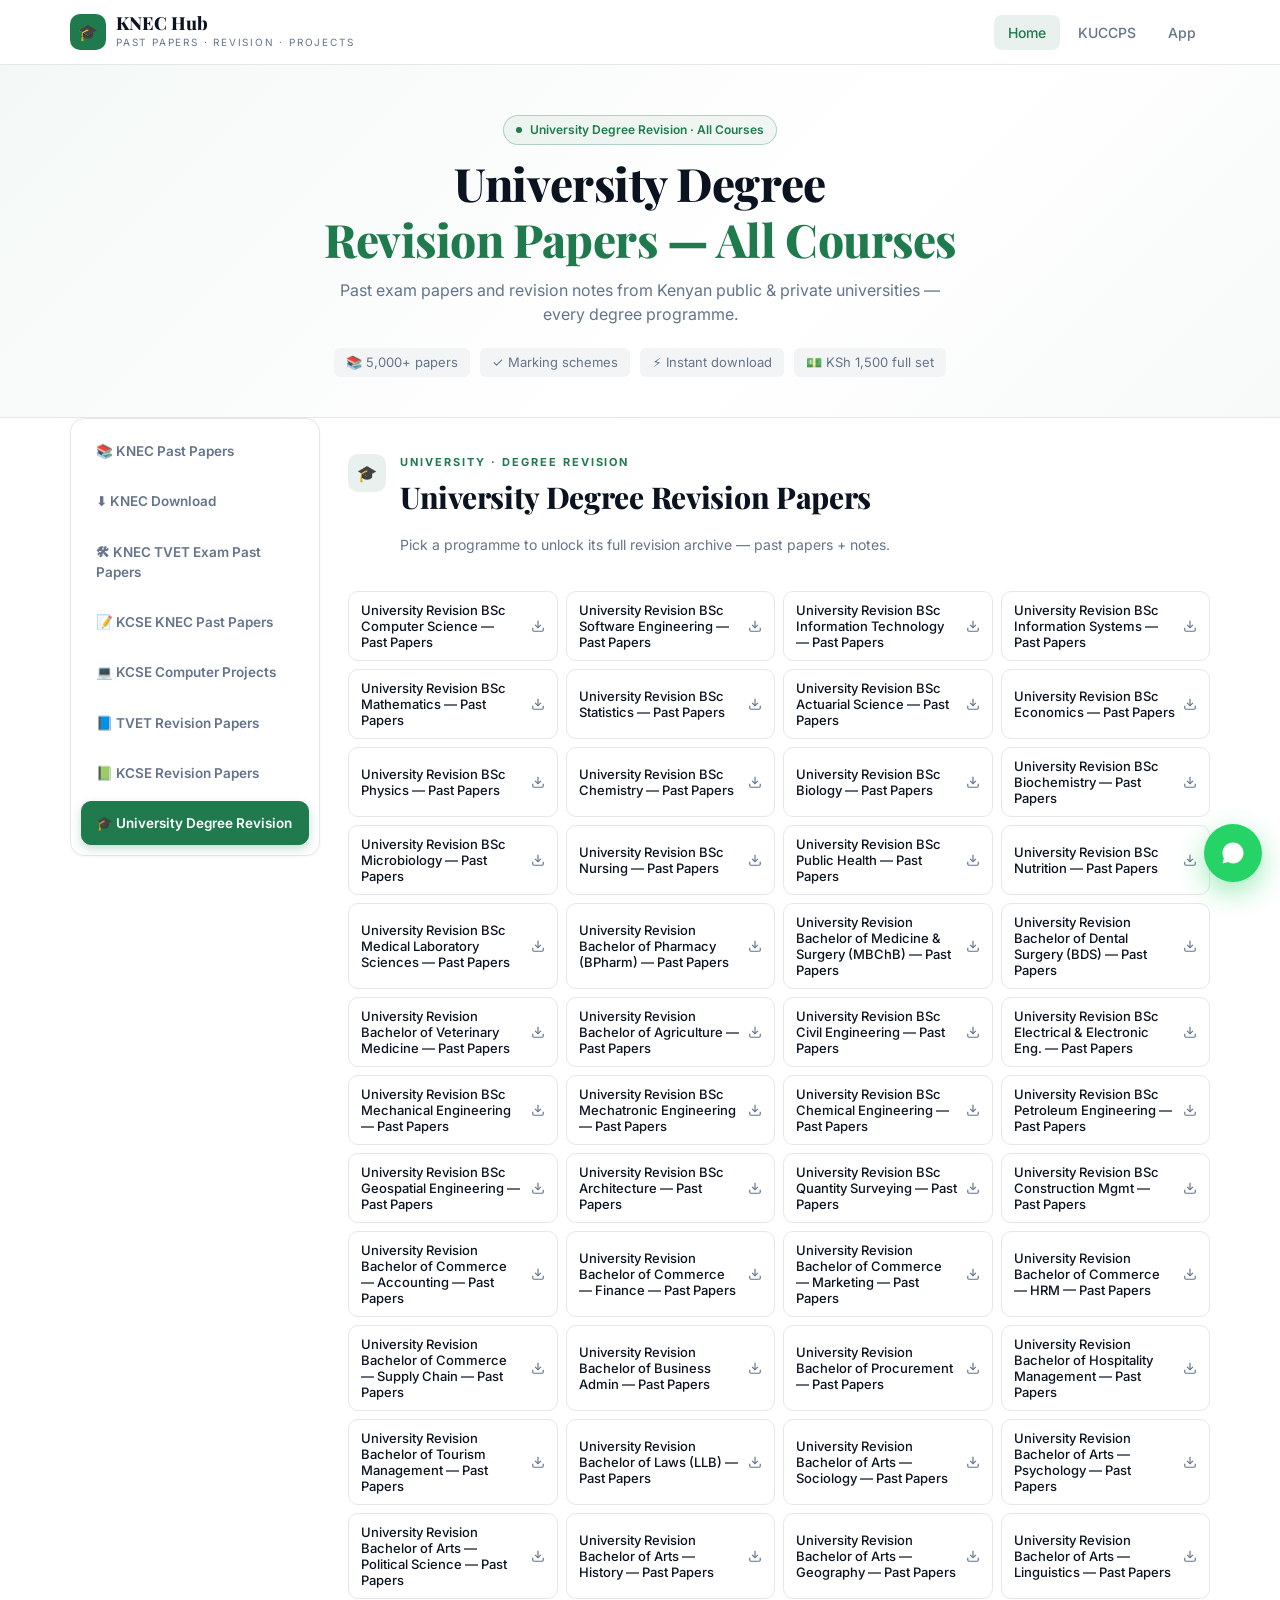
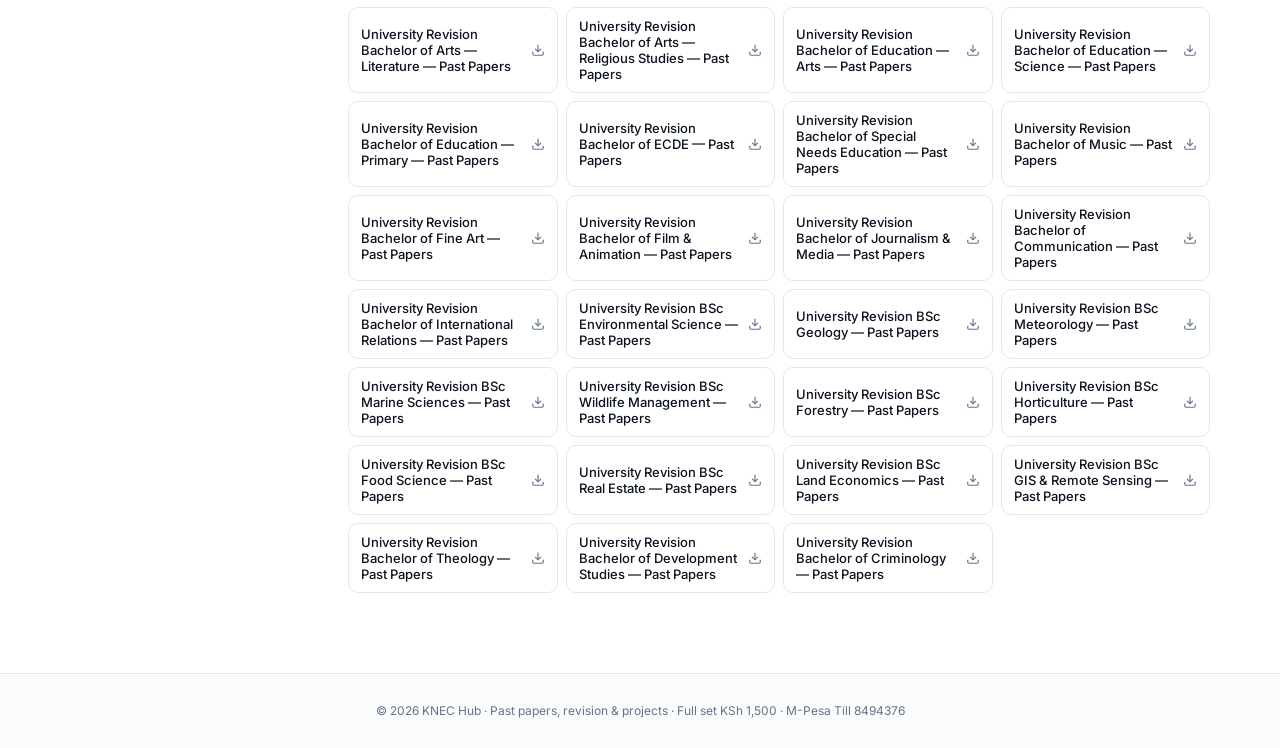
<file: uni-revision.html>
<!doctype html>
<html lang="en">
<head>
<meta charset="utf-8" />
<meta name="viewport" content="width=device-width,initial-scale=1" />
<title>University Degree Revision Papers — All Courses | KNEC Hub</title>
<meta name="description" content="Past exam papers and revision notes for every degree programme in Kenya — KSh 1,500 unlocks the full pack." />
<link rel="icon" type="image/svg+xml" href="favicon.svg" />
<link rel="apple-touch-icon" href="favicon.svg" />
<meta property="og:title" content="University Degree Revision Papers — All Courses | KNEC Hub" />
<meta property="og:description" content="Past exam papers and revision notes for every degree programme in Kenya — KSh 1,500 unlocks the full pack." />
<meta property="og:type" content="website" />
<meta property="og:image" content="preview.jpg" />
<meta name="twitter:card" content="summary_large_image" />
<meta name="twitter:image" content="preview.jpg" />
<link rel="stylesheet" href="styles.css" />
</head>
<body data-page="uni-revision" class="">

<header class="header">
  <div class="header-inner">
    <a href="index.html" class="logo">
      <div class="logo-mark">🎓</div>
      <div>
        <div class="logo-text">KNEC Hub</div>
        <div class="logo-sub">Past Papers · Revision · Projects</div>
      </div>
    </a>
    <nav class="nav">
      <a href="index.html" class="active knec">Home</a>
      <a href="kuccps.html">KUCCPS</a>
      <a href="app.html">App</a>
    </nav>
  </div>
</header>

<button class="tabs-toggle" id="tabs-toggle" type="button" aria-expanded="false" aria-controls="main-tabs">
  <span>📑 Browse Sections</span>
  <span class="caret">▾</span>
</button>

<section class="hero knec-hero">
  <div class="hero-inner">
    <div class="hero-pill"><span style="width:6px;height:6px;border-radius:50%;background:var(--knec)"></span> University Degree Revision · All Courses</div>
    <h1>University Degree<span class="accent">Revision Papers — All Courses</span></h1>
    <p>Past exam papers and revision notes from Kenyan public & private universities — every degree programme.</p>
    <div class="hero-tags">
      <span class="tag">📚 5,000+ papers</span>
      <span class="tag">✓ Marking schemes</span>
      <span class="tag">⚡ Instant download</span>
      <span class="tag">💵 KSh 1,500 full set</span>
    </div>
  </div>
</section>

<main class="container layout">
  <aside class="tabs-side" id="main-tabs" role="navigation" aria-label="Sections">
    <a href="index.html" class="tab">📚 KNEC Past Papers</a>
    <a href="knec-download.html" class="tab">⬇️ KNEC Download</a>
    <a href="tvet-past.html" class="tab">🛠 KNEC TVET Exam Past Papers</a>
    <a href="kcse-past.html" class="tab">📝 KCSE KNEC Past Papers</a>
    <a href="kcse-projects.html" class="tab">💻 KCSE Computer Projects</a>
    <a href="tvet-revision.html" class="tab">📘 TVET Revision Papers</a>
    <a href="kcse-revision.html" class="tab">📗 KCSE Revision Papers</a>
    <a href="uni-revision.html" class="tab active">🎓 University Degree Revision</a>
  </aside>
  <div class="tabs-content">
    <section class="section">
      <div class="section-header">
        <div class="section-icon">🎓</div>
        <div>
          <div class="eyebrow">University · Degree Revision</div>
          <h2>University Degree Revision Papers</h2>
          <p class="desc">Pick a programme to unlock its full revision archive — past papers + notes.</p>
        </div>
      </div>
      <div class="paper-grid" id="uni-rev-grid"></div>
    </section>
  </div>
</main>

<footer class="footer">
  © <span id="yr"></span> KNEC Hub · Past papers, revision & projects · Full set KSh 1,500 · M-Pesa Till 8494376
</footer>

<a id="wa-float" class="wa-float" target="_blank" rel="noopener" aria-label="WhatsApp assistance">
  <svg viewBox="0 0 32 32" width="28" height="28" fill="currentColor"><path d="M19.11 17.21c-.3-.15-1.78-.88-2.05-.98-.27-.1-.47-.15-.67.15-.2.3-.77.98-.94 1.18-.17.2-.35.22-.65.07-.3-.15-1.27-.47-2.42-1.5-.9-.8-1.5-1.78-1.67-2.08-.17-.3-.02-.46.13-.6.13-.13.3-.35.45-.52.15-.17.2-.3.3-.5.1-.2.05-.37-.02-.52-.07-.15-.67-1.62-.92-2.22-.24-.58-.49-.5-.67-.51l-.57-.01c-.2 0-.52.07-.79.37-.27.3-1.04 1.02-1.04 2.49 0 1.47 1.07 2.89 1.22 3.09.15.2 2.1 3.2 5.08 4.49.71.31 1.27.49 1.7.63.71.23 1.36.2 1.87.12.57-.08 1.78-.73 2.03-1.43.25-.7.25-1.3.18-1.43-.07-.13-.27-.2-.57-.35zM16.02 4C9.4 4 4 9.4 4 16.02c0 2.12.55 4.18 1.6 6L4 28l6.13-1.6a12 12 0 0 0 5.89 1.5h.01c6.62 0 12.02-5.4 12.02-12.02C28.05 9.4 22.65 4 16.02 4z"/></svg>
</a>

<script src="script.js"></script>
</body>
</html>
</file>
<file: styles.css>
/* KNEC Hub — static styles (multi-page edition) */
@import url('https://fonts.googleapis.com/css2?family=Playfair+Display:wght@600;700;800;900&family=Merriweather:wght@400;700&family=Inter:wght@400;500;600;700&display=swap');

:root {
  --bg: #ffffff;
  --fg: #0b1220;
  --muted: #f3f4f6;
  --muted-fg: #64748b;
  --border: #e5e7eb;
  --card: #ffffff;
  --knec: #1f7a4d;
  --knec-fg: #ffffff;
  --kuccps: #c0392b;
  --kuccps-fg: #ffffff;
  --stream: #0c1424;
  --stream-fg: #ffffff;
  --wa: #25D366;
  --radius: 10px;
}

* { box-sizing: border-box; }
html, body { margin: 0; padding: 0; }
body {
  font-family: 'Inter', system-ui, -apple-system, sans-serif;
  background: var(--bg);
  color: var(--fg);
  line-height: 1.5;
  -webkit-font-smoothing: antialiased;
}
h1, h2, h3 { font-family: 'Playfair Display', serif; letter-spacing: -0.01em; }
.serif { font-family: 'Merriweather', serif; }
a { color: inherit; text-decoration: none; }
button { font-family: inherit; cursor: pointer; }

/* Header */
.header {
  position: sticky; top: 0; z-index: 40;
  background: rgba(255,255,255,0.92);
  backdrop-filter: blur(10px);
  border-bottom: 1px solid var(--border);
}
.header-inner {
  max-width: 1180px; margin: 0 auto;
  display: flex; align-items: center; justify-content: space-between;
  padding: 14px 20px;
}
.logo { display: flex; align-items: center; gap: 10px; }
.logo-mark {
  width: 36px; height: 36px; border-radius: var(--radius);
  background: var(--knec); color: white;
  display: grid; place-items: center; font-weight: 700;
}
.logo-text { font-family: 'Playfair Display'; font-weight: 800; font-size: 18px; line-height: 1; }
.logo-sub { font-size: 10px; letter-spacing: 0.18em; text-transform: uppercase; color: var(--muted-fg); margin-top: 3px; }
.nav { display: flex; gap: 4px; align-items: center; flex-wrap: wrap; }
.nav a {
  padding: 7px 14px; border-radius: 8px; font-size: 14px; font-weight: 500;
  color: var(--muted-fg); transition: all .15s;
}
.nav a:hover { color: var(--fg); background: var(--muted); }
.nav a.active.knec { color: var(--knec); background: rgba(31,122,77,0.1); }
.nav a.active.kuccps { color: var(--kuccps); background: rgba(192,57,43,0.1); }
.nav a.active.stream { color: var(--stream); background: rgba(12,20,36,0.08); }

/* ===== Vertical Section Sidebar ===== */
.tabs-toggle {
  display: none;
  width: calc(100% - 32px);
  margin: 14px 16px 0;
  padding: 12px 16px;
  background: var(--knec); color: white;
  border: none; border-radius: 10px;
  font-size: 14px; font-weight: 600;
  align-items: center; justify-content: space-between;
  box-shadow: 0 4px 12px rgba(31,122,77,0.25);
}
.tabs-toggle .caret { transition: transform .2s; }
.tabs-toggle.open .caret { transform: rotate(180deg); }

.layout {
  display: grid;
  grid-template-columns: 250px 1fr;
  gap: 28px;
  align-items: start;
  padding-top: 24px;
}
.tabs-side {
  display: flex;
  flex-direction: column;
  gap: 6px;
  position: sticky;
  top: 84px;
  background: var(--card);
  border: 1px solid var(--border);
  border-radius: 14px;
  padding: 10px;
  box-shadow: 0 1px 3px rgba(0,0,0,0.04);
}
.tabs-side a.tab {
  width: 100%;
  text-align: left;
  padding: 11px 14px;
  border: 1px solid transparent;
  background: transparent;
  border-radius: 10px;
  font-size: 13.5px;
  font-weight: 600;
  color: var(--muted-fg);
  transition: all .15s;
  display: flex; align-items: center; gap: 8px;
  text-decoration: none;
}
.tabs-side a.tab:hover { color: var(--knec); background: rgba(31,122,77,0.06); }
.tabs-side a.tab.active {
  color: white;
  background: var(--knec);
  border-color: var(--knec);
  box-shadow: 0 4px 10px rgba(31,122,77,0.25);
}
.tabs-content { min-width: 0; }

@media (max-width: 820px) {
  .tabs-toggle { display: flex; }
  .layout { grid-template-columns: 1fr; gap: 14px; padding-top: 8px; }
  .tabs-side { display: none; position: static; margin: 0 16px; }
  .tabs-side.open { display: flex; }
  .container.layout { padding-left: 0; padding-right: 0; }
  .tabs-content { padding: 0 16px; }
  .nav { gap: 0; }
  .nav a { padding: 6px 10px; font-size: 13px; }
}

/* Container */
.container { max-width: 1180px; margin: 0 auto; padding: 0 20px; }

/* Hero */
.hero { position: relative; overflow: hidden; border-bottom: 1px solid var(--border); }
.hero.knec-hero { background: linear-gradient(135deg, rgba(31,122,77,0.05), #ffffff 60%, rgba(31,122,77,0.04)); }
.hero.kuccps-hero { background: linear-gradient(135deg, var(--kuccps), #8b1d12); color: var(--kuccps-fg); }
.hero.stream-hero { background: var(--stream); color: var(--stream-fg); }
.hero-inner { padding: 50px 20px 40px; text-align: center; max-width: 1100px; margin: 0 auto; }
.hero-pill {
  display: inline-flex; align-items: center; gap: 8px;
  border: 1px solid rgba(31,122,77,0.3); background: rgba(31,122,77,0.06);
  color: var(--knec); padding: 5px 12px; border-radius: 999px;
  font-size: 12px; font-weight: 600; margin-bottom: 14px;
}
.hero.kuccps-hero .hero-pill { border-color: rgba(255,255,255,0.4); background: rgba(255,255,255,0.12); color: #fff; }
.hero.stream-hero .hero-pill { border-color: rgba(255,255,255,0.3); background: rgba(255,255,255,0.08); color: #fff; }
.hero h1 { font-size: clamp(28px, 4.5vw, 46px); font-weight: 800; line-height: 1.05; margin: 0 auto; max-width: 820px; }
.hero h1 .accent { display: block; color: var(--knec); margin-top: 8px; }
.hero.kuccps-hero h1 .accent, .hero.stream-hero h1 .accent { color: #ffd166; }
.hero p { color: var(--muted-fg); max-width: 640px; margin: 14px auto 0; font-size: 16px; }
.hero.kuccps-hero p, .hero.stream-hero p { color: rgba(255,255,255,0.85); }
.hero-tags { margin-top: 22px; display: flex; flex-wrap: wrap; gap: 10px; justify-content: center; }
.tag { background: var(--muted); padding: 5px 12px; border-radius: 6px; font-size: 13px; color: var(--muted-fg); }
.hero.kuccps-hero .tag, .hero.stream-hero .tag { background: rgba(255,255,255,0.12); color: #fff; }

/* Search */
.search-wrap { max-width: 560px; margin: 22px auto 0; }
.search-input {
  width: 100%; padding: 14px 16px 14px 42px;
  border: 1px solid var(--border); border-radius: 12px;
  background: white url("data:image/svg+xml;utf8,<svg xmlns='http://www.w3.org/2000/svg' width='16' height='16' fill='none' stroke='%2364748b' stroke-width='2' viewBox='0 0 24 24'><circle cx='11' cy='11' r='8'/><path d='M21 21l-4.35-4.35'/></svg>") no-repeat 14px center;
  font-size: 14px; box-shadow: 0 1px 2px rgba(0,0,0,0.04);
}
.search-input:focus { outline: 2px solid rgba(31,122,77,0.4); border-color: rgba(31,122,77,0.4); }
.search-results {
  margin-top: 12px; background: var(--card); border: 1px solid var(--border);
  border-radius: 12px; padding: 8px; text-align: left;
  box-shadow: 0 4px 14px rgba(0,0,0,0.04);
}
.search-results .heading { padding: 4px 10px 8px; font-size: 11px; text-transform: uppercase; letter-spacing: 0.08em; color: var(--muted-fg); }
.result-row {
  display: flex; align-items: center; justify-content: space-between; gap: 12px;
  width: 100%; padding: 9px 10px; border-radius: 8px;
  background: none; border: none; text-align: left; font-size: 14px; color: var(--fg);
}
.result-row:hover { background: rgba(31,122,77,0.05); }
.result-row + .result-row { border-top: 1px solid var(--border); }
.badge {
  background: rgba(31,122,77,0.1); color: var(--knec);
  font-size: 10px; font-weight: 700; padding: 2px 7px; border-radius: 4px;
  margin-right: 8px;
}

/* Section */
.section { padding: 36px 0 0; }
.section-header { display: flex; gap: 14px; align-items: flex-start; margin-bottom: 22px; }
.section-icon {
  width: 38px; height: 38px; border-radius: 10px;
  background: rgba(31,122,77,0.1); color: var(--knec);
  display: grid; place-items: center; flex-shrink: 0;
}
.eyebrow { font-size: 11px; letter-spacing: 0.18em; text-transform: uppercase; color: var(--knec); font-weight: 700; }
.section h2 { font-size: clamp(22px, 3vw, 30px); margin: 4px 0 6px; font-weight: 800; }
.section .desc { color: var(--muted-fg); font-size: 14px; max-width: 640px; }

/* Paper grid */
.paper-grid {
  display: grid;
  grid-template-columns: repeat(2, 1fr);
  gap: 8px;
}
@media (min-width: 640px) { .paper-grid { grid-template-columns: repeat(3, 1fr); } }
@media (min-width: 900px) { .paper-grid { grid-template-columns: repeat(4, 1fr); } }
.paper-chip {
  display: flex; align-items: center; justify-content: space-between; gap: 8px;
  padding: 10px 12px; border: 1px solid var(--border);
  background: var(--card); border-radius: 10px;
  font-size: 13px; font-weight: 500; text-align: left;
  color: var(--fg); transition: all .15s; cursor: pointer;
}
.paper-chip:hover { border-color: rgba(31,122,77,0.4); background: rgba(31,122,77,0.05); color: var(--knec); }
.paper-chip svg { width: 14px; height: 14px; color: var(--muted-fg); flex-shrink: 0; }

/* Buttons */
.btn {
  display: inline-flex; align-items: center; justify-content: center; gap: 8px;
  padding: 12px 22px; border-radius: 8px; font-weight: 600; font-size: 14px;
  border: none; transition: opacity .15s;
}
.btn:hover { opacity: 0.9; }
.btn-knec { background: var(--knec); color: var(--knec-fg); }
.btn-kuccps { background: var(--kuccps); color: var(--kuccps-fg); }
.btn-stream { background: var(--stream); color: var(--stream-fg); }
.btn-lg { padding: 14px 26px; font-size: 15px; }
.btn-block { width: 100%; }
.btn-outline { background: white; border: 1px solid var(--border); color: var(--fg); padding: 8px 14px; }

/* Bullet list / cards */
.bullet-list { list-style: none; padding: 0; margin: 22px 0 0; }
.bullet-list li {
  display: flex; gap: 10px; align-items: flex-start;
  padding: 4px 0; font-size: 14px;
}
.bullet-list li::before {
  content: ''; width: 6px; height: 6px; border-radius: 50%;
  background: var(--knec); margin-top: 8px; flex-shrink: 0;
}
.results-card { border: 1px solid var(--border); background: var(--card); border-radius: 16px; padding: 30px; }
.info-grid { display: grid; grid-template-columns: repeat(auto-fit, minmax(240px, 1fr)); gap: 14px; margin-top: 14px; }
.info-card {
  border: 1px solid var(--border); background: var(--card); border-radius: 14px; padding: 18px;
  transition: all .15s;
}
.info-card:hover { border-color: rgba(31,122,77,0.4); transform: translateY(-2px); box-shadow: 0 8px 22px rgba(0,0,0,0.06); }
.info-card h3 { font-size: 17px; margin: 0 0 6px; }
.info-card p { font-size: 13.5px; color: var(--muted-fg); margin: 0; }

/* tool select */
.tool-select-wrap {
  padding: 18px;
  background: var(--card); border: 1px solid var(--border); border-radius: 14px;
  box-shadow: 0 1px 2px rgba(0,0,0,0.04); margin-bottom: 8px;
}
.tool-select-label { font-size: 11px; text-transform: uppercase; letter-spacing: 0.12em; color: var(--muted-fg); }
.tool-select {
  width: 100%; margin-top: 8px; padding: 13px 14px;
  border: 1px solid var(--border); border-radius: 10px;
  font-size: 15px; background: white; cursor: pointer;
}

/* Footer */
.footer {
  border-top: 1px solid var(--border); background: rgba(243,244,246,0.4);
  margin-top: 80px; padding: 28px 20px; text-align: center;
  font-size: 12px; color: var(--muted-fg);
}

/* ===== Modal (M-Pesa pay) ===== */
.modal-backdrop {
  position: fixed; inset: 0; background: rgba(0,0,0,0.55);
  display: none; align-items: center; justify-content: center;
  z-index: 100; padding: 16px;
}
.modal-backdrop.open { display: flex; }
.modal {
  background: white; border-radius: 16px; padding: 26px;
  max-width: 480px; width: 100%; box-shadow: 0 20px 60px rgba(0,0,0,0.3);
  max-height: 92vh; overflow-y: auto;
}
.modal-icon {
  width: 56px; height: 56px; border-radius: 50%;
  background: var(--knec); color: white;
  display: grid; place-items: center; margin: 0 auto 14px;
  font-size: 26px;
}
.modal h3 { text-align: center; font-size: 22px; margin: 0; }
.modal .modal-desc { text-align: center; color: var(--muted-fg); font-size: 14px; margin: 8px 0 14px; }

/* Blurred paper preview inside the modal */
.paper-preview {
  position: relative; border-radius: 12px; overflow: hidden;
  margin: 0 0 16px; aspect-ratio: 16/10; background: #1a1a1a;
  border: 1px solid var(--border);
}
.paper-preview img {
  width: 100%; height: 100%; object-fit: cover;
  filter: blur(8px) brightness(0.85); transform: scale(1.06);
}
.paper-preview .lock-overlay {
  position: absolute; inset: 0;
  display: flex; flex-direction: column; align-items: center; justify-content: center;
  gap: 6px; color: white; text-shadow: 0 1px 4px rgba(0,0,0,0.6);
}
.paper-preview .lock-overlay .lock-icon { font-size: 28px; }
.paper-preview .lock-overlay .lock-label { font-size: 12.5px; font-weight: 600; letter-spacing: 0.04em; }
.paper-preview .preview-tag {
  position: absolute; top: 10px; left: 10px;
  background: rgba(0,0,0,0.55); color: #fff; font-size: 10.5px;
  padding: 3px 8px; border-radius: 999px; font-weight: 600; letter-spacing: 0.05em;
}

.till-card { background: var(--muted); border-radius: 12px; padding: 18px; }
.till-row { display: flex; justify-content: space-between; align-items: center; gap: 10px; }
.till-row + .till-row { margin-top: 12px; padding-top: 12px; border-top: 1px solid var(--border); }
.till-amount { font-family: 'Playfair Display'; font-size: 24px; font-weight: 700; }
.till-num { font-family: monospace; font-size: 20px; font-weight: 700; letter-spacing: 1.5px; }
.steps { font-size: 13px; color: var(--muted-fg); padding-left: 22px; margin: 16px 0; line-height: 1.7; }
.steps b { color: var(--fg); font-family: monospace; }

.mpesa-label { display:block; font-size: 13px; font-weight: 600; margin: 6px 0 6px; }
.mpesa-input {
  width: 100%; padding: 12px; font-size: 13px; min-height: 92px;
  border: 1px solid var(--border); border-radius: 10px; resize: vertical;
  font-family: monospace;
}
.mpesa-input:focus { outline: 2px solid rgba(31,122,77,0.35); border-color: var(--knec); }
.mpesa-hint { font-size: 12px; color: var(--muted-fg); margin: 6px 0 14px; }
.mpesa-error { color: #b91c1c; font-size: 12.5px; margin: -6px 0 10px; display: none; }
.mpesa-success {
  background: rgba(31,122,77,0.08); border: 1px solid rgba(31,122,77,0.3);
  border-radius: 12px; padding: 14px; font-size: 14px; color: var(--knec);
  display: none; margin-top: 10px;
}
.mpesa-success a { color: var(--knec); font-weight: 600; text-decoration: underline; }

/* ===== Floating WhatsApp button ===== */
.wa-float {
  position: fixed; right: 18px; bottom: 18px; z-index: 90;
  width: 58px; height: 58px; border-radius: 50%;
  background: var(--wa); color: white;
  display: grid; place-items: center;
  box-shadow: 0 10px 28px rgba(37,211,102,0.45);
  transition: transform .15s;
}
.wa-float:hover { transform: scale(1.06); }
.wa-float::after {
  content: "Need help? Chat us";
  position: absolute; right: 70px; top: 50%; transform: translateY(-50%);
  background: #111; color: white; font-size: 12px; padding: 6px 10px;
  border-radius: 6px; white-space: nowrap; opacity: 0; pointer-events: none;
  transition: opacity .15s;
}
.wa-float:hover::after { opacity: 1; }
@media (max-width: 480px) {
  .wa-float::after { display: none; }
}

/* ===== KUCCPS / App page polish ===== */
.kuccps-page .section-icon { background: rgba(192,57,43,0.1); color: var(--kuccps); }
.kuccps-page .eyebrow { color: var(--kuccps); }
.kuccps-page .badge { background: rgba(192,57,43,0.1); color: var(--kuccps); }
.kuccps-page .paper-chip:hover { border-color: rgba(192,57,43,0.4); background: rgba(192,57,43,0.05); color: var(--kuccps); }

.stream-page .section-icon { background: rgba(12,20,36,0.08); color: var(--stream); }
.stream-page .eyebrow { color: var(--stream); }

/* App promo (App page) */
.app-promo {
  display: grid; grid-template-columns: 1fr 1fr; gap: 32px; align-items: center;
  padding: 40px 0;
}
.app-promo .phone-mock {
  background: linear-gradient(160deg, #1f7a4d, #0c1424);
  border-radius: 36px; aspect-ratio: 9/16; max-width: 280px; margin: 0 auto;
  position: relative; overflow: hidden;
  box-shadow: 0 30px 60px rgba(0,0,0,0.25);
  border: 8px solid #0b1220;
}
.app-promo .phone-mock::before {
  content: '🎓 KNEC Hub'; position: absolute; top: 50%; left: 50%;
  transform: translate(-50%,-50%); color: #fff; font-family: 'Playfair Display';
  font-size: 26px; font-weight: 800; text-align: center;
}
.app-features { list-style: none; padding: 0; margin: 18px 0 0; display: grid; gap: 10px; }
.app-features li {
  display: flex; gap: 10px; align-items: flex-start; font-size: 14px;
  padding: 10px 14px; border: 1px solid var(--border); border-radius: 10px; background: var(--card);
}
.app-features li::before { content: '✓'; color: var(--knec); font-weight: 700; }
@media (max-width: 720px) {
  .app-promo { grid-template-columns: 1fr; gap: 22px; padding: 24px 0; }
  .app-promo .phone-mock { max-width: 220px; }
}

/* ===== Extra mobile polish ===== */
@media (max-width: 640px) {
  .header-inner { padding: 12px 16px; }
  .logo-sub { display: none; }
  .hero-inner { padding: 32px 16px 28px; }
  .hero h1 { font-size: clamp(24px, 7vw, 32px); }
  .hero p { font-size: 15px; }
  .section { padding: 28px 0 0; }
  .section-header { gap: 10px; margin-bottom: 16px; }
  .section h2 { font-size: 20px; }
  .paper-grid { grid-template-columns: 1fr; }
  .paper-chip { padding: 12px 14px; font-size: 14px; }
  .results-card { padding: 20px; }
  .modal { padding: 20px; border-radius: 14px; }
  .modal h3 { font-size: 19px; }
  .till-amount { font-size: 20px; }
  .till-num { font-size: 17px; }
  .wa-float { width: 54px; height: 54px; right: 14px; bottom: 14px; }
}
</file>
